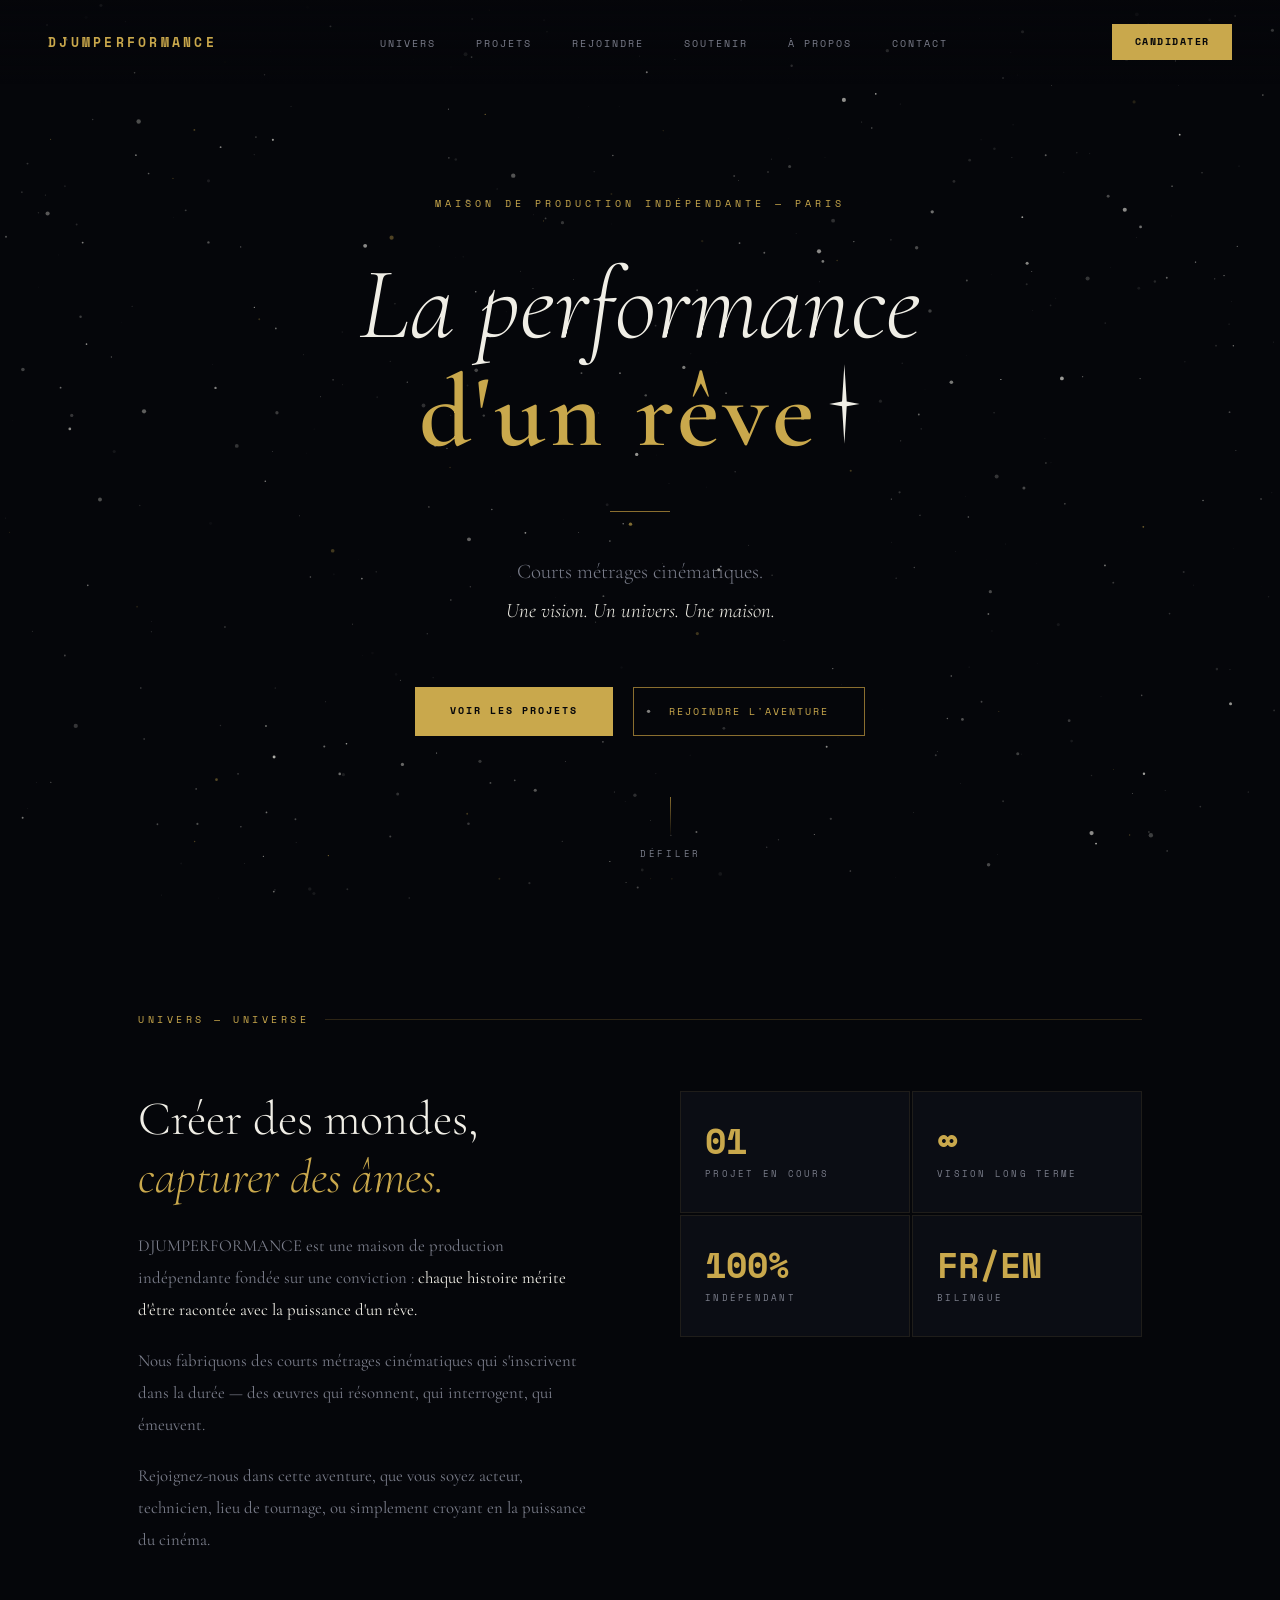
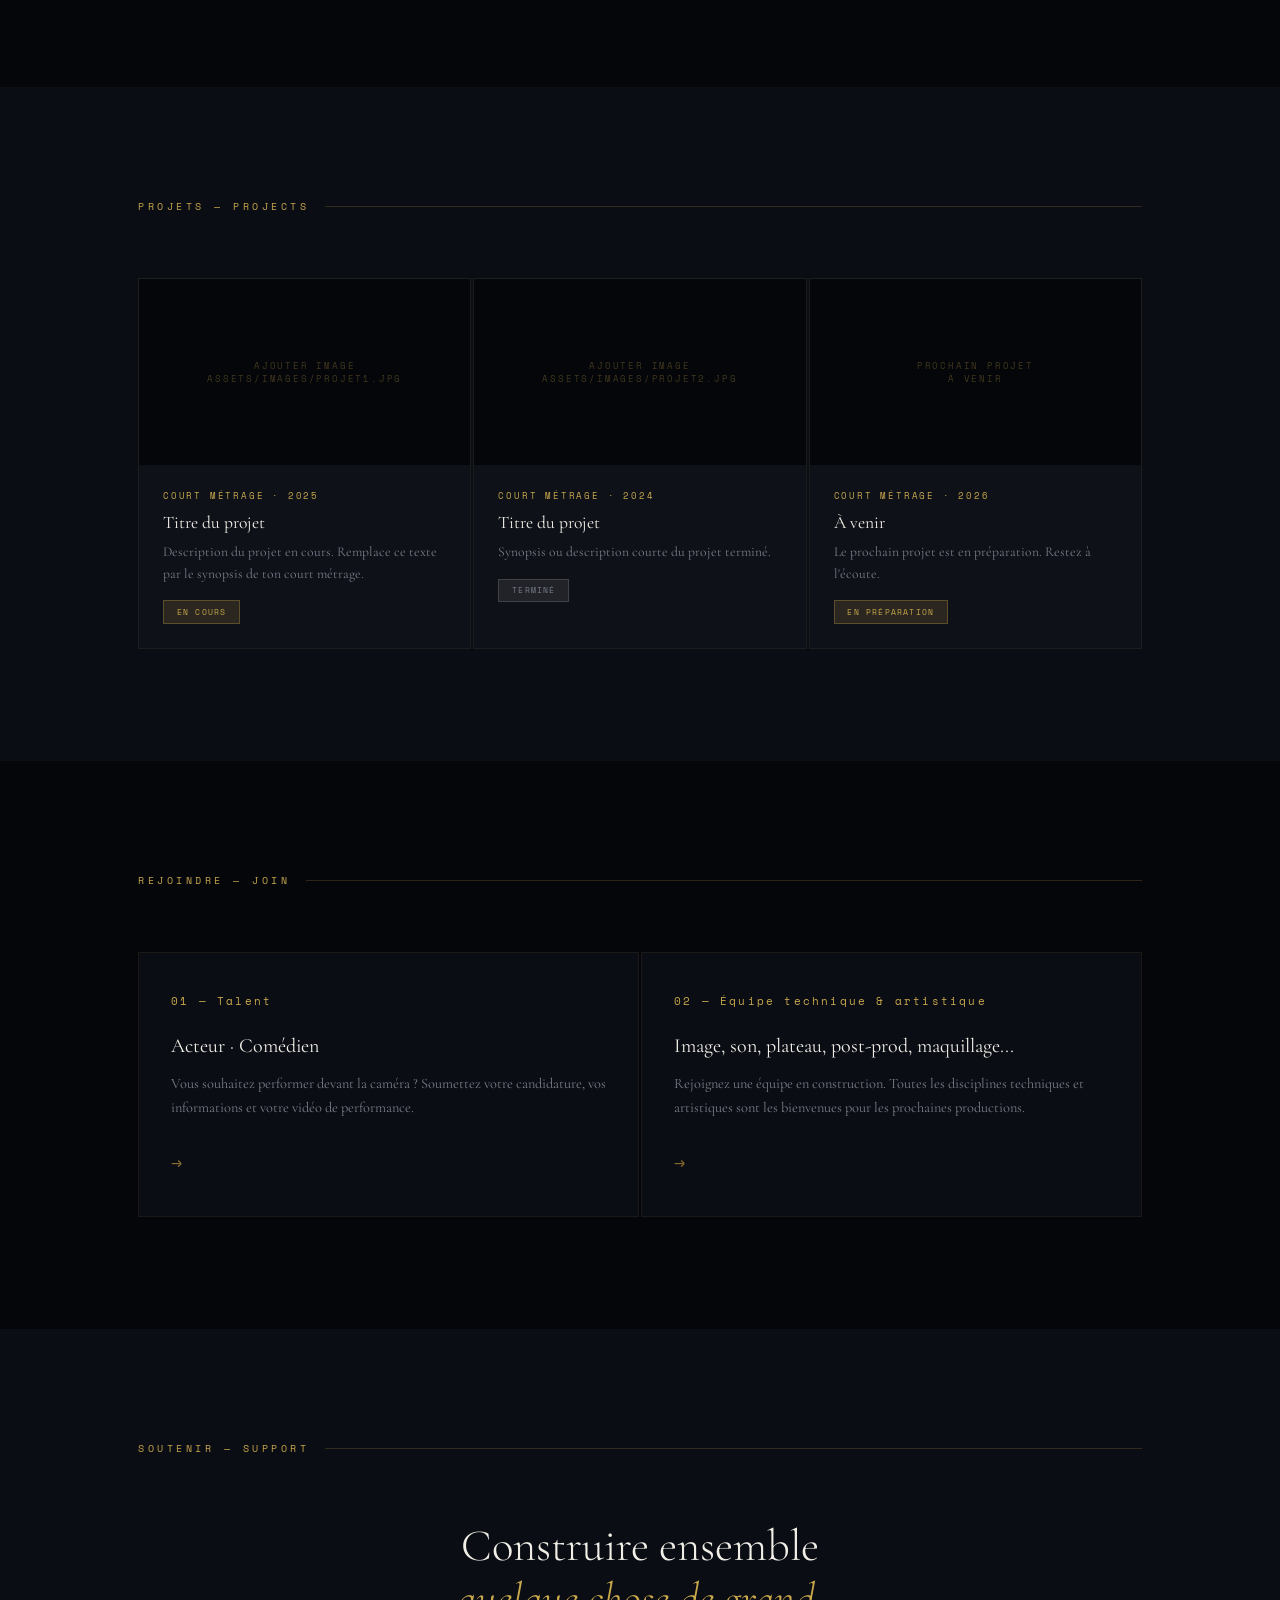
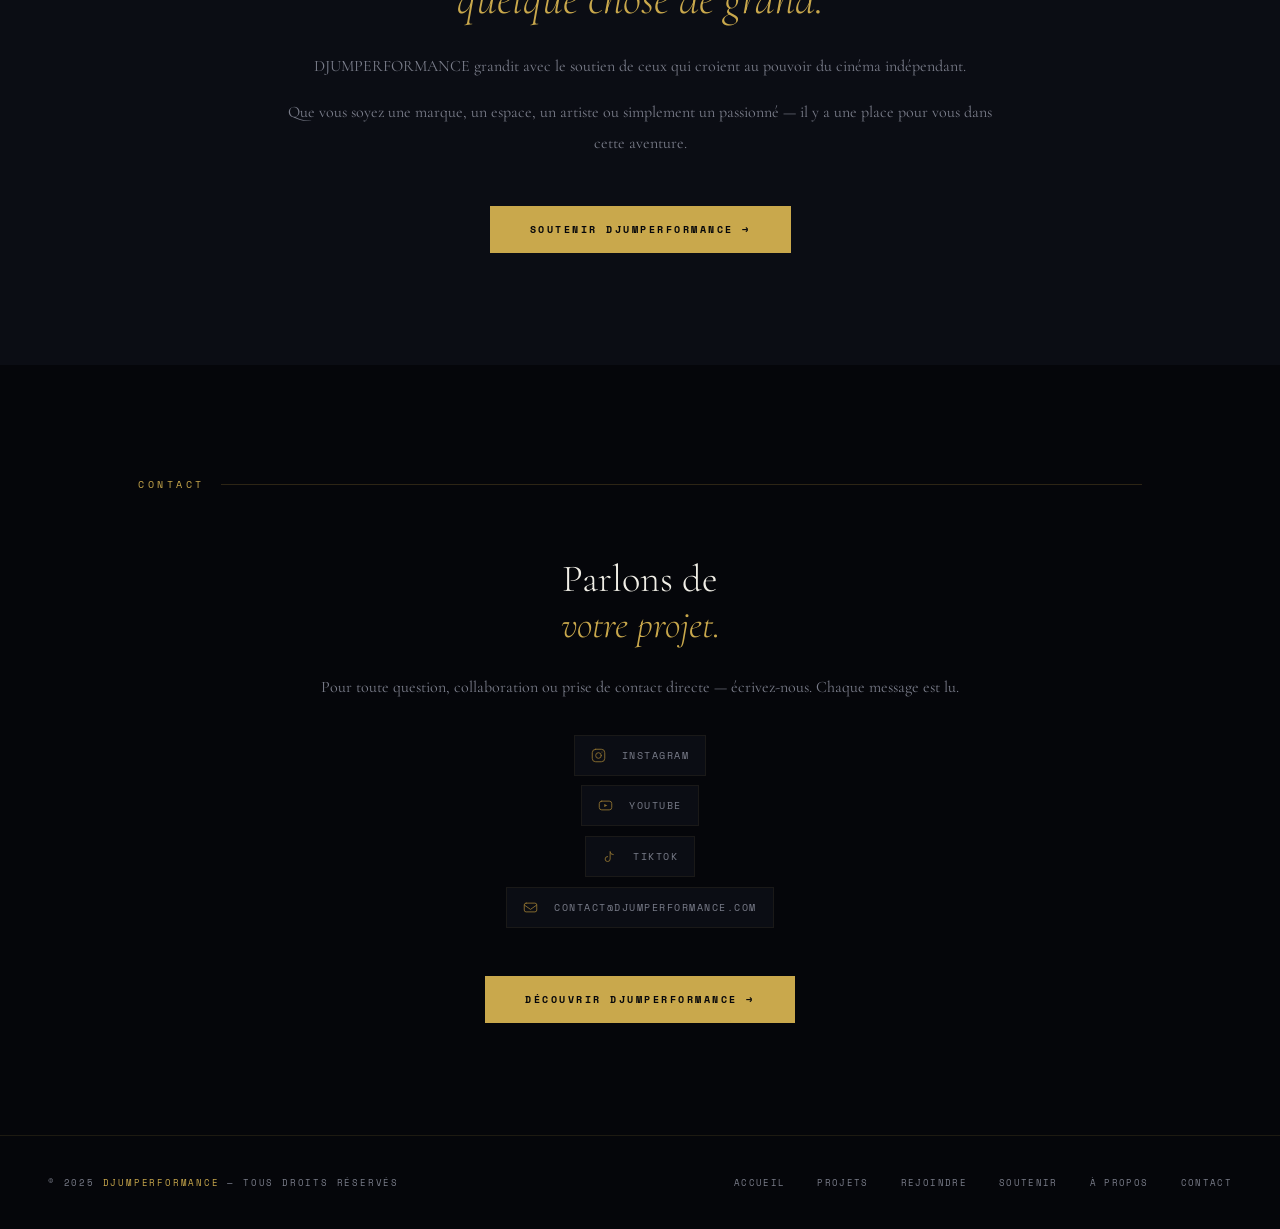
<file: index.html>
<!DOCTYPE html>
<html lang="fr">
<head>
<meta charset="UTF-8">
<meta name="viewport" content="width=device-width, initial-scale=1.0">
<meta name="description" content="DJUMPERFORMANCE — Maison de production indépendante. Courts métrages cinématiques. La performance d'un rêve.">
<meta name="keywords" content="maison de production, courts métrages, cinéma, DJUMPERFORMANCE">
<meta property="og:title" content="DJUMPERFORMANCE">
<meta property="og:description" content="La performance d'un rêve — Maison de production indépendante">
<meta property="og:url" content="https://djumperformance.com">
<meta property="og:image" content="https://djumperformance.com/assets/images/og-cover.jpg">
<meta http-equiv="Content-Security-Policy" content="upgrade-insecure-requests">

<!-- ══ FAVICON ══ -->
<link rel="icon" type="image/png" sizes="32x32" href="favicon-32.png">
<link rel="icon" type="image/png" sizes="512x512" href="favicon-512.png">
<link rel="apple-touch-icon" sizes="180x180" href="favicon-180.png">
<link rel="shortcut icon" href="favicon.ico">

<title>DJUMPERFORMANCE — La performance d'un rêve</title>
<link rel="preconnect" href="https://fonts.googleapis.com">
<link rel="preconnect" href="https://fonts.gstatic.com" crossorigin>
<link href="https://fonts.googleapis.com/css2?family=Cormorant+Garamond:ital,wght@0,300;0,400;0,600;1,300;1,400&family=Space+Mono:wght@400;700&display=swap" rel="stylesheet">
<link rel="stylesheet" href="assets/css/tokens.css">
<link rel="stylesheet" href="assets/css/global.css">
<style>
  /* ─── HERO ─── */
  #accueil {
    position: relative; z-index: 1;
    min-height: 100vh; display: flex; flex-direction: column;
    align-items: center; justify-content: center; text-align: center;
    padding: 6rem 2rem 4rem;
  }
  .hero-eyebrow {
    font-family: var(--mono); font-size: 10px; letter-spacing: 0.4em;
    color: var(--gold); text-transform: uppercase; margin-bottom: 2.5rem;
    opacity: 0; animation: fadeUp 1s ease 0.3s forwards;
  }
  .hero-title {
    font-family: var(--serif); font-weight: 300; font-style: italic;
    font-size: clamp(3rem, 8vw, 7rem); line-height: 1.05;
    color: var(--star-white); margin-bottom: 0.3rem;
    opacity: 0; animation: fadeUp 1.2s ease 0.5s forwards;
  }
  .hero-title-bold {
    font-weight: 600; font-style: normal;
    font-size: clamp(3rem, 8vw, 7rem); line-height: 1.05;
    color: var(--gold);
    opacity: 0; animation: fadeUp 1.2s ease 0.7s forwards;
    letter-spacing: 0.04em;
  }
  .hero-divider {
    width: 60px; height: 1px; background: var(--gold-dim);
    margin: 2.5rem auto;
    opacity: 0; animation: fadeUp 1s ease 0.9s forwards;
  }
  .hero-sub {
    font-family: var(--serif); font-weight: 300; font-size: clamp(1rem, 2.5vw, 1.3rem);
    color: var(--text-muted); max-width: 520px; line-height: 1.9;
    opacity: 0; animation: fadeUp 1s ease 1.1s forwards;
  }
  .hero-sub em { color: var(--star-white); font-style: italic; }
  .hero-actions {
    display: flex; gap: 1.2rem; margin-top: 3.5rem; flex-wrap: wrap; justify-content: center;
    opacity: 0; animation: fadeUp 1s ease 1.3s forwards;
  }
  .scroll-hint {
    position: absolute; bottom: 2.5rem; left: 50%; transform: translateX(-50%);
    font-family: var(--mono); font-size: 9px; letter-spacing: 0.3em;
    color: var(--text-muted); text-transform: uppercase;
    display: flex; flex-direction: column; align-items: center; gap: 0.6rem;
    opacity: 0; animation: fadeUp 1s ease 1.6s forwards;
  }
  .scroll-line { width: 1px; height: 40px; background: linear-gradient(to bottom, var(--gold-dim), transparent); animation: scrollPulse 2s ease-in-out infinite; }

  /* ─── ÉTOILE SIGNATURE ─── */
  .hero-star {
    display: inline-block;
    vertical-align: baseline;
    height: 0.8em;
    width: auto;
    will-change: transform;
    margin-left: 0.1em;
  }
  .hero-star__svg {
    display: block;
    height: 100%;
    width: auto;
    animation: starShimmer 2s ease-in-out infinite;
    transform-origin: center;
  }
  @keyframes starShimmer {
    0%, 100% {
      opacity: 0.4;
      transform: scale(0.9);
      filter: drop-shadow(0 0 3px rgba(240,238,230,0.15));
    }
    50% {
      opacity: 1;
      transform: scale(1.1);
      filter: drop-shadow(0 0 8px rgba(240,238,230,0.6));
    }
  }

  /* ─── UNIVERS ─── */
  #univers { background: var(--bg); }
  .univers-grid { display: grid; grid-template-columns: 1fr 1fr; gap: 5rem; align-items: start; }
  .univers-text h2 {
    font-family: var(--serif); font-weight: 300; font-size: clamp(2rem, 4vw, 3rem);
    line-height: 1.2; margin-bottom: 1.5rem;
  }
  .univers-text h2 em { font-style: italic; color: var(--gold); }
  .univers-text p {
    font-family: var(--serif); font-size: 1.05rem; line-height: 1.9;
    color: var(--text-muted); margin-bottom: 1.2rem;
  }
  .univers-text p strong { color: var(--star-white); font-weight: 400; }
  .stats-grid { display: grid; grid-template-columns: 1fr 1fr; gap: 2px; }
  .stat-card {
    background: var(--bg2); padding: 2rem 1.5rem;
    border: 1px solid rgba(201,168,76,0.1); transition: border-color 0.3s;
  }
  .stat-card:hover { border-color: rgba(201,168,76,0.35); }
  .stat-num { font-family: var(--mono); font-size: 2.2rem; font-weight: 700; color: var(--gold); line-height: 1; margin-bottom: 0.5rem; }
  .stat-label { font-family: var(--mono); font-size: 9px; letter-spacing: 0.25em; color: var(--text-muted); text-transform: uppercase; }

  /* ─── PROJETS ─── */
  #projets { background: var(--bg2); }
  .projets-grid { display: grid; grid-template-columns: repeat(3, 1fr); gap: 2px; margin-top: 0; }
  .projet-card {
    background: var(--bg3); border: 1px solid rgba(201,168,76,0.08);
    overflow: hidden; cursor: pointer; transition: border-color 0.3s;
    position: relative;
  }
  .projet-card:hover { border-color: rgba(201,168,76,0.3); }
  .projet-thumb {
    width: 100%; aspect-ratio: 16/9; background: var(--bg);
    display: flex; align-items: center; justify-content: center;
    position: relative; overflow: hidden;
  }
  .projet-thumb-placeholder {
    font-family: var(--mono); font-size: 9px; letter-spacing: 0.2em;
    color: rgba(201,168,76,0.3); text-transform: uppercase;
    text-align: center;
  }
  .projet-thumb img { width: 100%; height: 100%; object-fit: cover; transition: transform 0.5s ease; }
  .projet-card:hover .projet-thumb img { transform: scale(1.04); }
  .projet-info { padding: 1.5rem; }
  .projet-tag {
    font-family: var(--mono); font-size: 9px; letter-spacing: 0.2em;
    color: var(--gold); text-transform: uppercase; margin-bottom: 0.6rem; display: block;
  }
  .projet-title { font-family: var(--serif); font-size: 1.1rem; font-weight: 400; margin-bottom: 0.5rem; }
  .projet-desc { font-family: var(--serif); font-size: 0.85rem; color: var(--text-muted); line-height: 1.6; }
  .projet-status {
    display: inline-block; margin-top: 1rem;
    font-family: var(--mono); font-size: 8px; letter-spacing: 0.15em;
    padding: 0.3rem 0.8rem; text-transform: uppercase;
  }
  .status-en-cours { background: rgba(201,168,76,0.15); color: var(--gold); border: 1px solid rgba(201,168,76,0.3); }
  .status-termine { background: rgba(240,238,230,0.08); color: var(--text-muted); border: 1px solid rgba(240,238,230,0.15); }

  /* ─── REJOINDRE ─── */
  #rejoindre { background: var(--bg); }
  .cards-grid { display: grid; grid-template-columns: repeat(2, 1fr); gap: 2px; }
  .card {
    background: var(--bg2); border: 1px solid rgba(201,168,76,0.08);
    padding: 2.5rem 2rem; cursor: pointer; transition: border-color 0.3s, transform 0.3s;
    position: relative; overflow: hidden; text-decoration: none; display: block; color: inherit;
  }
  .card::before {
    content: ''; position: absolute; top: 0; left: 0; right: 0; height: 1px;
    background: var(--gold); transform: scaleX(0); transform-origin: left;
    transition: transform 0.4s ease;
  }
  .card:hover { border-color: rgba(201,168,76,0.25); transform: translateY(-4px); }
  .card:hover::before { transform: scaleX(1); }
  .card-icon { font-family: var(--mono); font-size: 11px; letter-spacing: 0.2em; color: var(--gold); margin-bottom: 1.5rem; display: block; }
  .card h3 { font-family: var(--serif); font-weight: 400; font-size: 1.25rem; color: var(--star-white); margin-bottom: 0.8rem; line-height: 1.3; }
  .card p { font-family: var(--serif); font-size: 0.9rem; line-height: 1.7; color: var(--text-muted); }
  .card-arrow { font-family: var(--mono); font-size: 18px; color: var(--gold-dim); margin-top: 1.8rem; display: block; transition: transform 0.3s, color 0.3s; }
  .card:hover .card-arrow { transform: translateX(6px); color: var(--gold); }

  /* ─── SOUTENIR ─── */
  #soutenir { background: var(--bg2); }
  .soutenir-grid { display: grid; grid-template-columns: 1fr 1fr; gap: 4rem; align-items: center; }
  .soutenir-text h2 { font-family: var(--serif); font-weight: 300; font-size: clamp(1.8rem, 3.5vw, 2.8rem); line-height: 1.2; margin-bottom: 1.5rem; }
  .soutenir-text h2 em { color: var(--gold); font-style: italic; }
  .soutenir-text p { font-family: var(--serif); font-size: 1rem; color: var(--text-muted); line-height: 1.9; margin-bottom: 1rem; }
  .soutenir-options { display: flex; flex-direction: column; gap: 2px; }
  .soutenir-option {
    background: var(--bg3); border: 1px solid rgba(201,168,76,0.08);
    padding: 1.5rem 2rem; display: flex; align-items: center; justify-content: space-between;
    cursor: pointer; transition: border-color 0.3s; text-decoration: none;
  }
  .soutenir-option:hover { border-color: rgba(201,168,76,0.3); }
  .soutenir-option-label { font-family: var(--mono); font-size: 10px; letter-spacing: 0.2em; color: var(--star-white); text-transform: uppercase; }
  .soutenir-option-sub { font-family: var(--serif); font-size: 0.85rem; color: var(--text-muted); margin-top: 0.2rem; }
  .soutenir-option-arrow { font-family: var(--mono); color: var(--gold-dim); font-size: 16px; transition: transform 0.3s; }
  .soutenir-option:hover .soutenir-option-arrow { transform: translateX(4px); color: var(--gold); }

  /* ─── BOUTON OR ─── */
  .btn-gold {
    font-family: var(--mono); font-size: 10px; letter-spacing: 0.25em;
    background: var(--gold); color: var(--bg); border: none;
    padding: 1rem 2.5rem; text-transform: uppercase; font-weight: 700;
    text-decoration: none; display: inline-block; transition: opacity 0.3s, box-shadow 0.4s, transform 0.2s;
  }
  .btn-gold:hover { opacity: 0.85; transform: translateY(-1px); box-shadow: 0 0 16px rgba(201,168,76,0.5), 0 0 40px rgba(201,168,76,0.22); }

  /* ─── CONTACT ─── */
  #contact { background: var(--bg); }
  .contact-grid { display: grid; grid-template-columns: 1fr 1.4fr; gap: 5rem; align-items: start; }
  .contact-info h2 { font-family: var(--serif); font-weight: 300; font-size: clamp(1.8rem, 3vw, 2.5rem); line-height: 1.2; margin-bottom: 1.5rem; }
  .contact-info h2 em { color: var(--gold); font-style: italic; }
  .contact-info p { font-family: var(--serif); font-size: 1rem; color: var(--text-muted); line-height: 1.9; margin-bottom: 2rem; }
  .social-links { display: flex; flex-direction: column; gap: 0.6rem; }
  .social-link {
    font-family: var(--mono); font-size: 10px; letter-spacing: 0.15em;
    color: var(--text-muted); text-decoration: none; text-transform: uppercase;
    display: flex; align-items: center; gap: 1rem;
    padding: 0.75rem 1rem;
    border: 1px solid rgba(201,168,76,0.08);
    background: var(--bg2);
    transition: color 0.3s, border-color 0.3s, background 0.3s, box-shadow 0.4s, transform 0.2s;
  }
  .social-link:hover {
    color: var(--gold); border-color: rgba(201,168,76,0.35);
    background: rgba(201,168,76,0.04); transform: translateX(4px);
    box-shadow: 0 0 12px rgba(201,168,76,0.2), inset 0 0 20px rgba(201,168,76,0.03);
  }
  .social-icon { width: 15px; height: 15px; flex-shrink: 0; color: var(--gold-dim); transition: color 0.3s; }
  .social-link:hover .social-icon { color: var(--gold); }
  .contact-form { display: flex; flex-direction: column; gap: 1.5rem; }
  .form-group { display: flex; flex-direction: column; gap: 0.5rem; }
  .form-label { font-family: var(--mono); font-size: 9px; letter-spacing: 0.25em; color: var(--gold); text-transform: uppercase; }
  .form-input, .form-textarea {
    background: var(--bg2); border: 1px solid rgba(201,168,76,0.15);
    color: var(--star-white); font-family: var(--serif); font-size: 1rem;
    padding: 0.9rem 1rem; outline: none; transition: border-color 0.3s;
    width: 100%;
  }
  .form-input:focus, .form-textarea:focus { border-color: var(--gold); }
  .form-textarea { resize: vertical; min-height: 120px; }
  .form-input::placeholder, .form-textarea::placeholder { color: var(--text-muted); font-style: italic; }
  .form-submit {
    font-family: var(--mono); font-size: 10px; letter-spacing: 0.2em;
    background: var(--gold); color: var(--bg); border: none; cursor: pointer;
    padding: 1rem 2rem; text-transform: uppercase; font-weight: 700;
    align-self: flex-start; transition: opacity 0.3s, box-shadow 0.4s, transform 0.2s;
  }
  .form-submit:hover {
    opacity: 0.92; transform: translateY(-1px);
    box-shadow: 0 0 16px rgba(201,168,76,0.55), 0 0 40px rgba(201,168,76,0.22);
  }

  /* ─── ANIMATIONS ─── */
  @keyframes scrollPulse {
    0%, 100% { opacity: 0.3; } 50% { opacity: 1; }
  }

  /* ─── RESPONSIVE MOBILE ─── */
  @media (max-width: 768px) {
    .univers-grid, .soutenir-grid, .contact-grid { grid-template-columns: 1fr; gap: 3rem; }
    .projets-grid, .cards-grid { grid-template-columns: 1fr; }
  }
</style>
</head>
<body>

<!-- ░░ CANVAS ÉTOILÉ ░░ -->
<canvas id="star-canvas"></canvas>

<!-- ░░ NAVIGATION ░░ -->
<nav>
  <a class="logo" href="#accueil">DJUMPERFORMANCE</a>
  <ul class="nav-links">
    <li><a href="#univers">Univers</a></li>
    <li><a href="#projets">Projets</a></li>
    <li><a href="#rejoindre">Rejoindre</a></li>
    <li><a href="soutenir.html">Soutenir</a></li>
    <li><a href="a-propos.html">À propos</a></li>
    <li><a href="#contact">Contact</a></li>
  </ul>
  <a class="nav-cta" href="#rejoindre">Candidater</a>
  <button class="hamburger" onclick="openMenu()" aria-label="Menu">
    <span></span><span></span><span></span>
  </button>
</nav>

<!-- ░░ MENU MOBILE ░░ -->
<div class="mobile-menu" id="mobileMenu">
  <button class="mobile-close" onclick="closeMenu()">✕</button>
  <a href="#accueil" onclick="closeMenu()">Accueil</a>
  <a href="#univers" onclick="closeMenu()">Univers</a>
  <a href="#projets" onclick="closeMenu()">Projets</a>
  <a href="#rejoindre" onclick="closeMenu()">Rejoindre</a>
  <a href="soutenir.html">Soutenir</a>
  <a href="a-propos.html">À propos</a>
  <a href="#contact" onclick="closeMenu()">Contact</a>
</div>

<!-- ░░ HERO ░░ -->
<section id="accueil">
  <p class="hero-eyebrow">Maison de production indépendante — Paris</p>
  <h1 class="hero-title">La performance<br>
    <span class="hero-title-bold">d'un rêve<span class="hero-star" id="hero-star" aria-hidden="true"><svg class="hero-star__svg" viewBox="0 0 56 140" xmlns="http://www.w3.org/2000/svg"><polygon points="28,2 32,66 54,70 32,74 28,138 24,74 2,70 24,66" fill="var(--star-white)"/></svg></span></span>
  </h1>
  <div class="hero-divider"></div>
  <p class="hero-sub">
    Courts métrages cinématiques.<br>
    <em>Une vision. Un univers. Une maison.</em>
  </p>
  <div class="hero-actions">
    <a class="btn-primary" href="#projets">Voir les projets</a>
    <a class="btn-secondary" href="#rejoindre">Rejoindre l'aventure</a>
  </div>
  <div class="scroll-hint">
    <div class="scroll-line"></div>
    <span>Défiler</span>
  </div>
</section>

<!-- ░░ UNIVERS ░░ -->
<section id="univers">
  <div class="section-inner">
    <div class="section-label">Univers — Universe</div>
    <div class="univers-grid">
      <div class="univers-text">
        <h2>Créer des mondes,<br><em>capturer des âmes.</em></h2>
        <p>DJUMPERFORMANCE est une maison de production indépendante fondée sur une conviction : <strong>chaque histoire mérite d'être racontée avec la puissance d'un rêve.</strong></p>
        <p>Nous fabriquons des courts métrages cinématiques qui s'inscrivent dans la durée — des œuvres qui résonnent, qui interrogent, qui émeuvent.</p>
        <p>Rejoignez-nous dans cette aventure, que vous soyez acteur, technicien, lieu de tournage, ou simplement croyant en la puissance du cinéma.</p>
      </div>
      <div class="stats-grid">
        <div class="stat-card">
          <div class="stat-num">01</div>
          <div class="stat-label">Projet en cours</div>
        </div>
        <div class="stat-card">
          <div class="stat-num">∞</div>
          <div class="stat-label">Vision long terme</div>
        </div>
        <div class="stat-card">
          <div class="stat-num">100%</div>
          <div class="stat-label">Indépendant</div>
        </div>
        <div class="stat-card">
          <div class="stat-num">FR/EN</div>
          <div class="stat-label">Bilingue</div>
        </div>
      </div>
    </div>
  </div>
</section>

<!-- ░░ PROJETS ░░ -->
<section id="projets">
  <div class="section-inner">
    <div class="section-label">Projets — Projects</div>
    <div class="projets-grid">

      <div class="projet-card">
        <div class="projet-thumb">
          <!-- <img src="assets/images/projet1.jpg" alt="Projet en cours"> -->
          <div class="projet-thumb-placeholder">
            Ajouter image<br>assets/images/projet1.jpg
          </div>
        </div>
        <div class="projet-info">
          <span class="projet-tag">Court métrage · 2025</span>
          <h3 class="projet-title">Titre du projet</h3>
          <p class="projet-desc">Description du projet en cours. Remplace ce texte par le synopsis de ton court métrage.</p>
          <span class="projet-status status-en-cours">En cours</span>
        </div>
      </div>

      <div class="projet-card">
        <div class="projet-thumb">
          <!-- <img src="assets/images/projet2.jpg" alt="Projet 2"> -->
          <div class="projet-thumb-placeholder">
            Ajouter image<br>assets/images/projet2.jpg
          </div>
        </div>
        <div class="projet-info">
          <span class="projet-tag">Court métrage · 2024</span>
          <h3 class="projet-title">Titre du projet</h3>
          <p class="projet-desc">Synopsis ou description courte du projet terminé.</p>
          <span class="projet-status status-termine">Terminé</span>
        </div>
      </div>

      <div class="projet-card">
        <div class="projet-thumb">
          <div class="projet-thumb-placeholder">
            Prochain projet<br>à venir
          </div>
        </div>
        <div class="projet-info">
          <span class="projet-tag">Court métrage · 2026</span>
          <h3 class="projet-title">À venir</h3>
          <p class="projet-desc">Le prochain projet est en préparation. Restez à l'écoute.</p>
          <span class="projet-status status-en-cours">En préparation</span>
        </div>
      </div>

    </div>
  </div>
</section>

<!-- ░░ REJOINDRE ░░ -->
<section id="rejoindre">
  <div class="section-inner">
    <div class="section-label">Rejoindre — Join</div>
    <div class="cards-grid">

      <a class="card" href="candidature-talent.html">
        <span class="card-icon">01 — Talent</span>
        <h3>Acteur · Comédien</h3>
        <p>Vous souhaitez performer devant la caméra ? Soumettez votre candidature, vos informations et votre vidéo de performance.</p>
        <span class="card-arrow">→</span>
      </a>

      <a class="card" href="candidature-equipe.html">
        <span class="card-icon">02 — Équipe technique & artistique</span>
        <h3>Image, son, plateau, post-prod, maquillage...</h3>
        <p>Rejoignez une équipe en construction. Toutes les disciplines techniques et artistiques sont les bienvenues pour les prochaines productions.</p>
        <span class="card-arrow">→</span>
      </a>

    </div>
  </div>
</section>

<!-- ░░ SOUTENIR ░░ -->
<section id="soutenir">
  <div class="section-inner">
    <div class="section-label">Soutenir — Support</div>
    <div class="soutenir-text" style="text-align:center; max-width:720px; margin:0 auto;">
      <h2>Construire ensemble<br><em>quelque chose de grand.</em></h2>
      <p>DJUMPERFORMANCE grandit avec le soutien de ceux qui croient au pouvoir du cinéma indépendant.</p>
      <p>Que vous soyez une marque, un espace, un artiste ou simplement un passionné — il y a une place pour vous dans cette aventure.</p>
    </div>
    <div style="text-align:center; margin-top:3rem;">
      <a class="btn-gold" href="soutenir.html">Soutenir DJUMPERFORMANCE →</a>
    </div>
  </div>
</section>

<!-- ░░ CONTACT ░░ -->
<section id="contact">
  <div class="section-inner">
    <div class="section-label">Contact</div>
    <div class="contact-info" style="text-align:center; max-width:720px; margin:0 auto;">
      <h2>Parlons de<br><em>votre projet.</em></h2>
      <p>Pour toute question, collaboration ou prise de contact directe — écrivez-nous. Chaque message est lu.</p>
      <div class="social-links" style="align-items:center;">

        <a class="social-link" href="https://www.instagram.com/justdjum?igsh=Z2FhcDdwaHFiNHlj" target="_blank" rel="noopener">
          <svg class="social-icon" viewBox="0 0 24 24" fill="none" stroke="currentColor" stroke-width="1.5" stroke-linecap="round" stroke-linejoin="round">
            <rect x="2" y="2" width="20" height="20" rx="5.5"/>
            <circle cx="12" cy="12" r="4.5"/>
            <circle cx="17.5" cy="6.5" r="0.8" fill="currentColor" stroke="none"/>
          </svg>
          Instagram
        </a>

        <a class="social-link" href="https://youtube.com/@djumperformance?si=x1jL27dJNmTPMySI" target="_blank" rel="noopener">
          <svg class="social-icon" viewBox="0 0 24 24" fill="none" stroke="currentColor" stroke-width="1.5" stroke-linecap="round" stroke-linejoin="round">
            <rect x="2" y="5" width="20" height="14" rx="4"/>
            <path d="M10 9.5L15 12L10 14.5V9.5Z" fill="currentColor" stroke="none"/>
          </svg>
          YouTube
        </a>

        <a class="social-link" href="https://www.tiktok.com/@djumperformance?_r=1&_t=ZN-95VSk4CAZwE" target="_blank" rel="noopener">
          <svg class="social-icon" viewBox="0 0 24 24" fill="none" stroke="currentColor" stroke-width="1.5" stroke-linecap="round" stroke-linejoin="round">
            <path d="M9 12a4 4 0 1 0 4 4V4a5 5 0 0 0 5 5"/>
          </svg>
          TikTok
        </a>

        <a class="social-link" href="mailto:contact@djumperformance.com">
          <svg class="social-icon" viewBox="0 0 24 24" fill="none" stroke="currentColor" stroke-width="1.5" stroke-linecap="round" stroke-linejoin="round">
            <rect x="2" y="5" width="20" height="14" rx="3"/>
            <path d="M2 8l10 7 10-7"/>
          </svg>
          contact@djumperformance.com
        </a>

      </div>

      <div style="margin-top:3rem;">
        <a class="btn-gold" href="a-propos.html">Découvrir DJUMPERFORMANCE →</a>
      </div>
    </div>
  </div>
</section>

<!-- ░░ FOOTER ░░ -->
<footer>
  <div>&copy; 2025 <span>DJUMPERFORMANCE</span> — Tous droits réservés</div>
  <div class="footer-links">
    <a href="#accueil">Accueil</a>
    <a href="#projets">Projets</a>
    <a href="#rejoindre">Rejoindre</a>
    <a href="soutenir.html">Soutenir</a>
    <a href="a-propos.html">À propos</a>
    <a href="#contact">Contact</a>
  </div>
</footer>

<!-- ░░ SCRIPTS ░░ -->
<script src="assets/js/nav.js"></script>
<script src="assets/js/stars.js"></script>
<script src="assets/js/star-signature.js"></script>
<script>
  // Nav active au scroll
  const sections = document.querySelectorAll('section[id]');
  const navLinks = document.querySelectorAll('.nav-links a');
  window.addEventListener('scroll', () => {
    let current = '';
    sections.forEach(s => {
      if (window.scrollY >= s.offsetTop - 120) current = s.getAttribute('id');
    });
    navLinks.forEach(a => {
      a.style.color = a.getAttribute('href') === '#' + current
        ? 'var(--gold)'
        : 'var(--text-muted)';
    });
  });
</script>
</body>
</html>
</file>
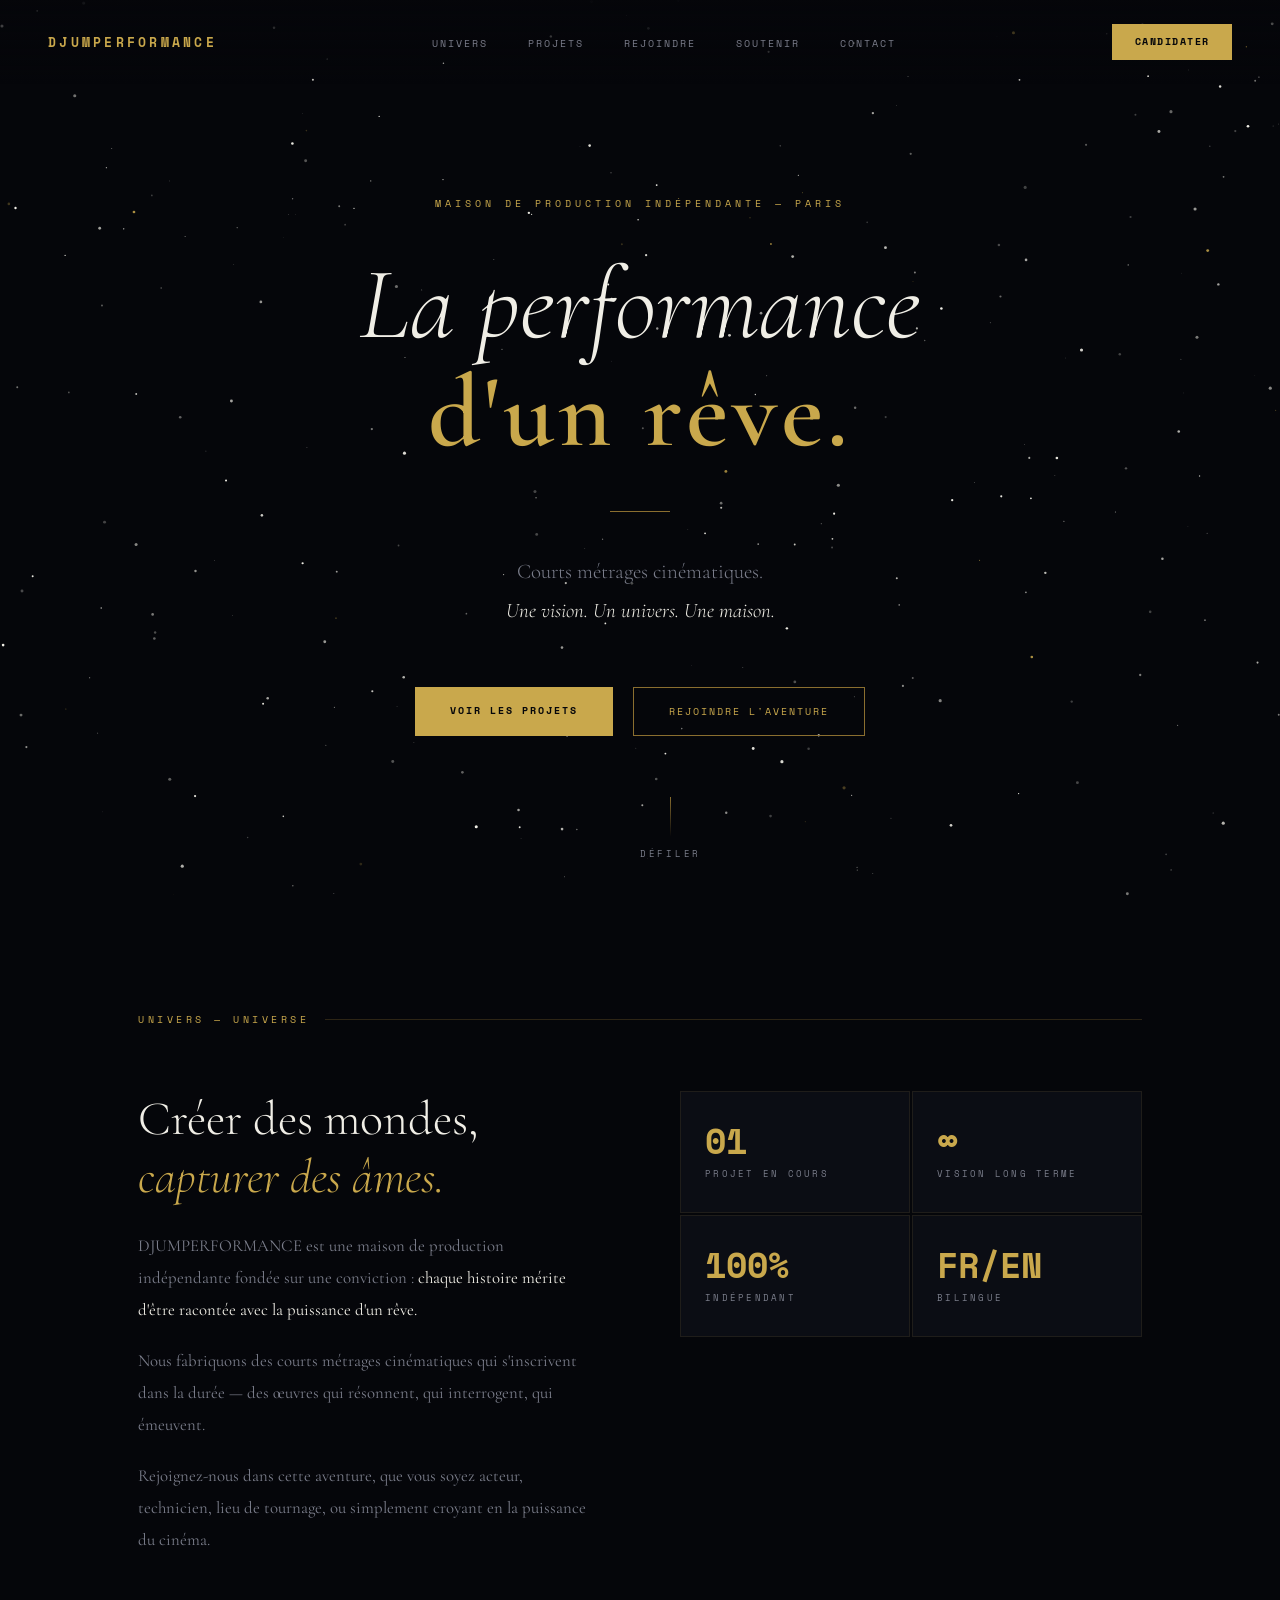
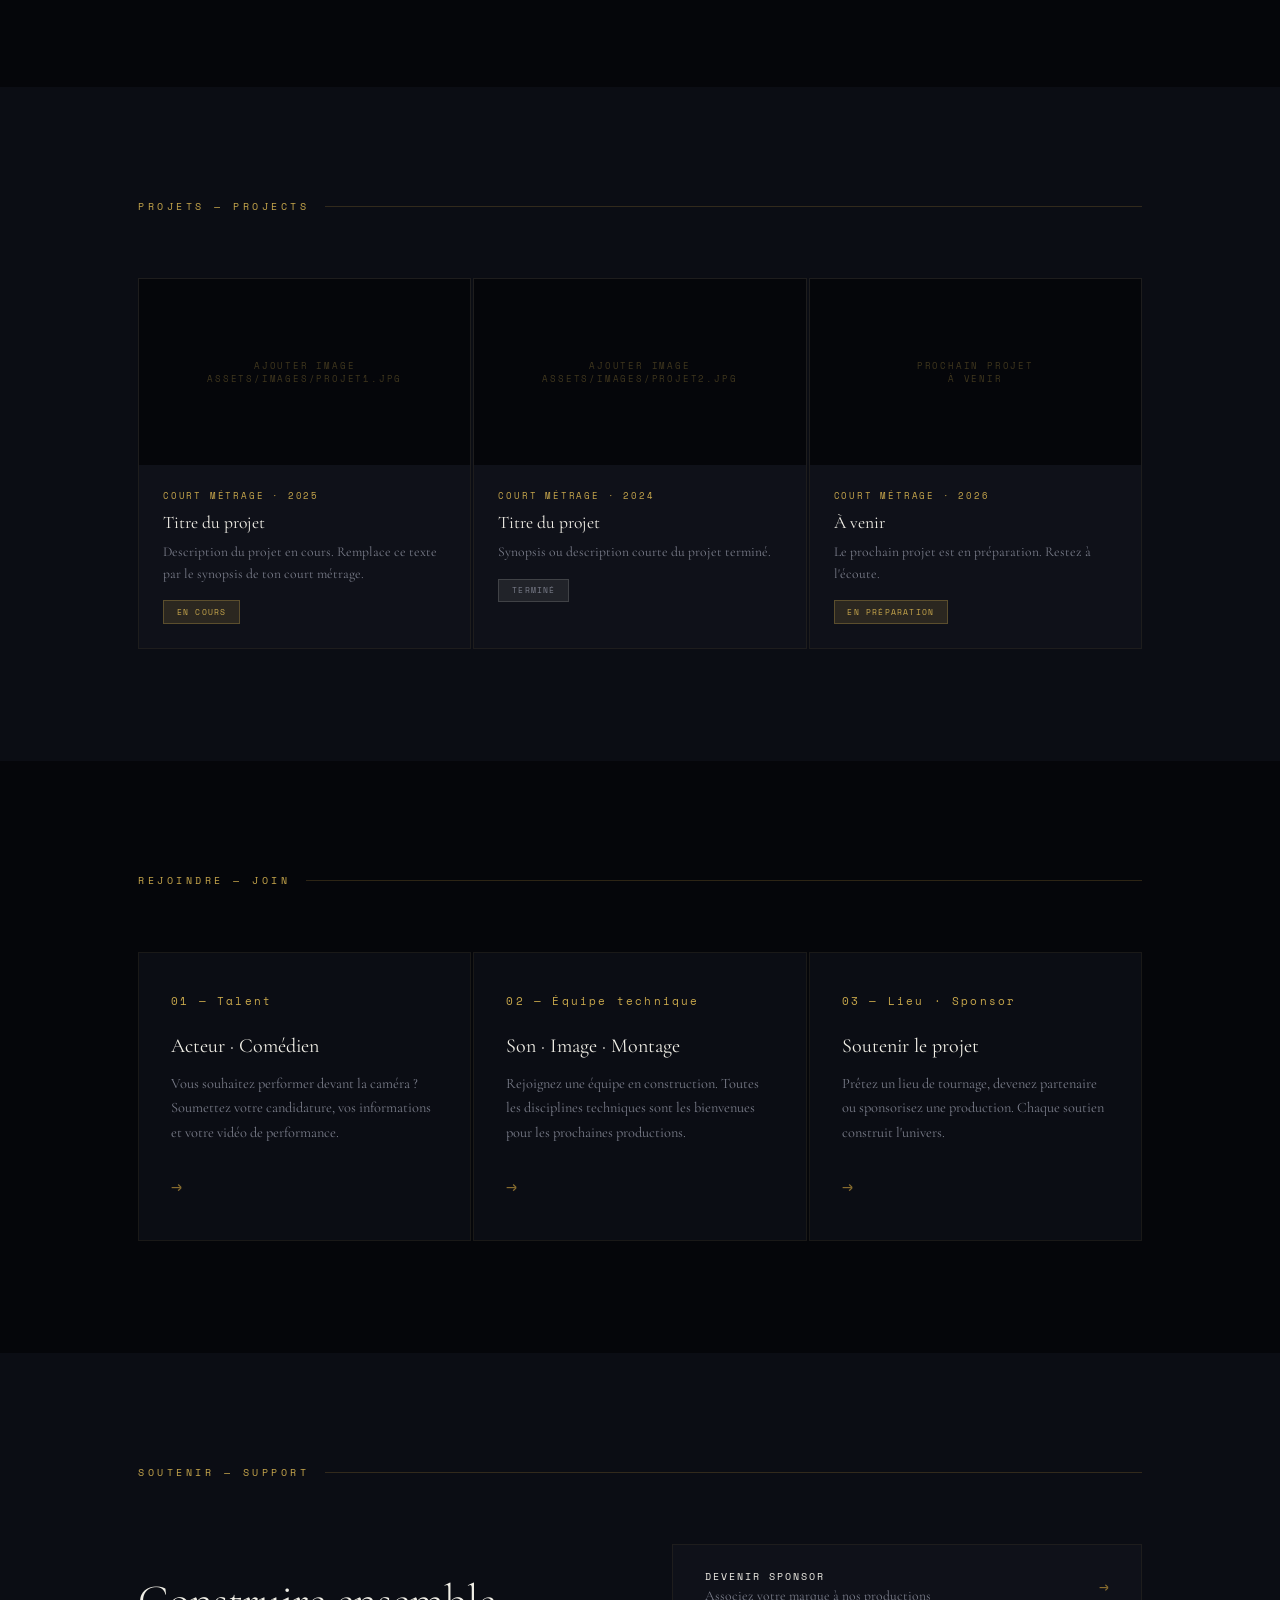
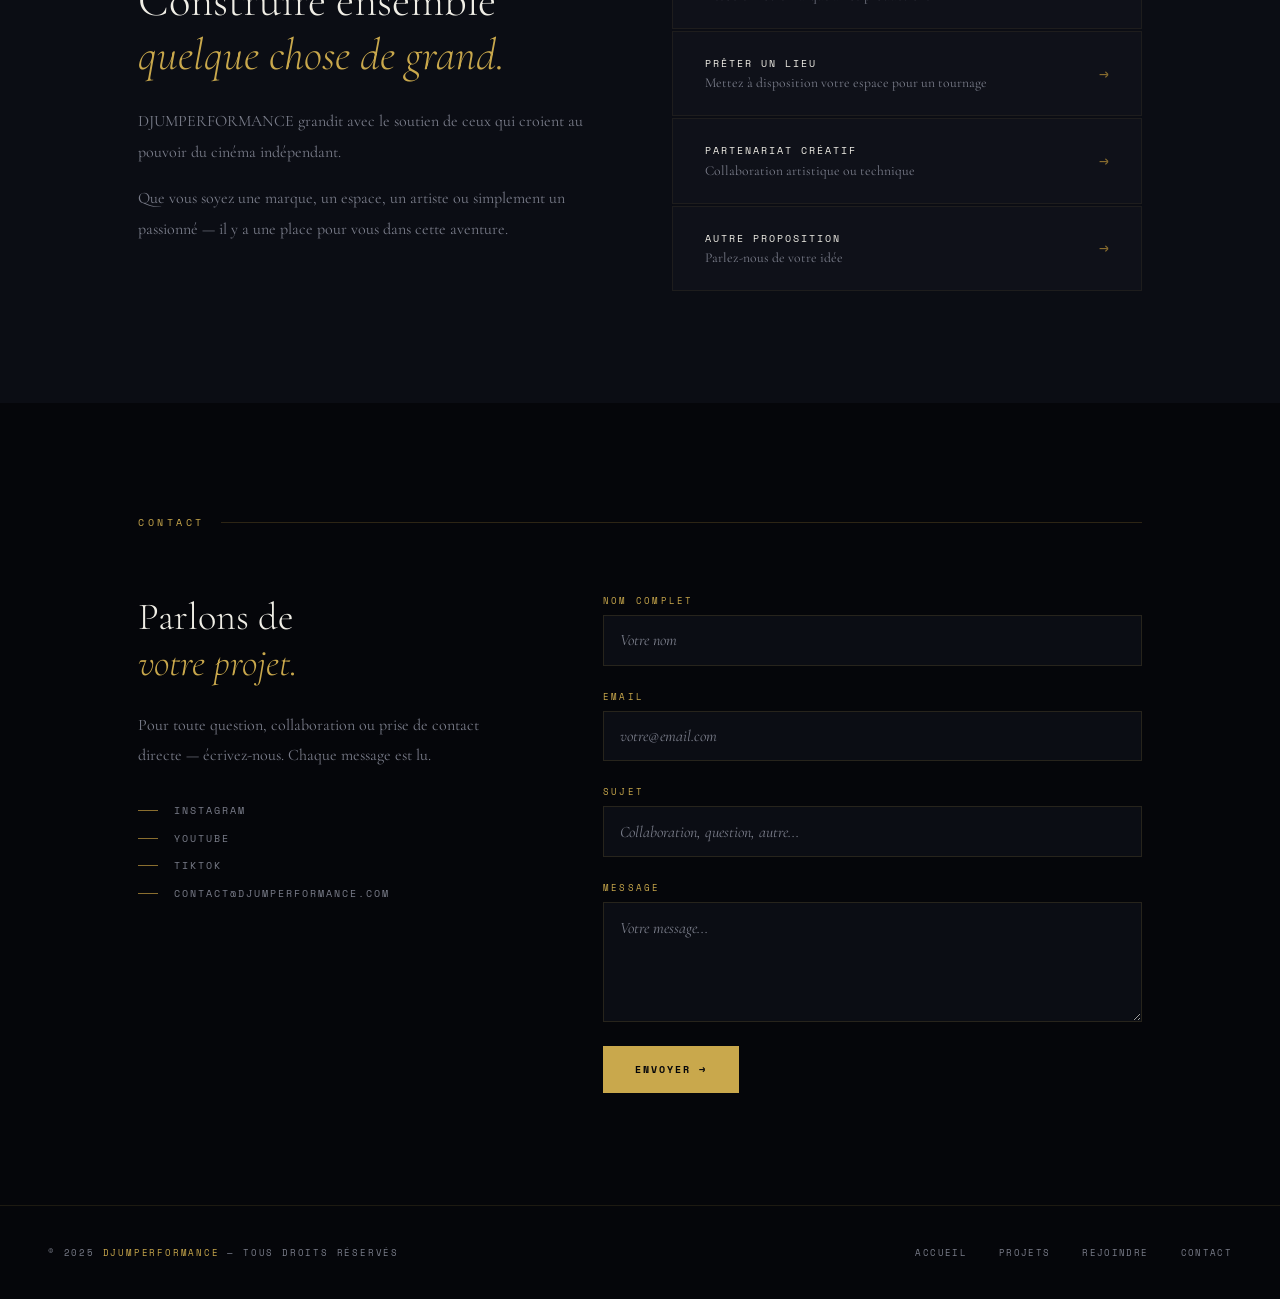
<file: assets/index.html>
<!DOCTYPE html>
<html lang="fr">
<head>
<meta charset="UTF-8">
<meta name="viewport" content="width=device-width, initial-scale=1.0">
<meta name="description" content="DJUMPERFORMANCE — Maison de production indépendante. Courts métrages cinématiques. La performance d'un rêve.">
<meta name="keywords" content="maison de production, courts métrages, cinéma, DJUMPERFORMANCE">
<meta property="og:title" content="DJUMPERFORMANCE">
<meta property="og:description" content="La performance d'un rêve — Maison de production indépendante">
<meta property="og:url" content="https://djumperformance.com">
<link rel="icon" type="image/png" sizes="32x32" href="favicon-32.png">
<link rel="icon" type="image/png" sizes="512x512" href="favicon-512.png">
<link rel="apple-touch-icon" sizes="180x180" href="favicon-180.png">
<link rel="shortcut icon" href="favicon.ico">
<title>DJUMPERFORMANCE — La performance d'un rêve</title>
<link rel="preconnect" href="https://fonts.googleapis.com">
<link rel="preconnect" href="https://fonts.gstatic.com" crossorigin>
<link href="https://fonts.googleapis.com/css2?family=Cormorant+Garamond:ital,wght@0,300;0,400;0,600;1,300;1,400&family=Space+Mono:wght@400;700&display=swap" rel="stylesheet">
<style>
  *, *::before, *::after { margin: 0; padding: 0; box-sizing: border-box; }

  :root {
    --gold: #C9A84C;
    --gold-dim: #8a6e2f;
    --gold-light: #e8c97a;
    --star-white: #F0EEE6;
    --bg: #05060A;
    --bg2: #0B0D14;
    --bg3: #0f1119;
    --text-muted: #7A7D8A;
    --serif: 'Cormorant Garamond', Georgia, serif;
    --mono: 'Space Mono', monospace;
  }

  html { scroll-behavior: smooth; }
  body { background: var(--bg); color: var(--star-white); font-family: var(--serif); min-height: 100vh; overflow-x: hidden; }

  /* ─── CANVAS ÉTOILÉ ─── */
  #star-canvas { position: fixed; inset: 0; z-index: 0; pointer-events: none; }

  /* ─── NAVIGATION ─── */
  nav {
    position: fixed; top: 0; left: 0; right: 0; z-index: 100;
    display: flex; align-items: center; justify-content: space-between;
    padding: 1.5rem 3rem;
    background: linear-gradient(to bottom, rgba(5,6,10,0.97) 0%, transparent 100%);
  }
  .logo {
    font-family: var(--mono); font-size: 13px; letter-spacing: 0.25em;
    color: var(--gold); text-transform: uppercase; font-weight: 700;
    text-decoration: none;
  }
  .nav-links { display: flex; gap: 2.5rem; list-style: none; }
  .nav-links a {
    font-family: var(--mono); font-size: 10px; letter-spacing: 0.2em;
    color: var(--text-muted); text-transform: uppercase; text-decoration: none;
    transition: color 0.3s;
  }
  .nav-links a:hover { color: var(--gold); }
  .nav-cta {
    font-family: var(--mono); font-size: 10px; letter-spacing: 0.15em;
    color: var(--bg); background: var(--gold); border: none; cursor: pointer;
    padding: 0.65rem 1.4rem; text-transform: uppercase; font-weight: 700;
    text-decoration: none; transition: opacity 0.3s; display: inline-block;
  }
  .nav-cta:hover { opacity: 0.85; }

  /* ─── HAMBURGER ─── */
  .hamburger { display: none; flex-direction: column; gap: 5px; cursor: pointer; background: none; border: none; padding: 4px; }
  .hamburger span { width: 24px; height: 1px; background: var(--gold); display: block; transition: all 0.3s; }
  .mobile-menu {
    display: none; position: fixed; inset: 0; z-index: 200;
    background: rgba(5,6,10,0.99); flex-direction: column;
    align-items: center; justify-content: center; gap: 2.5rem;
  }
  .mobile-menu.open { display: flex; }
  .mobile-menu a {
    font-family: var(--mono); font-size: 12px; letter-spacing: 0.3em;
    color: var(--star-white); text-transform: uppercase; text-decoration: none;
    transition: color 0.3s;
  }
  .mobile-menu a:hover { color: var(--gold); }
  .mobile-close { position: absolute; top: 1.5rem; right: 1.5rem; background: none; border: none; color: var(--gold); font-size: 1.5rem; cursor: pointer; font-family: var(--mono); }

  /* ─── HERO ─── */
  #accueil {
    position: relative; z-index: 1;
    min-height: 100vh; display: flex; flex-direction: column;
    align-items: center; justify-content: center; text-align: center;
    padding: 6rem 2rem 4rem;
  }
  .hero-eyebrow {
    font-family: var(--mono); font-size: 10px; letter-spacing: 0.4em;
    color: var(--gold); text-transform: uppercase; margin-bottom: 2.5rem;
    opacity: 0; animation: fadeUp 1s ease 0.3s forwards;
  }
  .hero-title {
    font-family: var(--serif); font-weight: 300; font-style: italic;
    font-size: clamp(3rem, 8vw, 7rem); line-height: 1.05;
    color: var(--star-white); margin-bottom: 0.3rem;
    opacity: 0; animation: fadeUp 1.2s ease 0.5s forwards;
  }
  .hero-title-bold {
    font-weight: 600; font-style: normal;
    font-size: clamp(3rem, 8vw, 7rem); line-height: 1.05;
    color: var(--gold); display: block;
    opacity: 0; animation: fadeUp 1.2s ease 0.7s forwards;
    letter-spacing: 0.04em;
  }
  .hero-divider {
    width: 60px; height: 1px; background: var(--gold-dim);
    margin: 2.5rem auto;
    opacity: 0; animation: fadeUp 1s ease 0.9s forwards;
  }
  .hero-sub {
    font-family: var(--serif); font-weight: 300; font-size: clamp(1rem, 2.5vw, 1.3rem);
    color: var(--text-muted); max-width: 520px; line-height: 1.9;
    opacity: 0; animation: fadeUp 1s ease 1.1s forwards;
  }
  .hero-sub em { color: var(--star-white); font-style: italic; }
  .hero-actions {
    display: flex; gap: 1.2rem; margin-top: 3.5rem; flex-wrap: wrap; justify-content: center;
    opacity: 0; animation: fadeUp 1s ease 1.3s forwards;
  }
  .btn-primary {
    font-family: var(--mono); font-size: 10px; letter-spacing: 0.2em;
    background: var(--gold); color: var(--bg); border: none; cursor: pointer;
    padding: 1rem 2.2rem; text-transform: uppercase; font-weight: 700;
    text-decoration: none; display: inline-block; transition: opacity 0.3s;
  }
  .btn-primary:hover { opacity: 0.85; }
  .btn-secondary {
    font-family: var(--mono); font-size: 10px; letter-spacing: 0.2em;
    background: transparent; color: var(--gold);
    border: 1px solid var(--gold-dim); cursor: pointer;
    padding: 1rem 2.2rem; text-transform: uppercase;
    text-decoration: none; display: inline-block;
    transition: border-color 0.3s, color 0.3s;
  }
  .btn-secondary:hover { border-color: var(--gold); color: var(--star-white); }
  .scroll-hint {
    position: absolute; bottom: 2.5rem; left: 50%; transform: translateX(-50%);
    font-family: var(--mono); font-size: 9px; letter-spacing: 0.3em;
    color: var(--text-muted); text-transform: uppercase;
    display: flex; flex-direction: column; align-items: center; gap: 0.6rem;
    opacity: 0; animation: fadeUp 1s ease 1.6s forwards;
  }
  .scroll-line { width: 1px; height: 40px; background: linear-gradient(to bottom, var(--gold-dim), transparent); animation: scrollPulse 2s ease-in-out infinite; }

  /* ─── SECTIONS ─── */
  section { position: relative; z-index: 1; }
  .section-inner { max-width: 1100px; margin: 0 auto; padding: 7rem 3rem; }
  .section-label {
    font-family: var(--mono); font-size: 10px; letter-spacing: 0.35em;
    color: var(--gold); text-transform: uppercase; margin-bottom: 4rem;
    display: flex; align-items: center; gap: 1rem;
  }
  .section-label::after { content: ''; flex: 1; height: 1px; background: var(--gold-dim); opacity: 0.3; }

  /* ─── UNIVERS ─── */
  #univers { background: var(--bg); }
  .univers-grid { display: grid; grid-template-columns: 1fr 1fr; gap: 5rem; align-items: start; }
  .univers-text h2 {
    font-family: var(--serif); font-weight: 300; font-size: clamp(2rem, 4vw, 3rem);
    line-height: 1.2; margin-bottom: 1.5rem;
  }
  .univers-text h2 em { font-style: italic; color: var(--gold); }
  .univers-text p {
    font-family: var(--serif); font-size: 1.05rem; line-height: 1.9;
    color: var(--text-muted); margin-bottom: 1.2rem;
  }
  .univers-text p strong { color: var(--star-white); font-weight: 400; }
  .stats-grid { display: grid; grid-template-columns: 1fr 1fr; gap: 2px; }
  .stat-card {
    background: var(--bg2); padding: 2rem 1.5rem;
    border: 1px solid rgba(201,168,76,0.1); transition: border-color 0.3s;
  }
  .stat-card:hover { border-color: rgba(201,168,76,0.35); }
  .stat-num { font-family: var(--mono); font-size: 2.2rem; font-weight: 700; color: var(--gold); line-height: 1; margin-bottom: 0.5rem; }
  .stat-label { font-family: var(--mono); font-size: 9px; letter-spacing: 0.25em; color: var(--text-muted); text-transform: uppercase; }

  /* ─── PROJETS ─── */
  #projets { background: var(--bg2); }
  .projets-grid { display: grid; grid-template-columns: repeat(3, 1fr); gap: 2px; margin-top: 0; }
  .projet-card {
    background: var(--bg3); border: 1px solid rgba(201,168,76,0.08);
    overflow: hidden; cursor: pointer; transition: border-color 0.3s;
    position: relative;
  }
  .projet-card:hover { border-color: rgba(201,168,76,0.3); }
  .projet-thumb {
    width: 100%; aspect-ratio: 16/9; background: var(--bg);
    display: flex; align-items: center; justify-content: center;
    position: relative; overflow: hidden;
  }
  .projet-thumb-placeholder {
    font-family: var(--mono); font-size: 9px; letter-spacing: 0.2em;
    color: rgba(201,168,76,0.3); text-transform: uppercase;
    text-align: center;
  }
  /* Remplace .projet-thumb par une vraie image : <img src="assets/images/projet1.jpg"> */
  .projet-thumb img { width: 100%; height: 100%; object-fit: cover; transition: transform 0.5s ease; }
  .projet-card:hover .projet-thumb img { transform: scale(1.04); }
  .projet-info { padding: 1.5rem; }
  .projet-tag {
    font-family: var(--mono); font-size: 9px; letter-spacing: 0.2em;
    color: var(--gold); text-transform: uppercase; margin-bottom: 0.6rem; display: block;
  }
  .projet-title { font-family: var(--serif); font-size: 1.1rem; font-weight: 400; margin-bottom: 0.5rem; }
  .projet-desc { font-family: var(--serif); font-size: 0.85rem; color: var(--text-muted); line-height: 1.6; }
  .projet-status {
    display: inline-block; margin-top: 1rem;
    font-family: var(--mono); font-size: 8px; letter-spacing: 0.15em;
    padding: 0.3rem 0.8rem; text-transform: uppercase;
  }
  .status-en-cours { background: rgba(201,168,76,0.15); color: var(--gold); border: 1px solid rgba(201,168,76,0.3); }
  .status-termine { background: rgba(240,238,230,0.08); color: var(--text-muted); border: 1px solid rgba(240,238,230,0.15); }

  /* ─── REJOINDRE ─── */
  #rejoindre { background: var(--bg); }
  .cards-grid { display: grid; grid-template-columns: repeat(3, 1fr); gap: 2px; }
  .card {
    background: var(--bg2); border: 1px solid rgba(201,168,76,0.08);
    padding: 2.5rem 2rem; cursor: pointer; transition: border-color 0.3s, transform 0.3s;
    position: relative; overflow: hidden; text-decoration: none; display: block; color: inherit;
  }
  .card::before {
    content: ''; position: absolute; top: 0; left: 0; right: 0; height: 1px;
    background: var(--gold); transform: scaleX(0); transform-origin: left;
    transition: transform 0.4s ease;
  }
  .card:hover { border-color: rgba(201,168,76,0.25); transform: translateY(-4px); }
  .card:hover::before { transform: scaleX(1); }
  .card-icon { font-family: var(--mono); font-size: 11px; letter-spacing: 0.2em; color: var(--gold); margin-bottom: 1.5rem; display: block; }
  .card h3 { font-family: var(--serif); font-weight: 400; font-size: 1.25rem; color: var(--star-white); margin-bottom: 0.8rem; line-height: 1.3; }
  .card p { font-family: var(--serif); font-size: 0.9rem; line-height: 1.7; color: var(--text-muted); }
  .card-arrow { font-family: var(--mono); font-size: 18px; color: var(--gold-dim); margin-top: 1.8rem; display: block; transition: transform 0.3s, color 0.3s; }
  .card:hover .card-arrow { transform: translateX(6px); color: var(--gold); }

  /* ─── SOUTENIR ─── */
  #soutenir { background: var(--bg2); }
  .soutenir-grid { display: grid; grid-template-columns: 1fr 1fr; gap: 4rem; align-items: center; }
  .soutenir-text h2 { font-family: var(--serif); font-weight: 300; font-size: clamp(1.8rem, 3.5vw, 2.8rem); line-height: 1.2; margin-bottom: 1.5rem; }
  .soutenir-text h2 em { color: var(--gold); font-style: italic; }
  .soutenir-text p { font-family: var(--serif); font-size: 1rem; color: var(--text-muted); line-height: 1.9; margin-bottom: 1rem; }
  .soutenir-options { display: flex; flex-direction: column; gap: 2px; }
  .soutenir-option {
    background: var(--bg3); border: 1px solid rgba(201,168,76,0.08);
    padding: 1.5rem 2rem; display: flex; align-items: center; justify-content: space-between;
    cursor: pointer; transition: border-color 0.3s; text-decoration: none;
  }
  .soutenir-option:hover { border-color: rgba(201,168,76,0.3); }
  .soutenir-option-label { font-family: var(--mono); font-size: 10px; letter-spacing: 0.2em; color: var(--star-white); text-transform: uppercase; }
  .soutenir-option-sub { font-family: var(--serif); font-size: 0.85rem; color: var(--text-muted); margin-top: 0.2rem; }
  .soutenir-option-arrow { font-family: var(--mono); color: var(--gold-dim); font-size: 16px; transition: transform 0.3s; }
  .soutenir-option:hover .soutenir-option-arrow { transform: translateX(4px); color: var(--gold); }

  /* ─── CONTACT ─── */
  #contact { background: var(--bg); }
  .contact-grid { display: grid; grid-template-columns: 1fr 1.4fr; gap: 5rem; align-items: start; }
  .contact-info h2 { font-family: var(--serif); font-weight: 300; font-size: clamp(1.8rem, 3vw, 2.5rem); line-height: 1.2; margin-bottom: 1.5rem; }
  .contact-info h2 em { color: var(--gold); font-style: italic; }
  .contact-info p { font-family: var(--serif); font-size: 1rem; color: var(--text-muted); line-height: 1.9; margin-bottom: 2rem; }
  .social-links { display: flex; flex-direction: column; gap: 0.8rem; }
  .social-link {
    font-family: var(--mono); font-size: 10px; letter-spacing: 0.2em;
    color: var(--text-muted); text-decoration: none; text-transform: uppercase;
    display: flex; align-items: center; gap: 1rem; transition: color 0.3s;
  }
  .social-link::before { content: ''; width: 20px; height: 1px; background: var(--gold-dim); transition: width 0.3s; }
  .social-link:hover { color: var(--gold); }
  .social-link:hover::before { width: 40px; }

  /* ─── FORMULAIRE CONTACT ─── */
  .contact-form { display: flex; flex-direction: column; gap: 1.5rem; }
  .form-group { display: flex; flex-direction: column; gap: 0.5rem; }
  .form-label { font-family: var(--mono); font-size: 9px; letter-spacing: 0.25em; color: var(--gold); text-transform: uppercase; }
  .form-input, .form-textarea {
    background: var(--bg2); border: 1px solid rgba(201,168,76,0.15);
    color: var(--star-white); font-family: var(--serif); font-size: 1rem;
    padding: 0.9rem 1rem; outline: none; transition: border-color 0.3s;
    width: 100%;
  }
  .form-input:focus, .form-textarea:focus { border-color: var(--gold); }
  .form-textarea { resize: vertical; min-height: 120px; }
  .form-input::placeholder, .form-textarea::placeholder { color: var(--text-muted); font-style: italic; }
  .form-submit {
    font-family: var(--mono); font-size: 10px; letter-spacing: 0.2em;
    background: var(--gold); color: var(--bg); border: none; cursor: pointer;
    padding: 1rem 2rem; text-transform: uppercase; font-weight: 700;
    align-self: flex-start; transition: opacity 0.3s;
  }
  .form-submit:hover { opacity: 0.85; }

  /* ─── FOOTER ─── */
  footer {
    position: relative; z-index: 1;
    border-top: 1px solid rgba(201,168,76,0.12);
    padding: 2.5rem 3rem;
    display: flex; align-items: center; justify-content: space-between;
    font-family: var(--mono); font-size: 9px; letter-spacing: 0.2em;
    color: var(--text-muted); text-transform: uppercase;
  }
  footer span { color: var(--gold); }
  .footer-links { display: flex; gap: 2rem; }
  .footer-links a { color: var(--text-muted); text-decoration: none; transition: color 0.3s; font-family: var(--mono); font-size: 9px; letter-spacing: 0.15em; text-transform: uppercase; }
  .footer-links a:hover { color: var(--gold); }

  /* ─── ANIMATIONS ─── */
  @keyframes fadeUp {
    from { opacity: 0; transform: translateY(24px); }
    to { opacity: 1; transform: translateY(0); }
  }
  @keyframes scrollPulse {
    0%, 100% { opacity: 0.3; } 50% { opacity: 1; }
  }

  /* ─── RESPONSIVE MOBILE ─── */
  @media (max-width: 768px) {
    nav { padding: 1.2rem 1.5rem; }
    .nav-links, .nav-cta { display: none; }
    .hamburger { display: flex; }
    .section-inner { padding: 5rem 1.5rem; }
    .univers-grid, .soutenir-grid, .contact-grid { grid-template-columns: 1fr; gap: 3rem; }
    .projets-grid, .cards-grid { grid-template-columns: 1fr; }
    footer { flex-direction: column; gap: 1.5rem; text-align: center; }
    .footer-links { justify-content: center; }
  }
</style>
</head>
<body>

<!-- ░░ CANVAS ÉTOILÉ ░░ -->
<canvas id="star-canvas"></canvas>

<!-- ░░ NAVIGATION ░░ -->
<nav>
  <a class="logo" href="#accueil">DJUMPERFORMANCE</a>
  <ul class="nav-links">
    <li><a href="#univers">Univers</a></li>
    <li><a href="#projets">Projets</a></li>
    <li><a href="#rejoindre">Rejoindre</a></li>
    <li><a href="#soutenir">Soutenir</a></li>
    <li><a href="#contact">Contact</a></li>
  </ul>
  <a class="nav-cta" href="#rejoindre">Candidater</a>
  <button class="hamburger" onclick="openMenu()" aria-label="Menu">
    <span></span><span></span><span></span>
  </button>
</nav>

<!-- ░░ MENU MOBILE ░░ -->
<div class="mobile-menu" id="mobileMenu">
  <button class="mobile-close" onclick="closeMenu()">✕</button>
  <a href="#accueil" onclick="closeMenu()">Accueil</a>
  <a href="#univers" onclick="closeMenu()">Univers</a>
  <a href="#projets" onclick="closeMenu()">Projets</a>
  <a href="#rejoindre" onclick="closeMenu()">Rejoindre</a>
  <a href="#soutenir" onclick="closeMenu()">Soutenir</a>
  <a href="#contact" onclick="closeMenu()">Contact</a>
</div>

<!-- ░░ HERO ░░ -->
<section id="accueil">
  <p class="hero-eyebrow">Maison de production indépendante — Paris</p>
  <h1 class="hero-title">La performance<br>
    <span class="hero-title-bold">d'un rêve.</span>
  </h1>
  <div class="hero-divider"></div>
  <p class="hero-sub">
    Courts métrages cinématiques.<br>
    <em>Une vision. Un univers. Une maison.</em>
  </p>
  <div class="hero-actions">
    <a class="btn-primary" href="#projets">Voir les projets</a>
    <a class="btn-secondary" href="#rejoindre">Rejoindre l'aventure</a>
  </div>
  <div class="scroll-hint">
    <div class="scroll-line"></div>
    <span>Défiler</span>
  </div>
</section>

<!-- ░░ UNIVERS ░░ -->
<section id="univers">
  <div class="section-inner">
    <div class="section-label">Univers — Universe</div>
    <div class="univers-grid">
      <div class="univers-text">
        <h2>Créer des mondes,<br><em>capturer des âmes.</em></h2>
        <p>DJUMPERFORMANCE est une maison de production indépendante fondée sur une conviction : <strong>chaque histoire mérite d'être racontée avec la puissance d'un rêve.</strong></p>
        <p>Nous fabriquons des courts métrages cinématiques qui s'inscrivent dans la durée — des œuvres qui résonnent, qui interrogent, qui émeuvent.</p>
        <p>Rejoignez-nous dans cette aventure, que vous soyez acteur, technicien, lieu de tournage, ou simplement croyant en la puissance du cinéma.</p>
      </div>
      <div class="stats-grid">
        <div class="stat-card">
          <div class="stat-num">01</div>
          <div class="stat-label">Projet en cours</div>
        </div>
        <div class="stat-card">
          <div class="stat-num">∞</div>
          <div class="stat-label">Vision long terme</div>
        </div>
        <div class="stat-card">
          <div class="stat-num">100%</div>
          <div class="stat-label">Indépendant</div>
        </div>
        <div class="stat-card">
          <div class="stat-num">FR/EN</div>
          <div class="stat-label">Bilingue</div>
        </div>
      </div>
    </div>
  </div>
</section>

<!-- ░░ PROJETS ░░ -->
<section id="projets">
  <div class="section-inner">
    <div class="section-label">Projets — Projects</div>
    <div class="projets-grid">

      <!-- PROJET 1 — En cours (remplace le placeholder par une vraie image) -->
      <div class="projet-card">
        <div class="projet-thumb">
          <!-- <img src="assets/images/projet1.jpg" alt="Projet en cours"> -->
          <div class="projet-thumb-placeholder">
            Ajouter image<br>assets/images/projet1.jpg
          </div>
        </div>
        <div class="projet-info">
          <span class="projet-tag">Court métrage · 2025</span>
          <h3 class="projet-title">Titre du projet</h3>
          <p class="projet-desc">Description du projet en cours. Remplace ce texte par le synopsis de ton court métrage.</p>
          <span class="projet-status status-en-cours">En cours</span>
        </div>
      </div>

      <!-- PROJET 2 — Placeholder -->
      <div class="projet-card">
        <div class="projet-thumb">
          <!-- <img src="assets/images/projet2.jpg" alt="Projet 2"> -->
          <div class="projet-thumb-placeholder">
            Ajouter image<br>assets/images/projet2.jpg
          </div>
        </div>
        <div class="projet-info">
          <span class="projet-tag">Court métrage · 2024</span>
          <h3 class="projet-title">Titre du projet</h3>
          <p class="projet-desc">Synopsis ou description courte du projet terminé.</p>
          <span class="projet-status status-termine">Terminé</span>
        </div>
      </div>

      <!-- PROJET 3 — Placeholder -->
      <div class="projet-card">
        <div class="projet-thumb">
          <div class="projet-thumb-placeholder">
            Prochain projet<br>à venir
          </div>
        </div>
        <div class="projet-info">
          <span class="projet-tag">Court métrage · 2026</span>
          <h3 class="projet-title">À venir</h3>
          <p class="projet-desc">Le prochain projet est en préparation. Restez à l'écoute.</p>
          <span class="projet-status status-en-cours">En préparation</span>
        </div>
      </div>

    </div>
  </div>
</section>

<!-- ░░ REJOINDRE ░░ -->
<section id="rejoindre">
  <div class="section-inner">
    <div class="section-label">Rejoindre — Join</div>
    <div class="cards-grid">

      <a class="card" href="candidature-talent.html">
        <span class="card-icon">01 — Talent</span>
        <h3>Acteur · Comédien</h3>
        <p>Vous souhaitez performer devant la caméra ? Soumettez votre candidature, vos informations et votre vidéo de performance.</p>
        <span class="card-arrow">→</span>
      </a>

      <a class="card" href="candidature-technique.html">
        <span class="card-icon">02 — Équipe technique</span>
        <h3>Son · Image · Montage</h3>
        <p>Rejoignez une équipe en construction. Toutes les disciplines techniques sont les bienvenues pour les prochaines productions.</p>
        <span class="card-arrow">→</span>
      </a>

      <a class="card" href="candidature-lieu.html">
        <span class="card-icon">03 — Lieu · Sponsor</span>
        <h3>Soutenir le projet</h3>
        <p>Prêtez un lieu de tournage, devenez partenaire ou sponsorisez une production. Chaque soutien construit l'univers.</p>
        <span class="card-arrow">→</span>
      </a>

    </div>
  </div>
</section>

<!-- ░░ SOUTENIR ░░ -->
<section id="soutenir">
  <div class="section-inner">
    <div class="section-label">Soutenir — Support</div>
    <div class="soutenir-grid">
      <div class="soutenir-text">
        <h2>Construire ensemble<br><em>quelque chose de grand.</em></h2>
        <p>DJUMPERFORMANCE grandit avec le soutien de ceux qui croient au pouvoir du cinéma indépendant.</p>
        <p>Que vous soyez une marque, un espace, un artiste ou simplement un passionné — il y a une place pour vous dans cette aventure.</p>
      </div>
      <div class="soutenir-options">
        <a class="soutenir-option" href="#contact">
          <div>
            <div class="soutenir-option-label">Devenir sponsor</div>
            <div class="soutenir-option-sub">Associez votre marque à nos productions</div>
          </div>
          <span class="soutenir-option-arrow">→</span>
        </a>
        <a class="soutenir-option" href="candidature-lieu.html">
          <div>
            <div class="soutenir-option-label">Prêter un lieu</div>
            <div class="soutenir-option-sub">Mettez à disposition votre espace pour un tournage</div>
          </div>
          <span class="soutenir-option-arrow">→</span>
        </a>
        <a class="soutenir-option" href="#contact">
          <div>
            <div class="soutenir-option-label">Partenariat créatif</div>
            <div class="soutenir-option-sub">Collaboration artistique ou technique</div>
          </div>
          <span class="soutenir-option-arrow">→</span>
        </a>
        <a class="soutenir-option" href="#contact">
          <div>
            <div class="soutenir-option-label">Autre proposition</div>
            <div class="soutenir-option-sub">Parlez-nous de votre idée</div>
          </div>
          <span class="soutenir-option-arrow">→</span>
        </a>
      </div>
    </div>
  </div>
</section>

<!-- ░░ CONTACT ░░ -->
<section id="contact">
  <div class="section-inner">
    <div class="section-label">Contact</div>
    <div class="contact-grid">
      <div class="contact-info">
        <h2>Parlons de<br><em>votre projet.</em></h2>
        <p>Pour toute question, collaboration ou prise de contact directe — écrivez-nous. Chaque message est lu.</p>
        <div class="social-links">
          <!-- Remplace les # par tes vrais liens -->
          <a class="social-link" href="https://www.instagram.com/justdjum?igsh=Z2FhcDdwaHFiNHlj" target="_blank">Instagram</a>
          <a class="social-link" href="https://youtube.com/@djumperformance?si=x1jL27dJNmTPMySI" target="_blank">YouTube</a>
          <a class="social-link" href="https://www.tiktok.com/@djumperformance?_r=1&_t=ZN-95VSk4CAZwE" target="_blank">TikTok</a>
          <a class="social-link" href="mailto:contact@djumperformance.com">contact@djumperformance.com</a>
        </div>
      </div>
      <form
        class="contact-form"
        action="https://formspree.io/f/VOTRE_ID_FORMSPREE"
        method="POST"
      >
        <!-- Remplace VOTRE_ID_FORMSPREE par ton ID après inscription sur formspree.io -->
        <div class="form-group">
          <label class="form-label" for="nom">Nom complet</label>
          <input class="form-input" type="text" id="nom" name="nom" placeholder="Votre nom" required>
        </div>
        <div class="form-group">
          <label class="form-label" for="email">Email</label>
          <input class="form-input" type="email" id="email" name="email" placeholder="votre@email.com" required>
        </div>
        <div class="form-group">
          <label class="form-label" for="sujet">Sujet</label>
          <input class="form-input" type="text" id="sujet" name="sujet" placeholder="Collaboration, question, autre...">
        </div>
        <div class="form-group">
          <label class="form-label" for="message">Message</label>
          <textarea class="form-textarea" id="message" name="message" placeholder="Votre message..." required></textarea>
        </div>
        <button class="form-submit" type="submit">Envoyer →</button>
      </form>
    </div>
  </div>
</section>

<!-- ░░ FOOTER ░░ -->
<footer>
  <div>&copy; 2025 <span>DJUMPERFORMANCE</span> — Tous droits réservés</div>
  <div class="footer-links">
    <a href="#accueil">Accueil</a>
    <a href="#projets">Projets</a>
    <a href="#rejoindre">Rejoindre</a>
    <a href="#contact">Contact</a>
  </div>
</footer>

<!-- ░░ SCRIPTS ░░ -->
<script>
  // ── Menu mobile
  function openMenu() { document.getElementById('mobileMenu').classList.add('open'); }
  function closeMenu() { document.getElementById('mobileMenu').classList.remove('open'); }

  // ── Canvas étoilé
  const canvas = document.getElementById('star-canvas');
  const ctx = canvas.getContext('2d');
  let stars = [];
  let W, H;

  function resize() {
    W = canvas.width = window.innerWidth;
    H = canvas.height = window.innerHeight;
  }

  function initStars() {
    stars = [];
    const count = Math.floor((W * H) / 4000);
    for (let i = 0; i < count; i++) {
      stars.push({
        x: Math.random() * W,
        y: Math.random() * H,
        r: Math.random() * 1.4 + 0.2,
        speed: Math.random() * 0.008 + 0.003,
        offset: Math.random() * Math.PI * 2,
        gold: Math.random() < 0.06
      });
    }
  }

  function drawStars(t) {
    ctx.clearRect(0, 0, W, H);
    for (const s of stars) {
      const a = 0.25 + 0.75 * (0.5 + 0.5 * Math.sin(t * s.speed + s.offset));
      ctx.beginPath();
      ctx.arc(s.x, s.y, s.r, 0, Math.PI * 2);
      ctx.fillStyle = s.gold
        ? `rgba(201,168,76,${a * 0.85})`
        : `rgba(240,238,230,${a})`;
      ctx.fill();
    }
  }

  function loop(t) { drawStars(t / 100); requestAnimationFrame(loop); }

  resize();
  initStars();
  window.addEventListener('resize', () => { resize(); initStars(); });
  requestAnimationFrame(loop);

  // ── Nav active au scroll
  const sections = document.querySelectorAll('section[id]');
  const navLinks = document.querySelectorAll('.nav-links a');
  window.addEventListener('scroll', () => {
    let current = '';
    sections.forEach(s => {
      if (window.scrollY >= s.offsetTop - 120) current = s.getAttribute('id');
    });
    navLinks.forEach(a => {
      a.style.color = a.getAttribute('href') === '#' + current
        ? 'var(--gold)'
        : 'var(--text-muted)';
    });
  });
</script>
</body>
</html>
</file>
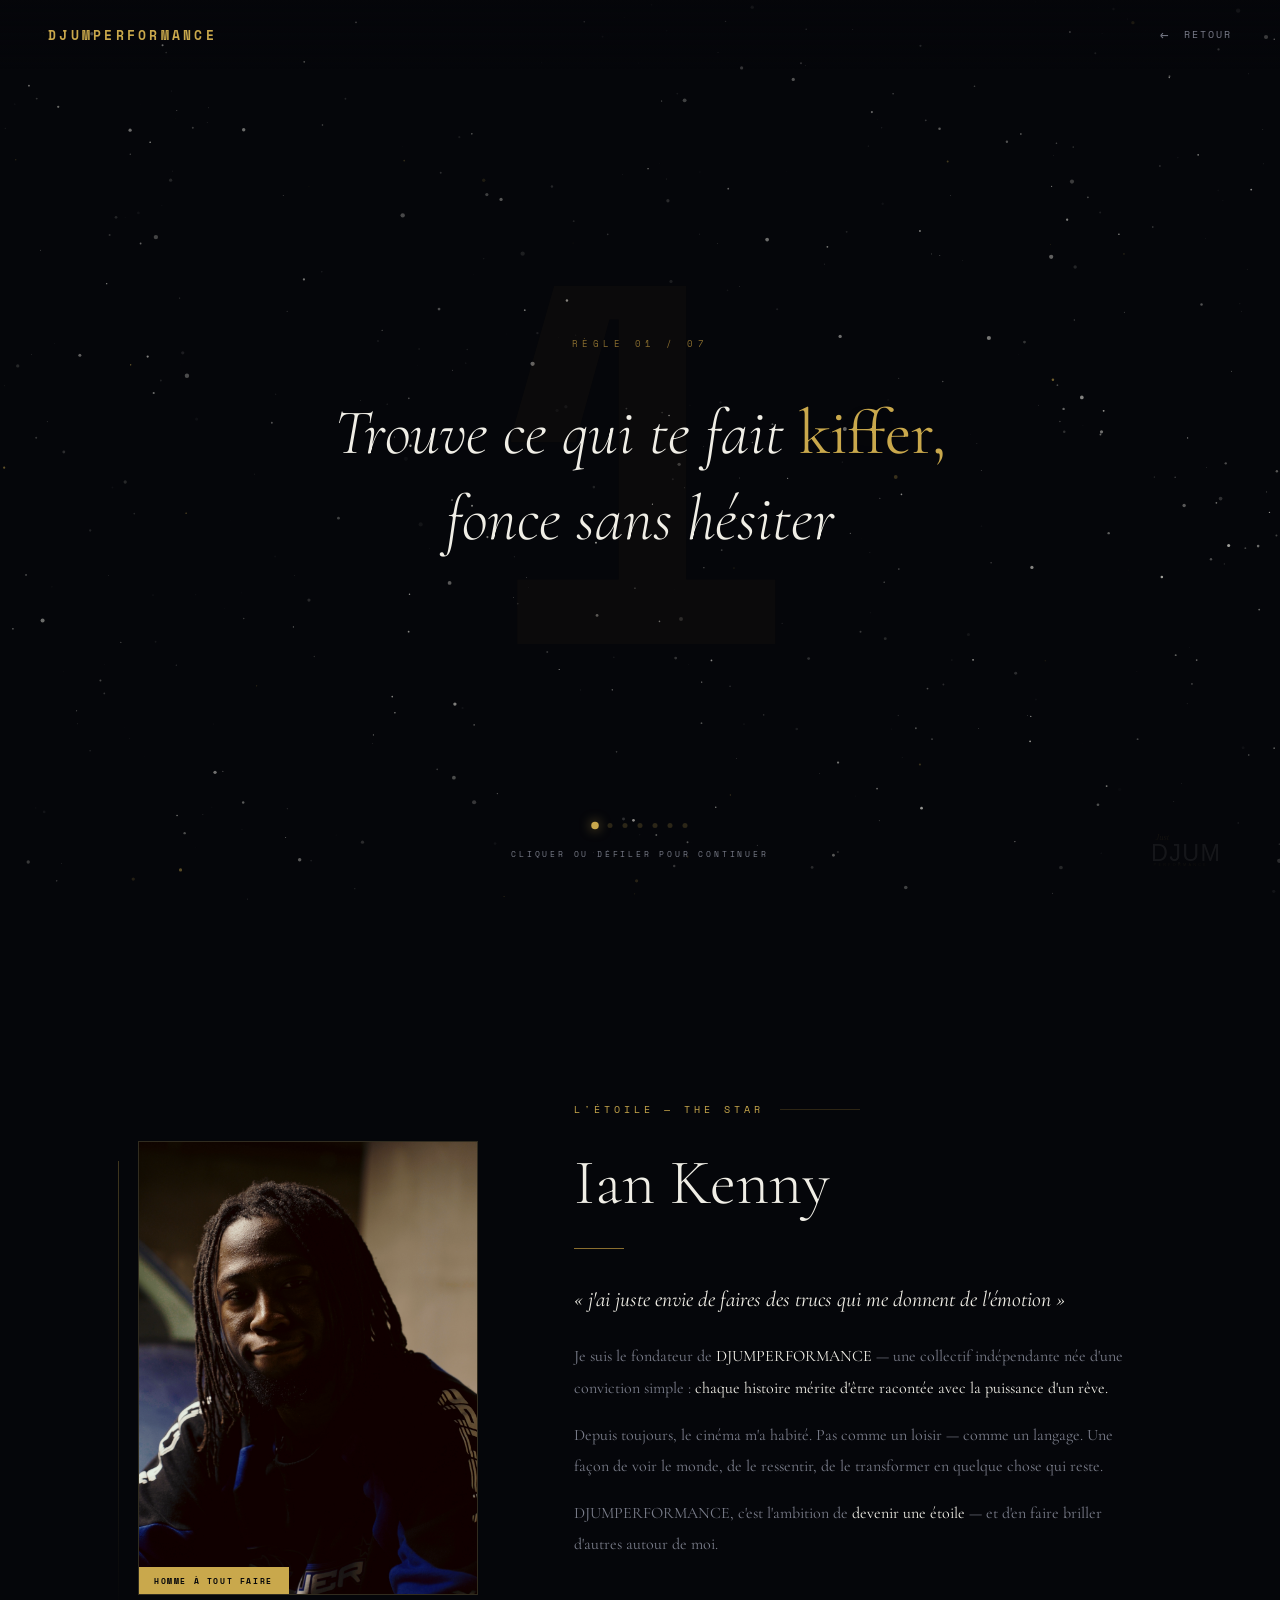
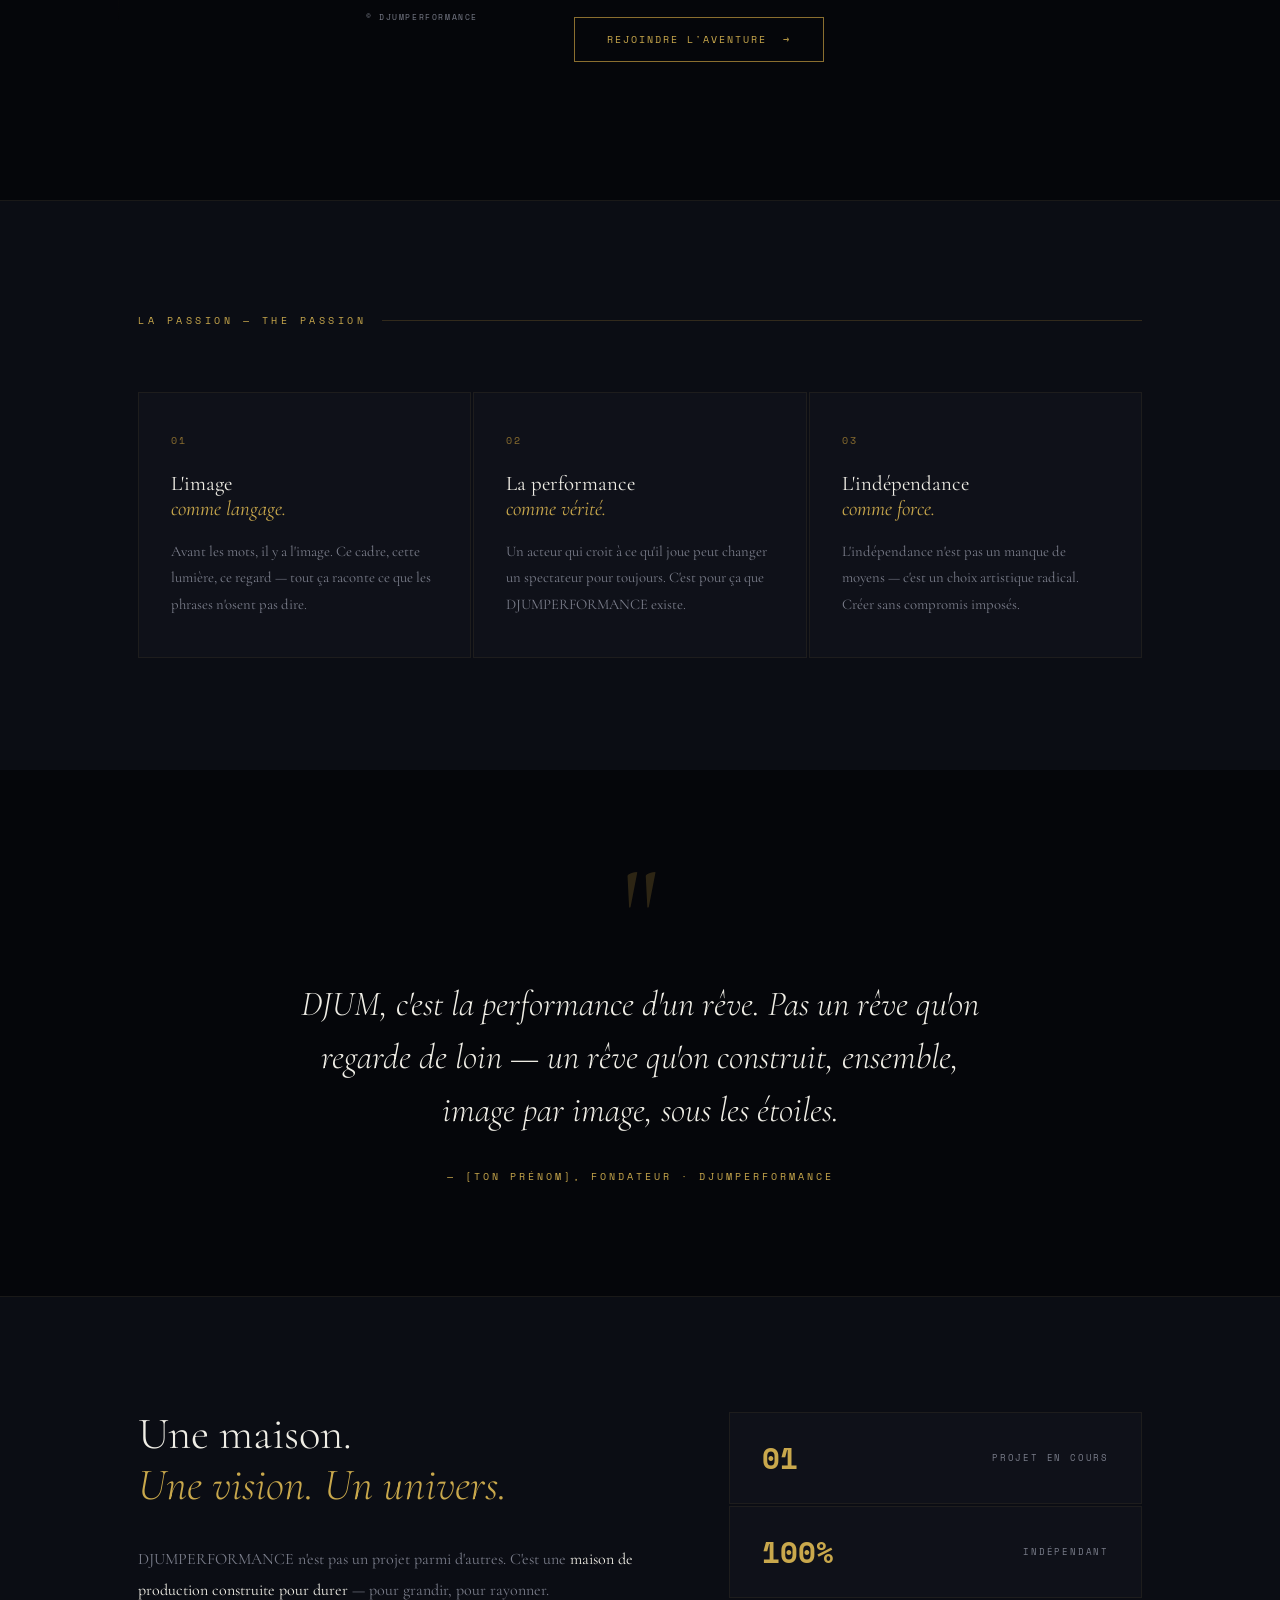
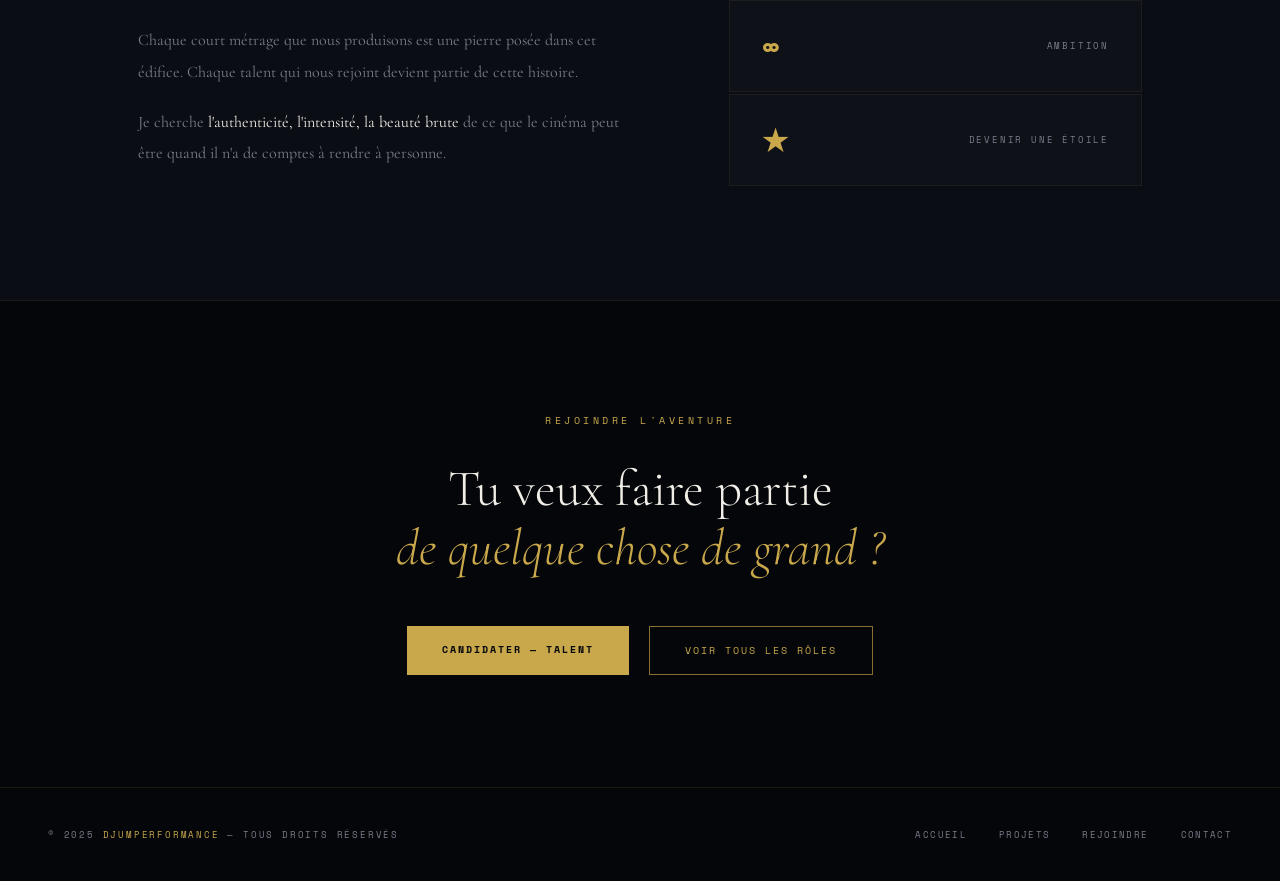
<file: a-propos.html>
<!DOCTYPE html>
<html lang="fr">
<head>
<meta charset="UTF-8">
<meta name="viewport" content="width=device-width, initial-scale=1.0">
<meta name="description" content="DJUMPERFORMANCE — À Propos. La vision derrière la maison de production.">
<meta property="og:title" content="DJUMPERFORMANCE — À Propos">
<meta property="og:url" content="https://djumperformance.com/a-propos.html">
<meta http-equiv="Content-Security-Policy" content="upgrade-insecure-requests">
<link rel="icon" type="image/png" sizes="32x32" href="favicon-32.png">
<link rel="icon" type="image/png" sizes="512x512" href="favicon-512.png">
<link rel="apple-touch-icon" sizes="180x180" href="favicon-180.png">
<link rel="shortcut icon" href="favicon.ico">
<title>À Propos — DJUMPERFORMANCE</title>
<link rel="preconnect" href="https://fonts.googleapis.com">
<link rel="preconnect" href="https://fonts.gstatic.com" crossorigin>
<link href="https://fonts.googleapis.com/css2?family=Cormorant+Garamond:ital,wght@0,300;0,400;0,600;1,300;1,400&family=Space+Mono:wght@400;700&display=swap" rel="stylesheet">
<style>
  *, *::before, *::after { margin: 0; padding: 0; box-sizing: border-box; }
  :root {
    --gold: #C9A84C; --gold-dim: #8a6e2f; --gold-light: #e8c97a;
    --star-white: #F0EEE6; --bg: #05060A; --bg2: #0B0D14; --bg3: #0f1119;
    --text-muted: #7A7D8A;
    --serif: 'Cormorant Garamond', Georgia, serif;
    --mono: 'Space Mono', monospace;
  }
  html { scroll-behavior: smooth; }
  body { background: var(--bg); color: var(--star-white); font-family: var(--serif); min-height: 100vh; overflow-x: hidden; }
  #star-canvas { position: fixed; inset: 0; z-index: 0; pointer-events: none; }

  /* ── NAV ── */
  nav { position: fixed; top: 0; left: 0; right: 0; z-index: 100; display: flex; align-items: center; justify-content: space-between; padding: 1.5rem 3rem; background: linear-gradient(to bottom, rgba(5,6,10,0.97) 0%, transparent 100%); }
  .logo { font-family: var(--mono); font-size: 13px; letter-spacing: 0.25em; color: var(--gold); text-transform: uppercase; font-weight: 700; text-decoration: none; }
  .nav-back { font-family: var(--mono); font-size: 10px; letter-spacing: 0.2em; color: var(--text-muted); text-transform: uppercase; text-decoration: none; display: flex; align-items: center; gap: 0.8rem; transition: color 0.3s; }
  .nav-back:hover { color: var(--gold); }
  .nav-back::before { content: '←'; font-size: 14px; }
  .hamburger { display: none; flex-direction: column; gap: 5px; cursor: pointer; background: none; border: none; padding: 4px; }
  .hamburger span { width: 24px; height: 1px; background: var(--gold); display: block; }
  .mobile-menu { display: none; position: fixed; inset: 0; z-index: 200; background: rgba(5,6,10,0.99); flex-direction: column; align-items: center; justify-content: center; gap: 2.5rem; }
  .mobile-menu.open { display: flex; }
  .mobile-menu a { font-family: var(--mono); font-size: 12px; letter-spacing: 0.3em; color: var(--star-white); text-transform: uppercase; text-decoration: none; transition: color 0.3s; }
  .mobile-menu a:hover { color: var(--gold); }
  .mobile-close { position: absolute; top: 1.5rem; right: 1.5rem; background: none; border: none; color: var(--gold); font-size: 1.5rem; cursor: pointer; }

  /* ══ LOGO DJUM WATERMARK ══ */
  .djum-watermark {
    position: fixed; bottom: 2rem; right: 2.5rem; z-index: 2;
    pointer-events: none; opacity: 0.08;
  }
  .djum-logo-svg { width: 90px; height: auto; display: block; }

  /* ══ 7 RÈGLES — SECTION ══ */
  #regles-section {
    position: relative; z-index: 1;
    height: 100vh; overflow: hidden;
    cursor: pointer;
  }

  /* Titre initial */
  .regles-header {
    position: absolute; top: 50%; left: 50%;
    transform: translate(-50%, -50%);
    text-align: center; width: 90%;
    opacity: 0; transition: opacity 0.9s ease;
    pointer-events: none;
  }
  .regles-header.visible { opacity: 1; }
  .regles-header.out { opacity: 0; transform: translate(-50%, calc(-50% - 30px)); transition: opacity 0.6s ease, transform 0.6s ease; }
  .regles-eyebrow { font-family: var(--mono); font-size: 10px; letter-spacing: 0.5em; color: var(--gold); text-transform: uppercase; margin-bottom: 2rem; }
  .regles-big-title { font-family: var(--serif); font-style: italic; font-weight: 600; font-size: clamp(3.5rem, 9vw, 7rem); color: var(--gold); line-height: 1.0; text-shadow: 0 0 60px rgba(201,168,76,0.3); margin-bottom: 0.5rem; }
  .regles-subtitle { font-family: var(--mono); font-size: 11px; letter-spacing: 0.45em; color: var(--star-white); text-transform: uppercase; }

  /* Règle individuelle */
  .regle-card {
    position: absolute; top: 50%; left: 50%;
    transform: translate(-50%, -46%);
    width: 90%; max-width: 820px; text-align: center;
    opacity: 0; pointer-events: none;
    transition: opacity 0s;
  }
  .regle-card.state-enter {
    opacity: 0;
    transform: translate(-50%, calc(-46% + 50px));
    transition: opacity 0.7s ease, transform 0.7s ease;
  }
  .regle-card.state-visible {
    opacity: 1;
    transform: translate(-50%, -50%);
    transition: opacity 0.7s ease, transform 0.7s ease;
    pointer-events: auto;
  }
  .regle-card.state-exit {
    opacity: 0;
    transform: translate(-50%, calc(-50% - 50px));
    transition: opacity 0.5s ease, transform 0.5s ease;
  }
  .regle-num-label { font-family: var(--mono); font-size: 9px; letter-spacing: 0.5em; color: var(--gold-dim); text-transform: uppercase; margin-bottom: 2.5rem; display: block; }
  .regle-texte { font-family: var(--serif); font-weight: 300; font-style: italic; font-size: clamp(2rem, 5.5vw, 4rem); line-height: 1.35; color: var(--star-white); text-shadow: 0 0 80px rgba(240,238,230,0.1); }
  .regle-texte em { color: var(--gold); font-style: normal; font-weight: 400; }

  /* Barre de progression */
  .regles-dots {
    position: absolute; bottom: 4.5rem; left: 50%;
    transform: translateX(-50%);
    display: flex; gap: 10px; align-items: center;
    opacity: 0; transition: opacity 0.6s;
  }
  .regles-dots.visible { opacity: 1; }
  .rdot { width: 5px; height: 5px; border-radius: 50%; background: rgba(201,168,76,0.2); transition: all 0.4s; }
  .rdot.active { background: var(--gold); transform: scale(1.5); box-shadow: 0 0 8px rgba(201,168,76,0.7); }
  .rdot.done { background: rgba(201,168,76,0.5); }

  .regles-hint {
    position: absolute; bottom: 2.5rem; left: 50%; transform: translateX(-50%);
    font-family: var(--mono); font-size: 8px; letter-spacing: 0.35em;
    color: var(--text-muted); text-transform: uppercase; white-space: nowrap;
    animation: hintBlink 2s ease-in-out infinite;
  }
  @keyframes hintBlink { 0%,100%{opacity:0.25} 50%{opacity:0.7} }

  /* Numéro géant décoratif en fond */
  .regle-bg-num {
    position: absolute; top: 50%; left: 50%;
    transform: translate(-50%, -50%);
    font-family: var(--mono); font-weight: 700;
    font-size: 40vw; color: rgba(201,168,76,0.03);
    pointer-events: none; user-select: none;
    transition: opacity 0.5s;
    line-height: 1;
  }

  /* ══ PRÉSENTATION ══ */
  .hero-intro { position: relative; z-index: 1; min-height: 100vh; display: flex; align-items: center; max-width: 1100px; margin: 0 auto; padding: 10rem 3rem 6rem; gap: 6rem; }
  .photo-block { flex-shrink: 0; width: 340px; position: relative; }
  .photo-frame { width: 100%; aspect-ratio: 3/4; background: var(--bg2); border: 1px solid rgba(201,168,76,0.2); overflow: hidden; position: relative; }
  .photo-frame img { width: 100%; height: 100%; object-fit: cover; filter: grayscale(20%) contrast(1.05); transition: filter 0.5s; }
  .photo-frame:hover img { filter: grayscale(0%) contrast(1.1); }
  .photo-placeholder { width: 100%; height: 100%; display: flex; flex-direction: column; align-items: center; justify-content: center; gap: 1.5rem; background: var(--bg2); padding: 2rem; }
  .photo-placeholder-text { font-family: var(--mono); font-size: 8px; letter-spacing: 0.3em; color: var(--text-muted); text-transform: uppercase; text-align: center; line-height: 1.8; }
  .photo-line { position: absolute; left: -20px; top: 20px; width: 1px; height: calc(100% - 20px); background: linear-gradient(to bottom, var(--gold), transparent); opacity: 0.3; }
  .photo-credit { font-family: var(--mono); font-size: 8px; letter-spacing: 0.2em; color: var(--text-muted); text-transform: uppercase; margin-top: 1rem; text-align: right; }
  .photo-badge { position: absolute; bottom: -1px; left: -1px; background: var(--gold); color: var(--bg); font-family: var(--mono); font-size: 8px; letter-spacing: 0.2em; text-transform: uppercase; font-weight: 700; padding: 0.5rem 1rem; }
  .intro-text { flex: 1; }
  .intro-eyebrow { font-family: var(--mono); font-size: 10px; letter-spacing: 0.4em; color: var(--gold); text-transform: uppercase; margin-bottom: 2rem; display: flex; align-items: center; gap: 1rem; }
  .intro-eyebrow::after { content: ''; flex: 1; height: 1px; background: var(--gold-dim); opacity: 0.3; max-width: 80px; }
  .intro-name { font-family: var(--serif); font-weight: 300; font-size: clamp(2.5rem, 5vw, 4.5rem); line-height: 1.05; margin-bottom: 0.3rem; }
  .intro-name strong { font-weight: 600; color: var(--gold); display: block; }
  .intro-divider { width: 50px; height: 1px; background: var(--gold-dim); margin: 2rem 0; }
  .intro-lead { font-family: var(--serif); font-size: clamp(1.1rem, 2vw, 1.35rem); font-style: italic; color: var(--star-white); line-height: 1.7; margin-bottom: 1.5rem; }
  .intro-body { font-family: var(--serif); font-size: 1rem; color: var(--text-muted); line-height: 1.95; margin-bottom: 1rem; }
  .intro-body strong { color: var(--star-white); font-weight: 400; }
  .intro-cta { display: inline-flex; align-items: center; gap: 1rem; font-family: var(--mono); font-size: 10px; letter-spacing: 0.2em; color: var(--gold); text-decoration: none; text-transform: uppercase; border: 1px solid var(--gold-dim); padding: 0.9rem 2rem; margin-top: 2.5rem; transition: border-color 0.3s, box-shadow 0.4s, transform 0.2s; }
  .intro-cta:hover { border-color: var(--gold); transform: translateY(-1px); box-shadow: 0 0 14px rgba(201,168,76,0.35); }
  .intro-cta::after { content: '→'; }

  /* ── Passion, Citation, Vision, CTA, Footer ── */
  .passion-section { position: relative; z-index: 1; background: var(--bg2); border-top: 1px solid rgba(201,168,76,0.08); }
  .passion-inner { max-width: 1100px; margin: 0 auto; padding: 7rem 3rem; }
  .section-label { font-family: var(--mono); font-size: 10px; letter-spacing: 0.35em; color: var(--gold); text-transform: uppercase; margin-bottom: 4rem; display: flex; align-items: center; gap: 1rem; }
  .section-label::after { content: ''; flex: 1; height: 1px; background: var(--gold-dim); opacity: 0.3; }
  .passion-grid { display: grid; grid-template-columns: 1fr 1fr 1fr; gap: 2px; }
  .passion-card { background: var(--bg3); border: 1px solid rgba(201,168,76,0.08); padding: 2.5rem 2rem; transition: border-color 0.3s; position: relative; overflow: hidden; }
  .passion-card::before { content: ''; position: absolute; top: 0; left: 0; right: 0; height: 1px; background: var(--gold); transform: scaleX(0); transform-origin: left; transition: transform 0.5s ease; }
  .passion-card:hover { border-color: rgba(201,168,76,0.25); }
  .passion-card:hover::before { transform: scaleX(1); }
  .passion-num { font-family: var(--mono); font-size: 10px; letter-spacing: 0.2em; color: var(--gold-dim); margin-bottom: 1.5rem; display: block; }
  .passion-card h3 { font-family: var(--serif); font-weight: 400; font-size: 1.3rem; margin-bottom: 1rem; line-height: 1.2; }
  .passion-card h3 em { color: var(--gold); font-style: italic; }
  .passion-card p { font-family: var(--serif); font-size: 0.92rem; color: var(--text-muted); line-height: 1.8; }
  .citation-section { position: relative; z-index: 1; max-width: 1100px; margin: 0 auto; padding: 7rem 3rem; display: flex; align-items: center; justify-content: center; }
  .citation-block { text-align: center; max-width: 700px; }
  .citation-mark { font-family: var(--serif); font-size: 8rem; color: var(--gold-dim); line-height: 0.5; opacity: 0.3; margin-bottom: 2rem; }
  .citation-text { font-family: var(--serif); font-weight: 300; font-style: italic; font-size: clamp(1.4rem, 3vw, 2.2rem); line-height: 1.5; color: var(--star-white); margin-bottom: 2rem; }
  .citation-author { font-family: var(--mono); font-size: 10px; letter-spacing: 0.3em; color: var(--gold); text-transform: uppercase; }
  .vision-section { position: relative; z-index: 1; background: var(--bg2); border-top: 1px solid rgba(201,168,76,0.08); border-bottom: 1px solid rgba(201,168,76,0.08); }
  .vision-inner { max-width: 1100px; margin: 0 auto; padding: 7rem 3rem; display: grid; grid-template-columns: 1.2fr 1fr; gap: 6rem; align-items: center; }
  .vision-text h2 { font-family: var(--serif); font-weight: 300; font-size: clamp(1.8rem, 3.5vw, 3rem); line-height: 1.15; margin-bottom: 2rem; }
  .vision-text h2 em { color: var(--gold); font-style: italic; }
  .vision-text p { font-family: var(--serif); font-size: 1rem; color: var(--text-muted); line-height: 1.95; margin-bottom: 1.2rem; }
  .vision-text p strong { color: var(--star-white); font-weight: 400; }
  .vision-stats { display: flex; flex-direction: column; gap: 2px; }
  .vision-stat { background: var(--bg3); border: 1px solid rgba(201,168,76,0.08); padding: 1.5rem 2rem; display: flex; align-items: center; justify-content: space-between; transition: border-color 0.3s; }
  .vision-stat:hover { border-color: rgba(201,168,76,0.3); }
  .vision-stat-val { font-family: var(--mono); font-size: 1.8rem; font-weight: 700; color: var(--gold); }
  .vision-stat-label { font-family: var(--mono); font-size: 9px; letter-spacing: 0.2em; color: var(--text-muted); text-transform: uppercase; text-align: right; }
  .cta-section { position: relative; z-index: 1; max-width: 1100px; margin: 0 auto; padding: 7rem 3rem; text-align: center; }
  .cta-label { font-family: var(--mono); font-size: 10px; letter-spacing: 0.35em; color: var(--gold); text-transform: uppercase; margin-bottom: 2rem; }
  .cta-title { font-family: var(--serif); font-weight: 300; font-size: clamp(2rem, 4vw, 3.5rem); line-height: 1.15; margin-bottom: 3rem; }
  .cta-title em { color: var(--gold); font-style: italic; }
  .cta-actions { display: flex; gap: 1.2rem; justify-content: center; flex-wrap: wrap; }
  .btn-primary { font-family: var(--mono); font-size: 10px; letter-spacing: 0.2em; background: var(--gold); color: var(--bg); border: none; cursor: pointer; padding: 1rem 2.2rem; text-transform: uppercase; font-weight: 700; text-decoration: none; display: inline-block; transition: opacity 0.3s, box-shadow 0.4s, transform 0.2s; }
  .btn-primary:hover { opacity: 0.92; transform: translateY(-1px); box-shadow: 0 0 18px rgba(201,168,76,0.6), 0 0 45px rgba(201,168,76,0.28); }
  .btn-secondary { font-family: var(--mono); font-size: 10px; letter-spacing: 0.2em; background: transparent; color: var(--gold); border: 1px solid var(--gold-dim); cursor: pointer; padding: 1rem 2.2rem; text-transform: uppercase; text-decoration: none; display: inline-block; transition: border-color 0.3s, box-shadow 0.4s, transform 0.2s; }
  .btn-secondary:hover { border-color: var(--gold); transform: translateY(-1px); box-shadow: 0 0 14px rgba(201,168,76,0.4); }
  footer { position: relative; z-index: 1; border-top: 1px solid rgba(201,168,76,0.12); padding: 2.5rem 3rem; display: flex; align-items: center; justify-content: space-between; font-family: var(--mono); font-size: 9px; letter-spacing: 0.2em; color: var(--text-muted); text-transform: uppercase; }
  footer span { color: var(--gold); }
  .footer-links { display: flex; gap: 2rem; }
  .footer-links a { color: var(--text-muted); text-decoration: none; transition: color 0.3s; font-family: var(--mono); font-size: 9px; letter-spacing: 0.15em; text-transform: uppercase; }
  .footer-links a:hover { color: var(--gold); }

  @keyframes fadeUp { from { opacity: 0; transform: translateY(24px); } to { opacity: 1; transform: translateY(0); } }

  @media (max-width: 768px) {
    nav { padding: 1.2rem 1.5rem; }
    .hamburger { display: flex; }
    .hero-intro { flex-direction: column; padding: 9rem 1.5rem 4rem; gap: 3rem; }
    .photo-block { width: 100%; max-width: 260px; margin: 0 auto; }
    .photo-line { display: none; }
    .passion-grid { grid-template-columns: 1fr; }
    .vision-inner { grid-template-columns: 1fr; gap: 3rem; }
    .passion-inner, .vision-inner, .citation-section, .cta-section { padding: 5rem 1.5rem; }
    footer { flex-direction: column; gap: 1.5rem; text-align: center; }
    .footer-links { justify-content: center; }
    .regle-texte { font-size: clamp(1.6rem, 7vw, 2.6rem); }
    .regles-big-title { font-size: clamp(2.5rem, 12vw, 5rem); }
    .djum-watermark { bottom: 1rem; right: 1rem; }
    .djum-logo-svg { width: 55px; }
  }
</style>
</head>
<body>
<canvas id="star-canvas"></canvas>

<!-- ══ LOGO DJUM WATERMARK FIXE ══ -->
<div class="djum-watermark" id="djum-watermark">
  <svg class="djum-logo-svg" viewBox="0 0 200 85" xmlns="http://www.w3.org/2000/svg">
    <text x="12" y="22" font-family="Georgia,serif" font-style="italic" font-size="19" fill="#C9A84C">Just</text>
    <text x="2" y="68" font-family="Impact,'Arial Black',sans-serif" font-size="52" letter-spacing="3" fill="#F0EEE6">DJUM</text>
    <text x="8" y="80" font-family="Arial,sans-serif" font-size="8.5" letter-spacing="5" fill="#C9A84C">PERFORMANCE</text>
  </svg>
</div>

<nav>
  <a class="logo" href="index.html">DJUMPERFORMANCE</a>
  <a class="nav-back" href="index.html"><span>Retour</span></a>
  <button class="hamburger" onclick="openMenu()" aria-label="Menu"><span></span><span></span><span></span></button>
</nav>
<div class="mobile-menu" id="mobileMenu">
  <button class="mobile-close" onclick="closeMenu()">✕</button>
  <a href="index.html" onclick="closeMenu()">Accueil</a>
  <a href="index.html#projets" onclick="closeMenu()">Projets</a>
  <a href="index.html#rejoindre" onclick="closeMenu()">Rejoindre</a>
  <a href="index.html#contact" onclick="closeMenu()">Contact</a>
</div>

<!-- ══════════════════════════════════
     7 RÈGLES COSMIQUES
══════════════════════════════════ -->
<section id="regles-section">

  <!-- Numéro géant décoratif -->
  <div class="regle-bg-num" id="regle-bg-num"></div>

  <!-- Titre intro -->
  <div class="regles-header" id="regles-header">
    <div class="regles-eyebrow">Le Credo — DJUMPERFORMANCE</div>
    <div class="regles-big-title">Les 7 règles<br>cosmiques</div>
    <div class="regles-subtitle">✦ Pour devenir une Étoile ✦</div>
  </div>

  <!-- Règles -->
  <div class="regle-card" id="regle-0">
    <span class="regle-num-label">Règle 01 / 07</span>
    <p class="regle-texte">Trouve ce qui te fait <em>kiffer,</em><br>fonce sans hésiter</p>
  </div>
  <div class="regle-card" id="regle-1">
    <span class="regle-num-label">Règle 02 / 07</span>
    <p class="regle-texte">Sois <em>unique</em> et créatif<br>dans tout ce que tu fais</p>
  </div>
  <div class="regle-card" id="regle-2">
    <span class="regle-num-label">Règle 03 / 07</span>
    <p class="regle-texte">Connecte-toi avec d'autres,<br>partage ton <em>énergie</em></p>
  </div>
  <div class="regle-card" id="regle-3">
    <span class="regle-num-label">Règle 04 / 07</span>
    <p class="regle-texte">Respecte les autres,<br><em>respecte-toi</em></p>
  </div>
  <div class="regle-card" id="regle-4">
    <span class="regle-num-label">Règle 05 / 07</span>
    <p class="regle-texte">Défie les obstacles,<br>deviens plus <em>fort</em></p>
  </div>
  <div class="regle-card" id="regle-5">
    <span class="regle-num-label">Règle 06 / 07</span>
    <p class="regle-texte">Vise l'<em>excellence,</em><br>reste authentique</p>
  </div>
  <div class="regle-card" id="regle-6">
    <span class="regle-num-label">Règle 07 / 07</span>
    <p class="regle-texte"><em>Inspire</em> et transforme<br>le monde</p>
  </div>

  <!-- Dots -->
  <div class="regles-dots" id="regles-dots">
    <div class="rdot" id="rdot-0"></div>
    <div class="rdot" id="rdot-1"></div>
    <div class="rdot" id="rdot-2"></div>
    <div class="rdot" id="rdot-3"></div>
    <div class="rdot" id="rdot-4"></div>
    <div class="rdot" id="rdot-5"></div>
    <div class="rdot" id="rdot-6"></div>
  </div>

  <div class="regles-hint" id="regles-hint">Cliquer ou défiler pour continuer</div>
</section>

<!-- ══════════════════════════════════
     PRÉSENTATION
══════════════════════════════════ -->
<section class="hero-intro" id="presentation">
  <div class="photo-block">
    <div class="photo-line"></div>
    <div class="photo-frame">
      
        <img src="assets/images/ian-kenny.jpg" alt="[Ian Kenny]">
      
      <div class="photo-placeholder">
        <svg viewBox="0 0 200 85" xmlns="http://www.w3.org/2000/svg" style="width:120px;opacity:0.25">
          <text x="12" y="22" font-family="Georgia,serif" font-style="italic" font-size="19" fill="#C9A84C">Just</text>
          <text x="2" y="68" font-family="Impact,'Arial Black',sans-serif" font-size="52" letter-spacing="3" fill="#F0EEE6">DJUM</text>
          <text x="8" y="80" font-family="Arial,sans-serif" font-size="8.5" letter-spacing="5" fill="#C9A84C">PERFORMANCE</text>
        </svg>
        <div class="photo-placeholder-text"> ian-kenny <br>assets/images/ian-kenny.jpg</div>
      </div>
      <div class="photo-badge"> Homme à tout faire</div>
    </div>
    <div class="photo-credit">© DJUMPERFORMANCE</div>
  </div>

  <div class="intro-text">
    <div class="intro-eyebrow">L'Étoile — The Star</div>
    <h1 class="intro-name">
      Ian Kenny<br>
    </h1>
    <div class="intro-divider"></div>
    <p class="intro-lead">« j'ai juste envie de faires des trucs qui me donnent de l'émotion »</p>
    <p class="intro-body">Je suis le fondateur de <strong>DJUMPERFORMANCE</strong> — une collectif indépendante née d'une conviction simple : <strong>chaque histoire mérite d'être racontée avec la puissance d'un rêve.</strong></p>
    <p class="intro-body">Depuis toujours, le cinéma m'a habité. Pas comme un loisir — comme un langage. Une façon de voir le monde, de le ressentir, de le transformer en quelque chose qui reste.</p>
    <p class="intro-body">DJUMPERFORMANCE, c'est l'ambition de <strong>devenir une étoile</strong> — et d'en faire briller d'autres autour de moi.</p>
    <a class="intro-cta" href="index.html#rejoindre">Rejoindre l'aventure</a>
  </div>
</section>

<section class="passion-section">
  <div class="passion-inner">
    <div class="section-label">La passion — The passion</div>
    <div class="passion-grid">
      <div class="passion-card"><span class="passion-num">01</span><h3>L'image<br><em>comme langage.</em></h3><p>Avant les mots, il y a l'image. Ce cadre, cette lumière, ce regard — tout ça raconte ce que les phrases n'osent pas dire.</p></div>
      <div class="passion-card"><span class="passion-num">02</span><h3>La performance<br><em>comme vérité.</em></h3><p>Un acteur qui croit à ce qu'il joue peut changer un spectateur pour toujours. C'est pour ça que DJUMPERFORMANCE existe.</p></div>
      <div class="passion-card"><span class="passion-num">03</span><h3>L'indépendance<br><em>comme force.</em></h3><p>L'indépendance n'est pas un manque de moyens — c'est un choix artistique radical. Créer sans compromis imposés.</p></div>
    </div>
  </div>
</section>

<section class="citation-section">
  <div class="citation-block">
    <div class="citation-mark">"</div>
    <p class="citation-text">DJUM, c'est la performance d'un rêve. Pas un rêve qu'on regarde de loin — un rêve qu'on construit, ensemble, image par image, sous les étoiles.</p>
    <div class="citation-author">— [Ton Prénom], Fondateur · DJUMPERFORMANCE</div>
  </div>
</section>

<section class="vision-section">
  <div class="vision-inner">
    <div class="vision-text">
      <h2>Une maison.<br><em>Une vision. Un univers.</em></h2>
      <p>DJUMPERFORMANCE n'est pas un projet parmi d'autres. C'est une <strong>maison de production construite pour durer</strong> — pour grandir, pour rayonner.</p>
      <p>Chaque court métrage que nous produisons est une pierre posée dans cet édifice. Chaque talent qui nous rejoint devient partie de cette histoire.</p>
      <p>Je cherche <strong>l'authenticité, l'intensité, la beauté brute</strong> de ce que le cinéma peut être quand il n'a de comptes à rendre à personne.</p>
    </div>
    <div class="vision-stats">
      <div class="vision-stat"><div class="vision-stat-val">01</div><div class="vision-stat-label">Projet en cours</div></div>
      <div class="vision-stat"><div class="vision-stat-val">100%</div><div class="vision-stat-label">Indépendant</div></div>
      <div class="vision-stat"><div class="vision-stat-val">∞</div><div class="vision-stat-label">Ambition</div></div>
      <div class="vision-stat"><div class="vision-stat-val">★</div><div class="vision-stat-label">Devenir une étoile</div></div>
    </div>
  </div>
</section>

<section class="cta-section">
  <div class="cta-label">Rejoindre l'aventure</div>
  <h2 class="cta-title">Tu veux faire partie<br><em>de quelque chose de grand ?</em></h2>
  <div class="cta-actions">
    <a class="btn-primary" href="candidature-talent.html">Candidater — Talent</a>
    <a class="btn-secondary" href="index.html#rejoindre">Voir tous les rôles</a>
  </div>
</section>

<footer>
  <div>&copy; 2025 <span>DJUMPERFORMANCE</span> — Tous droits réservés</div>
  <div class="footer-links">
    <a href="index.html">Accueil</a>
    <a href="index.html#projets">Projets</a>
    <a href="index.html#rejoindre">Rejoindre</a>
    <a href="index.html#contact">Contact</a>
  </div>
</footer>

<script>
  function openMenu() { document.getElementById('mobileMenu').classList.add('open'); }
  function closeMenu() { document.getElementById('mobileMenu').classList.remove('open'); }

  // ══ MOTEUR ÉTOILES RÉALISTE ══
  const canvas = document.getElementById('star-canvas');
  const ctx = canvas.getContext('2d');
  let stars = [], W, H;
  function resize() { W = canvas.width = window.innerWidth; H = canvas.height = window.innerHeight; }
  function initStars() {
    stars = [];
    const count = Math.floor((W * H) / 1800);
    for (let i = 0; i < count; i++) {
      const rnd = Math.random();
      stars.push({ x:Math.random()*W, y:Math.random()*H, r:rnd<0.7?Math.random()*0.8+0.2:rnd<0.92?Math.random()*0.8+0.9:Math.random()*0.6+1.6, f1:Math.random()*0.4+0.05, f2:Math.random()*2.0+0.8, f3:Math.random()*5.0+2.0, p1:Math.random()*100, p2:Math.random()*100, p3:Math.random()*100, a1:Math.random()*0.3+0.1, a2:Math.random()*0.25+0.05, a3:Math.random()*0.12, base:Math.random()*0.25+0.05, flashTimer:Math.random()*800, flashDur:Math.random()*60+20, flashInt:0, gold:Math.random()<0.07, bright:rnd>0.88 });
    }
  }
  function drawStars(t) {
    ctx.clearRect(0,0,W,H);
    for (const s of stars) {
      const slow=Math.sin(t*s.f1+s.p1)*s.a1, fast=Math.sin(t*s.f2+s.p2)*s.a2, micro=Math.sin(t*s.f3+s.p3)*s.a3;
      s.flashTimer-=1; if(s.flashTimer<=0){s.flashTimer=Math.random()*600+200;s.flashInt=s.bright?0.7:0.4;s.flashDur=Math.random()*40+10;}
      let flash=0; if(s.flashInt>0){flash=s.flashInt;s.flashInt-=s.flashInt/s.flashDur;if(s.flashInt<0.01)s.flashInt=0;}
      let a=Math.max(0,Math.min(1,s.base+slow+fast+micro+flash));
      ctx.beginPath(); ctx.arc(s.x,s.y,s.r,0,Math.PI*2);
      if(s.gold){ctx.fillStyle=`rgba(201,168,76,${a})`;ctx.fill();if(a>0.55&&s.r>1){ctx.beginPath();ctx.arc(s.x,s.y,s.r*3,0,Math.PI*2);ctx.fillStyle=`rgba(201,168,76,${(a-0.55)*0.15})`;ctx.fill();}}
      else{ctx.fillStyle=`rgba(240,238,230,${a})`;ctx.fill();if(a>0.65&&s.r>1.4){ctx.beginPath();ctx.arc(s.x,s.y,s.r*2.8,0,Math.PI*2);ctx.fillStyle=`rgba(240,238,230,${(a-0.65)*0.12})`;ctx.fill();}}
    }
  }
  function loop(ts) { drawStars(ts*0.001); requestAnimationFrame(loop); }
  resize(); initStars();
  window.addEventListener('resize', ()=>{resize();initStars();});
  requestAnimationFrame(loop);

  // ══ WATERMARK SCINTILLEMENT ══
  const wm = document.getElementById('djum-watermark');
  let wmT = 0;
  function animWM() { wmT+=0.007; wm.style.opacity = (0.06 + Math.sin(wmT)*0.025 + (Math.random()<0.005?0.08:0)).toFixed(3); requestAnimationFrame(animWM); }
  animWM();

  // ══ 7 RÈGLES COSMIQUES ══
  let rIdx = -1; // -1 = header
  let rBusy = false;
  let rAuto = null;
  const TOTAL = 7;
  const nums = ['1','2','3','4','5','6','7'];
  const bgNum = document.getElementById('regle-bg-num');

  function showHeader() {
    const h = document.getElementById('regles-header');
    h.classList.add('visible');
    rAuto = setTimeout(advance, 2500);
  }

  function advance() {
    if (rBusy) return;
    clearTimeout(rAuto);

    if (rIdx === TOTAL - 1) {
      document.getElementById('presentation').scrollIntoView({ behavior: 'smooth' });
      return;
    }

    rBusy = true;

    // Cache l'élément courant
    if (rIdx === -1) {
      const h = document.getElementById('regles-header');
      h.classList.remove('visible');
      h.style.transition = 'opacity 0.5s ease';
      h.style.opacity = '0';
      document.getElementById('regles-dots').classList.add('visible');
    } else {
      const curr = document.getElementById(`regle-${rIdx}`);
      curr.classList.remove('state-visible');
      curr.classList.add('state-exit');
      document.getElementById(`rdot-${rIdx}`).classList.remove('active');
      document.getElementById(`rdot-${rIdx}`).classList.add('done');
      setTimeout(() => curr.classList.remove('state-exit'), 550);
    }

    const next = rIdx + 1;
    bgNum.textContent = nums[next];
    bgNum.style.opacity = '1';

    setTimeout(() => {
      rIdx = next;
      const el = document.getElementById(`regle-${rIdx}`);
      el.classList.add('state-enter');
      requestAnimationFrame(() => {
        requestAnimationFrame(() => {
          el.classList.remove('state-enter');
          el.classList.add('state-visible');
          document.getElementById(`rdot-${rIdx}`).classList.add('active');
          rBusy = false;

          if (rIdx < TOTAL - 1) {
            document.getElementById('regles-hint').textContent = 'Cliquer ou défiler pour continuer';
            rAuto = setTimeout(advance, 3500);
          } else {
            document.getElementById('regles-hint').textContent = 'Défiler pour découvrir l\'étoile ↓';
            rAuto = setTimeout(advance, 4500);
          }
        });
      });
    }, rIdx === 0 ? 500 : 250);
  }

  document.getElementById('regles-section').addEventListener('click', advance);

  let lastWheelTime = 0;
  window.addEventListener('wheel', (e) => {
    const s = document.getElementById('regles-section');
    const r = s.getBoundingClientRect();
    if (r.top <= 10 && r.bottom >= window.innerHeight * 0.4 && e.deltaY > 0) {
      const now = Date.now();
      if (now - lastWheelTime > 800) { lastWheelTime = now; e.preventDefault(); advance(); }
    }
  }, { passive: false });

  let tsy = 0;
  window.addEventListener('touchstart', e => { tsy = e.touches[0].clientY; });
  window.addEventListener('touchend', e => { if (tsy - e.changedTouches[0].clientY > 50) advance(); });

  showHeader();
</script>
</body>
</html>
</file>
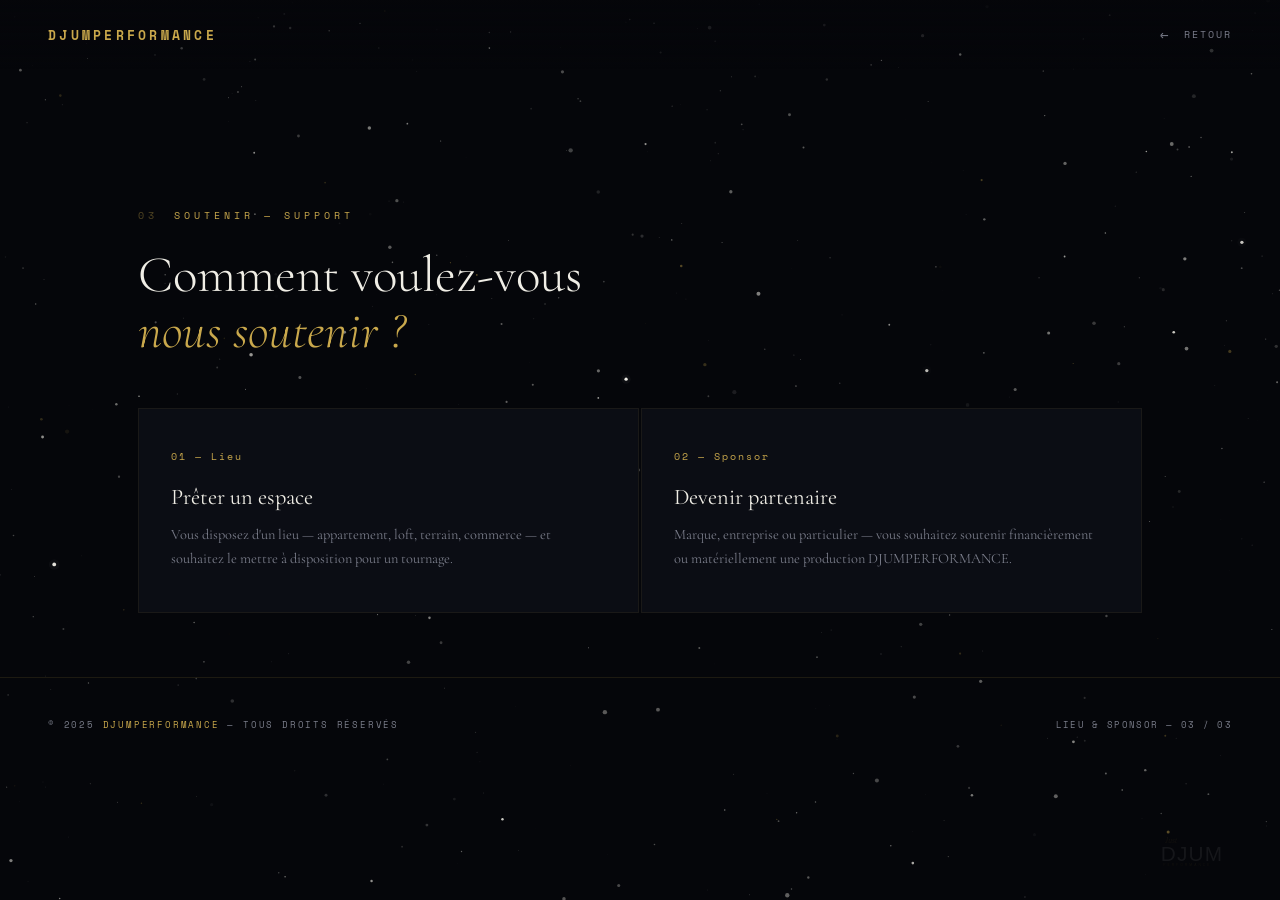
<file: candidature-lieu.html>
<!DOCTYPE html>
<html lang="fr">
<head>
<meta charset="UTF-8">
<meta name="viewport" content="width=device-width, initial-scale=1.0">
<meta name="description" content="DJUMPERFORMANCE — Proposer un lieu ou devenir sponsor.">
<meta property="og:title" content="DJUMPERFORMANCE — Lieu & Sponsor">
<meta property="og:url" content="https://djumperformance.com/candidature-lieu.html">
<meta http-equiv="Content-Security-Policy" content="upgrade-insecure-requests">
<link rel="icon" type="image/png" sizes="32x32" href="favicon-32.png">
<link rel="icon" type="image/png" sizes="512x512" href="favicon-512.png">
<link rel="apple-touch-icon" sizes="180x180" href="favicon-180.png">
<link rel="shortcut icon" href="favicon.ico">
<title>Lieu & Sponsor — DJUMPERFORMANCE</title>
<link rel="preconnect" href="https://fonts.googleapis.com">
<link rel="preconnect" href="https://fonts.gstatic.com" crossorigin>
<link href="https://fonts.googleapis.com/css2?family=Cormorant+Garamond:ital,wght@0,300;0,400;0,600;1,300;1,400&family=Space+Mono:wght@400;700&display=swap" rel="stylesheet">
<style>
  *, *::before, *::after { margin: 0; padding: 0; box-sizing: border-box; }
  :root {
    --gold: #C9A84C; --gold-dim: #8a6e2f; --gold-light: #e8c97a;
    --star-white: #F0EEE6; --bg: #05060A; --bg2: #0B0D14; --bg3: #0f1119;
    --text-muted: #7A7D8A;
    --serif: 'Cormorant Garamond', Georgia, serif;
    --mono: 'Space Mono', monospace;
  }
  html { scroll-behavior: smooth; }
  body { background: var(--bg); color: var(--star-white); font-family: var(--serif); min-height: 100vh; overflow-x: hidden; }
  #star-canvas { position: fixed; inset: 0; z-index: 0; pointer-events: none; }
  nav { position: fixed; top: 0; left: 0; right: 0; z-index: 100; display: flex; align-items: center; justify-content: space-between; padding: 1.5rem 3rem; background: linear-gradient(to bottom, rgba(5,6,10,0.97) 0%, transparent 100%); }
  .logo { font-family: var(--mono); font-size: 13px; letter-spacing: 0.25em; color: var(--gold); text-transform: uppercase; font-weight: 700; text-decoration: none; }
  .nav-back { font-family: var(--mono); font-size: 10px; letter-spacing: 0.2em; color: var(--text-muted); text-transform: uppercase; text-decoration: none; display: flex; align-items: center; gap: 0.8rem; transition: color 0.3s; }
  .nav-back:hover { color: var(--gold); }
  .nav-back::before { content: '←'; font-size: 14px; }
  .hamburger { display: none; flex-direction: column; gap: 5px; cursor: pointer; background: none; border: none; padding: 4px; }
  .hamburger span { width: 24px; height: 1px; background: var(--gold); display: block; }
  .mobile-menu { display: none; position: fixed; inset: 0; z-index: 200; background: rgba(5,6,10,0.99); flex-direction: column; align-items: center; justify-content: center; gap: 2.5rem; }
  .mobile-menu.open { display: flex; }
  .mobile-menu a { font-family: var(--mono); font-size: 12px; letter-spacing: 0.3em; color: var(--star-white); text-transform: uppercase; text-decoration: none; transition: color 0.3s; }
  .mobile-menu a:hover { color: var(--gold); }
  .mobile-close { position: absolute; top: 1.5rem; right: 1.5rem; background: none; border: none; color: var(--gold); font-size: 1.5rem; cursor: pointer; font-family: var(--mono); }

  /* ── TYPE SELECTOR ── */
  .type-selector { position: relative; z-index: 1; max-width: 1100px; margin: 0 auto; padding: 13rem 3rem 4rem; }
  .type-eyebrow { font-family: var(--mono); font-size: 10px; letter-spacing: 0.4em; color: var(--gold); text-transform: uppercase; margin-bottom: 1.5rem; opacity: 0; animation: fadeUp 0.8s ease 0.2s forwards; display: flex; align-items: center; gap: 1rem; }
  .type-eyebrow::before { content: '03'; opacity: 0.4; }
  .type-title { font-family: var(--serif); font-weight: 300; font-size: clamp(2rem, 4vw, 3.5rem); line-height: 1.1; margin-bottom: 3rem; opacity: 0; animation: fadeUp 0.8s ease 0.4s forwards; }
  .type-title em { color: var(--gold); font-style: italic; }
  .type-cards { display: grid; grid-template-columns: 1fr 1fr; gap: 2px; opacity: 0; animation: fadeUp 0.8s ease 0.6s forwards; }
  .type-card { background: var(--bg2); border: 1px solid rgba(201,168,76,0.08); padding: 2.5rem 2rem; cursor: pointer; transition: border-color 0.3s, transform 0.3s, box-shadow 0.4s; position: relative; overflow: hidden; }
  .type-card::before { content: ''; position: absolute; top: 0; left: 0; right: 0; height: 1px; background: var(--gold); transform: scaleX(0); transform-origin: left; transition: transform 0.4s ease; }
  .type-card:hover { border-color: rgba(201,168,76,0.3); transform: translateY(-3px); box-shadow: 0 0 20px rgba(201,168,76,0.08); }
  .type-card:hover::before { transform: scaleX(1); }
  .type-card.selected { border-color: rgba(201,168,76,0.5); background: rgba(201,168,76,0.05); }
  .type-card.selected::before { transform: scaleX(1); }
  .type-card-num { font-family: var(--mono); font-size: 10px; letter-spacing: 0.2em; color: var(--gold); margin-bottom: 1.2rem; display: block; }
  .type-card h3 { font-family: var(--serif); font-weight: 400; font-size: 1.4rem; margin-bottom: 0.8rem; }
  .type-card p { font-family: var(--serif); font-size: 0.9rem; color: var(--text-muted); line-height: 1.7; }

  /* ── FORM ── */
  .form-container { position: relative; z-index: 1; max-width: 1100px; margin: 0 auto; padding: 2rem 3rem 8rem; display: none; }
  .form-container.visible { display: block; animation: fadeUp 0.6s ease forwards; }
  .section-heading { margin-bottom: 3rem; }
  .section-heading .label { font-family: var(--mono); font-size: 10px; letter-spacing: 0.35em; color: var(--gold); text-transform: uppercase; margin-bottom: 0.8rem; display: flex; align-items: center; gap: 1rem; }
  .section-heading .label::after { content: ''; flex: 1; height: 1px; background: var(--gold-dim); opacity: 0.2; max-width: 200px; }
  .section-heading h2 { font-family: var(--serif); font-weight: 300; font-size: clamp(1.5rem, 3vw, 2.2rem); line-height: 1.2; }
  .section-heading h2 em { color: var(--gold); font-style: italic; }
  .fields-grid { display: grid; grid-template-columns: 1fr 1fr; gap: 1.5rem 3rem; margin-bottom: 2rem; }
  .fields-grid.single { grid-template-columns: 1fr; }
  .field { display: flex; flex-direction: column; gap: 0.5rem; }
  .field-label { font-family: var(--mono); font-size: 9px; letter-spacing: 0.25em; color: var(--gold); text-transform: uppercase; display: flex; align-items: center; gap: 0.5rem; }
  .field-label .required { color: var(--gold-dim); font-size: 11px; }
  .field-input, .field-select, .field-textarea { background: var(--bg2); border: 1px solid rgba(201,168,76,0.15); color: var(--star-white); font-family: var(--serif); font-size: 1rem; padding: 0.9rem 1rem; outline: none; transition: border-color 0.3s, background 0.3s; width: 100%; appearance: none; }
  .field-input:focus, .field-select:focus, .field-textarea:focus { border-color: var(--gold); background: rgba(201,168,76,0.03); }
  .field-input::placeholder, .field-textarea::placeholder { color: var(--text-muted); font-style: italic; }
  .field-textarea { resize: vertical; min-height: 120px; }
  .field-select { cursor: pointer; }
  .field-select option { background: var(--bg2); }
  .checkbox-group { display: flex; flex-wrap: wrap; gap: 0.8rem; margin-top: 0.3rem; }
  .checkbox-item { display: flex; align-items: center; gap: 0.6rem; cursor: pointer; }
  .checkbox-item input[type="checkbox"] { display: none; }
  .checkbox-box { width: 18px; height: 18px; border: 1px solid rgba(201,168,76,0.3); background: var(--bg2); flex-shrink: 0; position: relative; transition: all 0.2s; cursor: pointer; }
  .checkbox-item input:checked ~ .checkbox-box { background: var(--gold); border-color: var(--gold); }
  .checkbox-item input:checked ~ .checkbox-box::after { content: '✓'; position: absolute; top: 50%; left: 50%; transform: translate(-50%,-50%); color: var(--bg); font-size: 10px; font-weight: 700; font-family: var(--mono); }
  .checkbox-label { font-family: var(--mono); font-size: 9px; letter-spacing: 0.15em; color: var(--text-muted); text-transform: uppercase; cursor: pointer; }
  .form-actions { display: flex; justify-content: space-between; align-items: center; margin-top: 4rem; padding-top: 2rem; border-top: 1px solid rgba(201,168,76,0.1); }
  .btn-back { font-family: var(--mono); font-size: 10px; letter-spacing: 0.2em; background: transparent; color: var(--text-muted); border: 1px solid rgba(201,168,76,0.2); cursor: pointer; padding: 0.9rem 1.8rem; text-transform: uppercase; transition: color 0.3s, border-color 0.3s; display: flex; align-items: center; gap: 0.8rem; }
  .btn-back:hover { color: var(--star-white); border-color: var(--gold-dim); }
  .btn-back::before { content: '←'; }
  .btn-submit { font-family: var(--mono); font-size: 10px; letter-spacing: 0.2em; background: var(--gold); color: var(--bg); border: none; cursor: pointer; padding: 0.9rem 2.8rem; text-transform: uppercase; font-weight: 700; transition: opacity 0.3s, box-shadow 0.4s, transform 0.2s; display: flex; align-items: center; gap: 0.8rem; }
  .btn-submit:hover { opacity: 0.92; transform: translateY(-1px); box-shadow: 0 0 18px rgba(201,168,76,0.6), 0 0 45px rgba(201,168,76,0.28); }
  .btn-submit::after { content: '★'; }

  /* ── SUCCESS ── */
  .success-screen { display: none; text-align: center; padding: 6rem 2rem; position: relative; z-index: 1; }
  .success-screen.visible { display: block; animation: fadeUp 0.8s ease forwards; }
  .success-star { font-size: 3rem; margin-bottom: 2rem; animation: pulse 2s ease-in-out infinite; }
  .success-title { font-family: var(--serif); font-weight: 300; font-size: clamp(2rem, 4vw, 3.5rem); margin-bottom: 1rem; }
  .success-title em { color: var(--gold); font-style: italic; }
  .success-sub { font-family: var(--serif); font-size: 1.05rem; color: var(--text-muted); line-height: 1.9; max-width: 500px; margin: 0 auto 3rem; }
  .success-back { font-family: var(--mono); font-size: 10px; letter-spacing: 0.2em; background: transparent; color: var(--gold); border: 1px solid var(--gold-dim); cursor: pointer; padding: 0.9rem 2rem; text-transform: uppercase; text-decoration: none; display: inline-block; transition: border-color 0.3s, box-shadow 0.4s; }
  .success-back:hover { border-color: var(--gold); box-shadow: 0 0 14px rgba(201,168,76,0.35); }

  footer { position: relative; z-index: 1; border-top: 1px solid rgba(201,168,76,0.12); padding: 2.5rem 3rem; display: flex; align-items: center; justify-content: space-between; font-family: var(--mono); font-size: 9px; letter-spacing: 0.2em; color: var(--text-muted); text-transform: uppercase; }
  footer span { color: var(--gold); }

  .submit-wrap { position:relative; display:inline-block; }
  .saber-canvas { position:absolute; top:50%; left:50%; transform:translate(-50%,-50%); pointer-events:none; z-index:10; }
  #hyperspace-overlay { display:none; position:fixed; inset:0; z-index:9999; background:#000; overflow:hidden; }
  #hyperspace-overlay.active { display:block; }
  #hyperspace-canvas { position:absolute; inset:0; }

  /* ══ SUCCESS LOGO SCINTILLEMENT ══ */
  .success-logo { margin-bottom: 0; }
  .success-logo svg { filter: drop-shadow(0 0 20px rgba(240,238,230,0.3)); animation: logoShimmer 2.5s ease-in-out infinite; }
  @keyframes logoShimmer {
    0%,100% { filter: drop-shadow(0 0 15px rgba(201,168,76,0.3)) drop-shadow(0 0 35px rgba(201,168,76,0.1)); opacity: 0.85; }
    50% { filter: drop-shadow(0 0 30px rgba(201,168,76,0.7)) drop-shadow(0 0 60px rgba(201,168,76,0.3)); opacity: 1; }
  }
  @keyframes fadeUp { from { opacity: 0; transform: translateY(20px); } to { opacity: 1; transform: translateY(0); } }
  @keyframes pulse { 0%, 100% { opacity: 0.6; transform: scale(1); } 50% { opacity: 1; transform: scale(1.1); } }

  @media (max-width: 768px) {
    nav { padding: 1.2rem 1.5rem; }
    .hamburger { display: flex; }
    .type-selector { padding: 10rem 1.5rem 3rem; }
    .type-cards { grid-template-columns: 1fr; }
    .form-container { padding: 2rem 1.5rem 5rem; }
    .fields-grid { grid-template-columns: 1fr; gap: 1.2rem; }
    footer { flex-direction: column; gap: 1rem; text-align: center; }
  }
</style>
</head>
<body>
<canvas id="star-canvas"></canvas>

<!-- ══ LOGO DJUM WATERMARK ══ -->
<div id="djum-watermark" style="position:fixed;bottom:2rem;right:2.5rem;z-index:2;pointer-events:none;opacity:0.08;">
  <svg style="width:80px;display:block" viewBox="0 0 200 85" xmlns="http://www.w3.org/2000/svg">
    <text x="12" y="22" font-family="Georgia,serif" font-style="italic" font-size="19" fill="#C9A84C">Just</text>
    <text x="2" y="68" font-family="Impact,'Arial Black',sans-serif" font-size="52" letter-spacing="3" fill="#F0EEE6">DJUM</text>
    <text x="8" y="80" font-family="Arial,sans-serif" font-size="8.5" letter-spacing="5" fill="#C9A84C">PERFORMANCE</text>
  </svg>
</div>

<nav>
  <a class="logo" href="index.html">DJUMPERFORMANCE</a>
  <a class="nav-back" href="index.html"><span>Retour</span></a>
  <button class="hamburger" onclick="openMenu()" aria-label="Menu"><span></span><span></span><span></span></button>
</nav>
<div class="mobile-menu" id="mobileMenu">
  <button class="mobile-close" onclick="closeMenu()">✕</button>
  <a href="index.html" onclick="closeMenu()">Accueil</a>
  <a href="index.html#projets" onclick="closeMenu()">Projets</a>
  <a href="index.html#rejoindre" onclick="closeMenu()">Rejoindre</a>
  <a href="index.html#contact" onclick="closeMenu()">Contact</a>
</div>

<!-- SÉLECTION DU TYPE -->
<div class="type-selector" id="type-selector">
  <div class="type-eyebrow">Soutenir — Support</div>
  <h1 class="type-title">Comment voulez-vous<br><em>nous soutenir ?</em></h1>
  <div class="type-cards">
    <div class="type-card" onclick="selectType('lieu')">
      <span class="type-card-num">01 — Lieu</span>
      <h3>Prêter un espace</h3>
      <p>Vous disposez d'un lieu — appartement, loft, terrain, commerce — et souhaitez le mettre à disposition pour un tournage.</p>
    </div>
    <div class="type-card" onclick="selectType('sponsor')">
      <span class="type-card-num">02 — Sponsor</span>
      <h3>Devenir partenaire</h3>
      <p>Marque, entreprise ou particulier — vous souhaitez soutenir financièrement ou matériellement une production DJUMPERFORMANCE.</p>
    </div>
  </div>
</div>

<!-- FORMULAIRE LIEU -->
<div class="form-container" id="form-lieu">
  <div class="section-heading"><div class="label">Lieu de tournage</div><h2>Décrivez votre <em>espace.</em></h2></div>
  <form id="form-lieu-data" novalidate>
    <div class="fields-grid">
      <div class="field"><label class="field-label" for="l-prenom">Prénom <span class="required">*</span></label><input class="field-input" type="text" id="l-prenom" name="prenom" placeholder="Votre prénom" required></div>
      <div class="field"><label class="field-label" for="l-nom">Nom <span class="required">*</span></label><input class="field-input" type="text" id="l-nom" name="nom" placeholder="Votre nom" required></div>
      <div class="field"><label class="field-label" for="l-email">Email <span class="required">*</span></label><input class="field-input" type="email" id="l-email" name="email" placeholder="votre@email.com" required></div>
      <div class="field"><label class="field-label" for="l-tel">Téléphone</label><input class="field-input" type="tel" id="l-tel" name="telephone" placeholder="+33 6 00 00 00 00"></div>
    </div>
    <div class="fields-grid">
      <div class="field"><label class="field-label" for="l-type">Type de lieu <span class="required">*</span></label>
        <select class="field-select" id="l-type" name="type_lieu" required>
          <option value="" disabled selected>Choisir...</option>
          <option value="appartement">Appartement / Maison</option>
          <option value="loft">Loft / Espace industriel</option>
          <option value="commerce">Commerce / Bureau</option>
          <option value="exterieur">Espace extérieur</option>
          <option value="toiture">Toiture / Terrasse</option>
          <option value="autre">Autre</option>
        </select>
      </div>
      <div class="field"><label class="field-label" for="l-ville">Ville / Adresse <span class="required">*</span></label><input class="field-input" type="text" id="l-ville" name="ville" placeholder="Paris 11e, Vincennes..." required></div>
    </div>
    <div class="fields-grid single">
      <div class="field"><label class="field-label">Caractéristiques</label>
        <div class="checkbox-group">
          <label class="checkbox-item"><input type="checkbox" name="caract" value="lumineux"><span class="checkbox-box"></span><span class="checkbox-label">Très lumineux</span></label>
          <label class="checkbox-item"><input type="checkbox" name="caract" value="grand"><span class="checkbox-box"></span><span class="checkbox-label">Grand volume</span></label>
          <label class="checkbox-item"><input type="checkbox" name="caract" value="nuit"><span class="checkbox-box"></span><span class="checkbox-label">Disponible la nuit</span></label>
          <label class="checkbox-item"><input type="checkbox" name="caract" value="parking"><span class="checkbox-box"></span><span class="checkbox-label">Parking</span></label>
          <label class="checkbox-item"><input type="checkbox" name="caract" value="ascenseur"><span class="checkbox-box"></span><span class="checkbox-label">Ascenseur</span></label>
        </div>
      </div>
    </div>
    <div class="fields-grid single" style="margin-top:1.5rem;">
      <div class="field"><label class="field-label" for="l-photos">Photos du lieu (lien Drive / OneDrive)</label><input class="field-input" type="url" id="l-photos" name="photos" placeholder="https://drive.google.com/..."></div>
    </div>
    <div class="fields-grid single" style="margin-top:1rem;">
      <div class="field"><label class="field-label" for="l-message">Description & conditions <span class="required">*</span></label><textarea class="field-textarea" id="l-message" name="message" placeholder="Décrivez l'espace, sa superficie, vos conditions de prêt, vos disponibilités..." required></textarea></div>
    </div>
    <div style="margin-top:2rem;padding:1.5rem 2rem;background:var(--bg2);border:1px solid rgba(201,168,76,0.12);">
      <label class="checkbox-item" style="gap:1rem;">
        <input type="checkbox" id="l-consent" required>
        <span class="checkbox-box"></span>
        <span style="font-family:var(--serif);font-size:0.9rem;color:var(--text-muted);line-height:1.7;cursor:pointer;">J'accepte que mes informations soient utilisées par DJUMPERFORMANCE. Ces données ne seront pas transmises à des tiers.</span>
      </label>
    </div>
    <div class="form-actions">
      <button type="button" class="btn-back" onclick="resetType()">Changer</button>
      <div class="submit-wrap" id="submit-wrap-lieu"><canvas class="saber-canvas" id="saber-canvas-lieu"></canvas><button type="button" class="btn-submit" id="btn-submit-lieu" onclick="submitLieu()">Envoyer ma proposition ★</button></div>
    </div>
  </form>
</div>

<!-- FORMULAIRE SPONSOR -->
<div class="form-container" id="form-sponsor">
  <div class="section-heading"><div class="label">Partenariat</div><h2>Votre <em>proposition.</em></h2></div>
  <form id="form-sponsor-data" novalidate>
    <div class="fields-grid">
      <div class="field"><label class="field-label" for="s-nom">Nom / Société <span class="required">*</span></label><input class="field-input" type="text" id="s-nom" name="nom" placeholder="Votre nom ou société" required></div>
      <div class="field"><label class="field-label" for="s-email">Email <span class="required">*</span></label><input class="field-input" type="email" id="s-email" name="email" placeholder="votre@email.com" required></div>
      <div class="field"><label class="field-label" for="s-tel">Téléphone</label><input class="field-input" type="tel" id="s-tel" name="telephone" placeholder="+33 6 00 00 00 00"></div>
      <div class="field"><label class="field-label" for="s-site">Site web / Réseaux</label><input class="field-input" type="url" id="s-site" name="site" placeholder="https://votre-site.com"></div>
    </div>
    <div class="fields-grid">
      <div class="field"><label class="field-label" for="s-type">Type de soutien <span class="required">*</span></label>
        <select class="field-select" id="s-type" name="type_soutien" required>
          <option value="" disabled selected>Choisir...</option>
          <option value="financier">Soutien financier</option>
          <option value="materiel">Prêt de matériel</option>
          <option value="service">Prestation de service</option>
          <option value="visibilite">Échange de visibilité</option>
          <option value="autre">Autre</option>
        </select>
      </div>
      <div class="field"><label class="field-label" for="s-budget">Budget / Valeur estimée</label>
        <select class="field-select" id="s-budget" name="budget">
          <option value="" disabled selected>Choisir...</option>
          <option value="<500">Moins de 500€</option>
          <option value="500-2000">500€ – 2 000€</option>
          <option value="2000-5000">2 000€ – 5 000€</option>
          <option value=">5000">Plus de 5 000€</option>
          <option value="nd">Non défini / À discuter</option>
        </select>
      </div>
    </div>
    <div class="fields-grid single" style="margin-top:1rem;">
      <div class="field"><label class="field-label" for="s-message">Votre proposition <span class="required">*</span></label><textarea class="field-textarea" id="s-message" name="message" placeholder="Décrivez votre proposition, vos attentes en retour, vos valeurs..." required></textarea></div>
    </div>
    <div style="margin-top:2rem;padding:1.5rem 2rem;background:var(--bg2);border:1px solid rgba(201,168,76,0.12);">
      <label class="checkbox-item" style="gap:1rem;">
        <input type="checkbox" id="s-consent" required>
        <span class="checkbox-box"></span>
        <span style="font-family:var(--serif);font-size:0.9rem;color:var(--text-muted);line-height:1.7;cursor:pointer;">J'accepte que mes informations soient utilisées par DJUMPERFORMANCE. Ces données ne seront pas transmises à des tiers.</span>
      </label>
    </div>
    <div class="form-actions">
      <button type="button" class="btn-back" onclick="resetType()">Changer</button>
      <div class="submit-wrap" id="submit-wrap-sponsor"><canvas class="saber-canvas" id="saber-canvas-sponsor"></canvas><button type="button" class="btn-submit" id="btn-submit-sponsor" onclick="submitSponsor()">Envoyer ma proposition ★</button></div>
    </div>
  </form>
</div>

<!-- SUCCESS -->
<div class="success-screen" id="success-screen">
  <div class="success-star">★</div>
  <h2 class="success-title">Proposition<br><em>envoyée.</em></h2>
  <p class="success-sub">Merci pour votre soutien. Nous reviendrons vers vous très prochainement pour donner suite à votre proposition.</p>
  <a class="success-back" href="index.html">← Retour à l'accueil</a>
</div>

<div id="hyperspace-overlay"><canvas id="hyperspace-canvas"></canvas></div>
<footer>
  <div>&copy; 2025 <span>DJUMPERFORMANCE</span> — Tous droits réservés</div>
  <div style="font-family:var(--mono);font-size:9px;letter-spacing:0.15em;">Lieu & Sponsor — 03 / 03</div>
</footer>

<script>
  function openMenu() { document.getElementById('mobileMenu').classList.add('open'); }
  function closeMenu() { document.getElementById('mobileMenu').classList.remove('open'); }

  // ── MOTEUR ÉTOILES RÉALISTE
  const canvas = document.getElementById('star-canvas');
  const ctx = canvas.getContext('2d');
  let stars = [], W, H;
  function resize() { W = canvas.width = window.innerWidth; H = canvas.height = window.innerHeight; }
  function initStars() {
    stars = [];
    const count = Math.floor((W * H) / 1800);
    for (let i = 0; i < count; i++) {
      const rnd = Math.random();
      stars.push({
        x: Math.random()*W, y: Math.random()*H,
        r: rnd < 0.7 ? Math.random()*0.8+0.2 : rnd < 0.92 ? Math.random()*0.8+0.9 : Math.random()*0.6+1.6,
        f1: Math.random()*0.4+0.05, f2: Math.random()*2.0+0.8, f3: Math.random()*5.0+2.0,
        p1: Math.random()*100, p2: Math.random()*100, p3: Math.random()*100,
        a1: Math.random()*0.3+0.1, a2: Math.random()*0.25+0.05, a3: Math.random()*0.12,
        base: Math.random()*0.25+0.05,
        flashTimer: Math.random()*800, flashDur: Math.random()*60+20, flashInt: 0,
        gold: Math.random()<0.07, bright: rnd > 0.88
      });
    }
  }
  function drawStars(t) {
    ctx.clearRect(0,0,W,H);
    for (const s of stars) {
      const slow = Math.sin(t*s.f1+s.p1)*s.a1;
      const fast = Math.sin(t*s.f2+s.p2)*s.a2;
      const micro = Math.sin(t*s.f3+s.p3)*s.a3;
      s.flashTimer -= 1;
      if (s.flashTimer <= 0) { s.flashTimer = Math.random()*600+200; s.flashInt = s.bright ? 0.7 : 0.4; s.flashDur = Math.random()*40+10; }
      let flash = 0;
      if (s.flashInt > 0) { flash = s.flashInt; s.flashInt -= s.flashInt/s.flashDur; if (s.flashInt < 0.01) s.flashInt = 0; }
      let a = Math.max(0, Math.min(1, s.base+slow+fast+micro+flash));
      ctx.beginPath(); ctx.arc(s.x,s.y,s.r,0,Math.PI*2);
      if (s.gold) {
        ctx.fillStyle = `rgba(201,168,76,${a})`; ctx.fill();
        if (a > 0.55 && s.r > 1) { ctx.beginPath(); ctx.arc(s.x,s.y,s.r*3,0,Math.PI*2); ctx.fillStyle = `rgba(201,168,76,${(a-0.55)*0.15})`; ctx.fill(); }
      } else {
        ctx.fillStyle = `rgba(240,238,230,${a})`; ctx.fill();
        if (a > 0.65 && s.r > 1.4) { ctx.beginPath(); ctx.arc(s.x,s.y,s.r*2.8,0,Math.PI*2); ctx.fillStyle = `rgba(240,238,230,${(a-0.65)*0.12})`; ctx.fill(); }
      }
    }
  }
  function loop(ts) { drawStars(ts*0.001); requestAnimationFrame(loop); }
  resize(); initStars();
  window.addEventListener('resize', () => { resize(); initStars(); });
  requestAnimationFrame(loop);


  // ══ WATERMARK SCINTILLEMENT ══
  const wmEl=document.getElementById('djum-watermark');
  let wmT2=0; function animWM(){wmT2+=0.007;wmEl.style.opacity=(0.06+Math.sin(wmT2)*0.025).toFixed(3);requestAnimationFrame(animWM);} animWM();
  // ── SÉLECTION DU TYPE
  let selectedType = null;
  function selectType(type) {
    selectedType = type;
    document.querySelectorAll('.type-card').forEach(c => c.classList.remove('selected'));
    event.currentTarget.classList.add('selected');
    setTimeout(() => {
      document.getElementById('type-selector').style.display = 'none';
      document.getElementById(`form-${type}`).classList.add('visible');
      window.scrollTo({ top: 0, behavior: 'smooth' });
    }, 300);
  }
  function resetType() {
    document.getElementById('form-lieu').classList.remove('visible');
    document.getElementById('form-sponsor').classList.remove('visible');
    document.getElementById('type-selector').style.display = 'block';
    window.scrollTo({ top: 0, behavior: 'smooth' });
  }

  // ── SOUMISSION
  function validateForm(formId) {
    const required = document.getElementById(formId).querySelectorAll('[required]');
    let valid = true;
    required.forEach(f => { f.style.borderColor = ''; if (!f.value.trim()) { f.style.borderColor = 'rgba(220,80,80,0.6)'; valid = false; } });
    return valid;
  }
  function showSuccess() {
    document.getElementById('form-lieu').classList.remove('visible');
    document.getElementById('form-sponsor').classList.remove('visible');
    document.getElementById('success-screen').classList.add('visible');
    window.scrollTo({ top: 0, behavior: 'smooth' });
  }
  function submitLieu() {
    if (!validateForm('form-lieu-data')) return;
    launchSaber('btn-submit-lieu','saber-canvas-lieu', () => { launchHyperspace(() => { showSuccess(); }); });
  }
  function submitSponsor() {
    if (!validateForm('form-sponsor-data')) return;
    launchSaber('btn-submit-sponsor','saber-canvas-sponsor', () => { launchHyperspace(() => { showSuccess(); }); });
  }
  function launchSaber(btnId, canvasId, onComplete) {
    const btn=document.getElementById(btnId),sc=document.getElementById(canvasId);
    const rect=btn.getBoundingClientRect(),pad=10;
    const W=rect.width+pad*2,H=rect.height+pad*2;
    sc.width=W;sc.height=H;sc.style.width=W+'px';sc.style.height=H+'px';
    const ctx=sc.getContext('2d'),perimeter=2*(W+H);
    let progress=0,start=null;
    function draw(t){if(!start)start=t;const el=t-start;progress=Math.min(el/900,1);ctx.clearRect(0,0,W,H);
    for(let tr=3;tr>=0;tr--){const tp=Math.max(0,progress-tr*0.07)*perimeter,op=(1-tr/4)*(tr===0?1:0.4);ctx.beginPath();ctx.strokeStyle=tr===0?`rgba(201,168,76,${op})`:`rgba(240,220,150,${op})`;ctx.lineWidth=tr===0?3:1.5-tr*0.3;ctx.shadowBlur=tr===0?12:0;ctx.shadowColor='rgba(201,168,76,0.8)';ctx.lineCap='round';let d=tp;ctx.moveTo(pad,pad);if(d<=W){ctx.lineTo(pad+d,pad);}else{ctx.lineTo(W-pad+pad,pad);d-=W;if(d<=H){ctx.lineTo(W-pad+pad,pad+d);}else{ctx.lineTo(W-pad+pad,H-pad+pad);d-=H;if(d<=W){ctx.lineTo(W-pad+pad-d,H-pad+pad);}else{ctx.lineTo(pad,H-pad+pad);d-=W;if(d>0)ctx.lineTo(pad,H-pad+pad-Math.min(d,H));}}}ctx.stroke();ctx.shadowBlur=0;}
    if(progress<1){requestAnimationFrame(draw);}else{setTimeout(()=>{let a=1;const fi=setInterval(()=>{a-=0.08;ctx.clearRect(0,0,W,H);if(a>0){ctx.globalAlpha=a;ctx.strokeStyle='rgba(201,168,76,1)';ctx.lineWidth=2;ctx.strokeRect(pad,pad,W-pad*2,H-pad*2);ctx.globalAlpha=1;}else{clearInterval(fi);ctx.clearRect(0,0,W,H);onComplete();}},30);},200);}
    }requestAnimationFrame(draw);
  }
  function launchHyperspace(onComplete) {
    const overlay=document.getElementById('hyperspace-overlay'),hc=document.getElementById('hyperspace-canvas');
    overlay.classList.add('active');let W=hc.width=window.innerWidth,H=hc.height=window.innerHeight;
    const ctx=hc.getContext('2d'),cx=W/2,cy=H/2,streaks=[];
    for(let i=0;i<320;i++){const a=Math.random()*Math.PI*2,sp=Math.random()*14+5,d=Math.random()*90+20;streaks.push({angle:a,speed:sp,dist:d,length:0,maxLen:Math.random()*220+60,alpha:Math.random()*0.55+0.3,gold:Math.random()<0.1});}
    let phase='accel',fc=0;
    // Logo DJUM au centre - dessiné sur canvas
    function drawLogo(alpha) {
      ctx.save();
      ctx.globalAlpha = alpha;
      ctx.textAlign = 'center';
      // "Just" script
      ctx.font = 'italic 28px Georgia, serif';
      ctx.fillStyle = '#C9A84C';
      ctx.fillText('Just', cx - 10, cy - 38);
      // "DJUM"
      ctx.font = 'bold 90px Impact, Arial Black, sans-serif';
      ctx.letterSpacing = '4px';
      ctx.fillStyle = '#F0EEE6';
      ctx.shadowBlur = 30; ctx.shadowColor = 'rgba(240,238,230,0.5)';
      ctx.fillText('DJUM', cx + 2, cy + 30);
      ctx.shadowBlur = 0;
      // "PERFORMANCE"
      ctx.font = '11px Arial, sans-serif';
      ctx.letterSpacing = '6px';
      ctx.fillStyle = '#C9A84C';
      ctx.fillText('PERFORMANCE', cx + 2, cy + 52);
      ctx.restore();
    }
    function draw(){
      fc++;
      ctx.fillStyle='rgba(0,0,0,0.14)'; ctx.fillRect(0,0,W,H);
      let gs=phase==='accel'?fc/40*3:phase==='hold'?3:3*(1-fc/25);
      for(const s of streaks){s.length=Math.min(s.length+gs*s.speed*0.4,s.maxLen);const x1=cx+Math.cos(s.angle)*s.dist,y1=cy+Math.sin(s.angle)*s.dist,x2=cx+Math.cos(s.angle)*(s.dist+s.length*gs*0.5),y2=cy+Math.sin(s.angle)*(s.dist+s.length*gs*0.5);ctx.beginPath();const g=ctx.createLinearGradient(x1,y1,x2,y2),col=s.gold?'201,168,76':'240,238,230';g.addColorStop(0,`rgba(${col},0)`);g.addColorStop(1,`rgba(${col},${s.alpha})`);ctx.strokeStyle=g;ctx.lineWidth=s.gold?1.5:1;ctx.moveTo(x1,y1);ctx.lineTo(x2,y2);ctx.stroke();}
      // Logo au centre avec alpha progressif
      const logoAlpha = phase==='accel' ? fc/40*0.9 : phase==='hold' ? 0.9 : 0.9*(1-fc/25);
      drawLogo(Math.min(logoAlpha,0.9));
      if(phase==='accel'&&fc>=40){phase='hold';fc=0;}
      else if(phase==='hold'&&fc>=30){phase='fade';fc=0;}
      else if(phase==='fade'&&fc>=25){overlay.classList.remove('active');ctx.clearRect(0,0,W,H);onComplete();return;}
      requestAnimationFrame(draw);
    }
    ctx.fillStyle='#000'; ctx.fillRect(0,0,W,H); requestAnimationFrame(draw);
  }
</script>
</body>
</html>
</file>
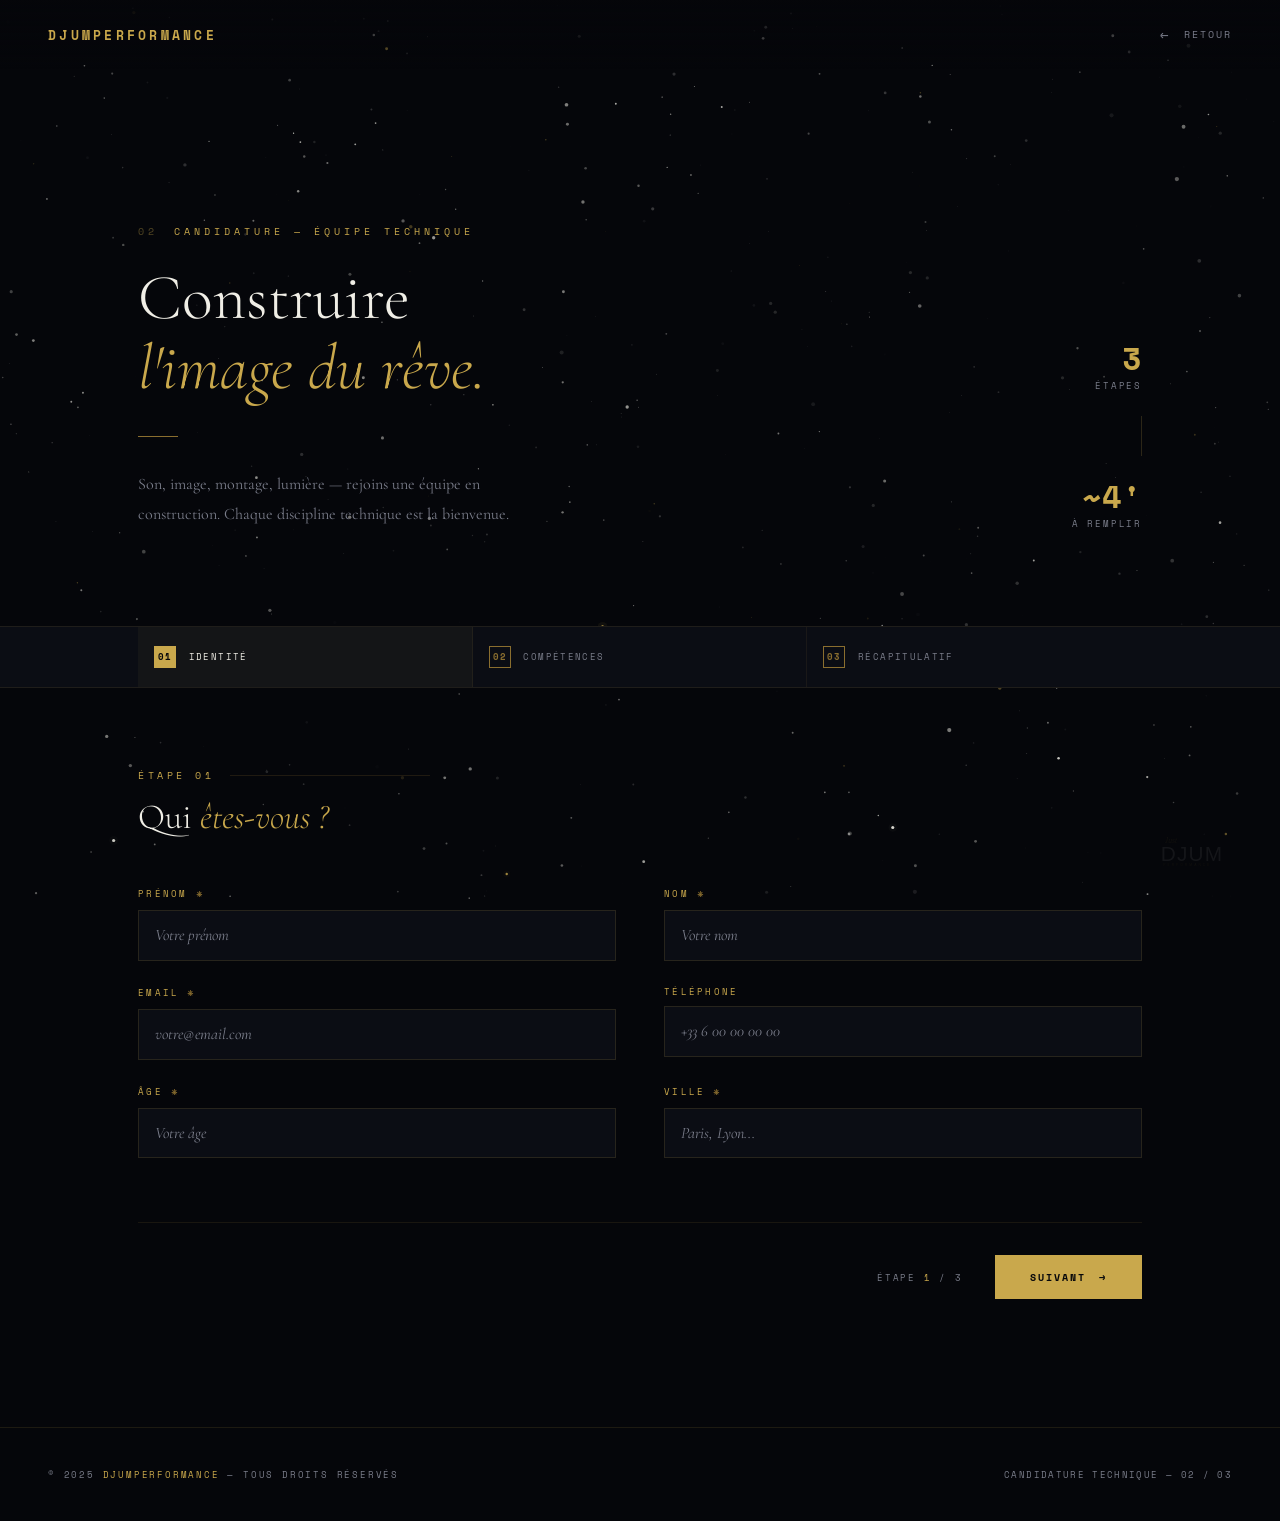
<file: candidature-technique.html>
<!DOCTYPE html>
<html lang="fr">
<head>
<meta charset="UTF-8">
<meta name="viewport" content="width=device-width, initial-scale=1.0">
<meta name="description" content="DJUMPERFORMANCE — Candidature Équipe Technique. Son, image, montage.">
<meta property="og:title" content="DJUMPERFORMANCE — Candidature Technique">
<meta property="og:url" content="https://djumperformance.com/candidature-technique.html">
<meta http-equiv="Content-Security-Policy" content="upgrade-insecure-requests">
<link rel="icon" type="image/png" sizes="32x32" href="favicon-32.png">
<link rel="icon" type="image/png" sizes="512x512" href="favicon-512.png">
<link rel="apple-touch-icon" sizes="180x180" href="favicon-180.png">
<link rel="shortcut icon" href="favicon.ico">
<title>Candidature Technique — DJUMPERFORMANCE</title>
<link rel="preconnect" href="https://fonts.googleapis.com">
<link rel="preconnect" href="https://fonts.gstatic.com" crossorigin>
<link href="https://fonts.googleapis.com/css2?family=Cormorant+Garamond:ital,wght@0,300;0,400;0,600;1,300;1,400&family=Space+Mono:wght@400;700&display=swap" rel="stylesheet">
<style>
  *, *::before, *::after { margin: 0; padding: 0; box-sizing: border-box; }
  :root {
    --gold: #C9A84C; --gold-dim: #8a6e2f; --gold-light: #e8c97a;
    --star-white: #F0EEE6; --bg: #05060A; --bg2: #0B0D14; --bg3: #0f1119;
    --text-muted: #7A7D8A;
    --serif: 'Cormorant Garamond', Georgia, serif;
    --mono: 'Space Mono', monospace;
  }
  html { scroll-behavior: smooth; }
  body { background: var(--bg); color: var(--star-white); font-family: var(--serif); min-height: 100vh; overflow-x: hidden; }
  #star-canvas { position: fixed; inset: 0; z-index: 0; pointer-events: none; }
  nav {
    position: fixed; top: 0; left: 0; right: 0; z-index: 100;
    display: flex; align-items: center; justify-content: space-between;
    padding: 1.5rem 3rem;
    background: linear-gradient(to bottom, rgba(5,6,10,0.97) 0%, transparent 100%);
  }
  .logo { font-family: var(--mono); font-size: 13px; letter-spacing: 0.25em; color: var(--gold); text-transform: uppercase; font-weight: 700; text-decoration: none; }
  .nav-back { font-family: var(--mono); font-size: 10px; letter-spacing: 0.2em; color: var(--text-muted); text-transform: uppercase; text-decoration: none; display: flex; align-items: center; gap: 0.8rem; transition: color 0.3s; }
  .nav-back:hover { color: var(--gold); }
  .nav-back::before { content: '←'; font-size: 14px; }
  .hamburger { display: none; flex-direction: column; gap: 5px; cursor: pointer; background: none; border: none; padding: 4px; }
  .hamburger span { width: 24px; height: 1px; background: var(--gold); display: block; }
  .mobile-menu { display: none; position: fixed; inset: 0; z-index: 200; background: rgba(5,6,10,0.99); flex-direction: column; align-items: center; justify-content: center; gap: 2.5rem; }
  .mobile-menu.open { display: flex; }
  .mobile-menu a { font-family: var(--mono); font-size: 12px; letter-spacing: 0.3em; color: var(--star-white); text-transform: uppercase; text-decoration: none; transition: color 0.3s; }
  .mobile-menu a:hover { color: var(--gold); }
  .mobile-close { position: absolute; top: 1.5rem; right: 1.5rem; background: none; border: none; color: var(--gold); font-size: 1.5rem; cursor: pointer; font-family: var(--mono); }

  /* ── HERO ── */
  .page-hero {
    position: relative; z-index: 1;
    padding: 14rem 3rem 6rem;
    max-width: 1100px; margin: 0 auto;
    display: grid; grid-template-columns: 1fr 1fr; gap: 4rem; align-items: end;
  }
  .hero-eyebrow { font-family: var(--mono); font-size: 10px; letter-spacing: 0.4em; color: var(--gold); text-transform: uppercase; margin-bottom: 1.5rem; opacity: 0; animation: fadeUp 0.8s ease 0.2s forwards; display: flex; align-items: center; gap: 1rem; }
  .hero-eyebrow::before { content: '02'; opacity: 0.4; }
  .page-title { font-family: var(--serif); font-weight: 300; font-size: clamp(2.5rem, 5vw, 4.5rem); line-height: 1.1; opacity: 0; animation: fadeUp 1s ease 0.4s forwards; }
  .page-title em { font-style: italic; color: var(--gold); display: block; }
  .hero-divider { width: 40px; height: 1px; background: var(--gold-dim); margin: 2rem 0; opacity: 0; animation: fadeUp 0.8s ease 0.6s forwards; }
  .hero-desc { font-family: var(--serif); font-size: 1rem; line-height: 1.9; color: var(--text-muted); max-width: 420px; opacity: 0; animation: fadeUp 0.8s ease 0.8s forwards; }
  .hero-right { display: flex; flex-direction: column; gap: 1.5rem; align-items: flex-end; opacity: 0; animation: fadeUp 0.8s ease 1s forwards; }
  .hero-stat { text-align: right; }
  .hero-stat-num { font-family: var(--mono); font-size: 2rem; font-weight: 700; color: var(--gold); line-height: 1; }
  .hero-stat-label { font-family: var(--mono); font-size: 9px; letter-spacing: 0.2em; color: var(--text-muted); text-transform: uppercase; margin-top: 0.3rem; }
  .hero-stat-divider { width: 1px; height: 40px; background: rgba(201,168,76,0.2); align-self: flex-end; }

  /* ── STEPS BAR ── */
  .steps-bar { position: relative; z-index: 1; border-top: 1px solid rgba(201,168,76,0.1); border-bottom: 1px solid rgba(201,168,76,0.1); background: var(--bg2); }
  .steps-inner { max-width: 1100px; margin: 0 auto; padding: 0 3rem; display: grid; grid-template-columns: repeat(3, 1fr); }
  .step { padding: 1.2rem 0 1.2rem 1rem; display: flex; align-items: center; gap: 0.8rem; border-right: 1px solid rgba(201,168,76,0.08); cursor: pointer; transition: background 0.3s; }
  .step:last-child { border-right: none; }
  .step.active { background: rgba(201,168,76,0.05); }
  .step-num { font-family: var(--mono); font-size: 9px; font-weight: 700; color: var(--gold-dim); letter-spacing: 0.1em; width: 22px; height: 22px; border: 1px solid var(--gold-dim); display: flex; align-items: center; justify-content: center; flex-shrink: 0; transition: all 0.3s; }
  .step.active .step-num { background: var(--gold); color: var(--bg); border-color: var(--gold); }
  .step.done .step-num { background: rgba(201,168,76,0.2); color: var(--gold); border-color: var(--gold); }
  .step-label { font-family: var(--mono); font-size: 9px; letter-spacing: 0.15em; color: var(--text-muted); text-transform: uppercase; transition: color 0.3s; }
  .step.active .step-label { color: var(--star-white); }

  /* ── FORM ── */
  .form-container { position: relative; z-index: 1; max-width: 1100px; margin: 0 auto; padding: 5rem 3rem 8rem; }
  .form-section { display: none; }
  .form-section.active { display: block; animation: fadeUp 0.5s ease forwards; }
  .section-heading { margin-bottom: 3rem; }
  .section-heading .label { font-family: var(--mono); font-size: 10px; letter-spacing: 0.35em; color: var(--gold); text-transform: uppercase; margin-bottom: 0.8rem; display: flex; align-items: center; gap: 1rem; }
  .section-heading .label::after { content: ''; flex: 1; height: 1px; background: var(--gold-dim); opacity: 0.2; max-width: 200px; }
  .section-heading h2 { font-family: var(--serif); font-weight: 300; font-size: clamp(1.5rem, 3vw, 2.2rem); line-height: 1.2; }
  .section-heading h2 em { color: var(--gold); font-style: italic; }
  .fields-grid { display: grid; grid-template-columns: 1fr 1fr; gap: 1.5rem 3rem; margin-bottom: 2rem; }
  .fields-grid.single { grid-template-columns: 1fr; }
  .field { display: flex; flex-direction: column; gap: 0.5rem; }
  .field.full { grid-column: 1 / -1; }
  .field-label { font-family: var(--mono); font-size: 9px; letter-spacing: 0.25em; color: var(--gold); text-transform: uppercase; display: flex; align-items: center; gap: 0.5rem; }
  .field-label .required { color: var(--gold-dim); font-size: 11px; }
  .field-input, .field-select, .field-textarea { background: var(--bg2); border: 1px solid rgba(201,168,76,0.15); color: var(--star-white); font-family: var(--serif); font-size: 1rem; padding: 0.9rem 1rem; outline: none; transition: border-color 0.3s, background 0.3s; width: 100%; appearance: none; }
  .field-input:focus, .field-select:focus, .field-textarea:focus { border-color: var(--gold); background: rgba(201,168,76,0.03); }
  .field-input::placeholder, .field-textarea::placeholder { color: var(--text-muted); font-style: italic; }
  .field-textarea { resize: vertical; min-height: 100px; }
  .field-select { cursor: pointer; }
  .field-select option { background: var(--bg2); }
  .checkbox-group { display: flex; flex-wrap: wrap; gap: 0.8rem; margin-top: 0.3rem; }
  .checkbox-item { display: flex; align-items: center; gap: 0.6rem; cursor: pointer; }
  .checkbox-item input[type="checkbox"] { display: none; }
  .checkbox-box { width: 18px; height: 18px; border: 1px solid rgba(201,168,76,0.3); background: var(--bg2); flex-shrink: 0; position: relative; transition: all 0.2s; cursor: pointer; }
  .checkbox-item input:checked ~ .checkbox-box { background: var(--gold); border-color: var(--gold); }
  .checkbox-item input:checked ~ .checkbox-box::after { content: '✓'; position: absolute; top: 50%; left: 50%; transform: translate(-50%, -50%); color: var(--bg); font-size: 10px; font-weight: 700; font-family: var(--mono); }
  .checkbox-label { font-family: var(--mono); font-size: 9px; letter-spacing: 0.15em; color: var(--text-muted); text-transform: uppercase; cursor: pointer; }

  /* ── BOUTONS ── */
  .form-nav { display: flex; justify-content: space-between; align-items: center; margin-top: 4rem; padding-top: 2rem; border-top: 1px solid rgba(201,168,76,0.1); }
  .btn-prev { font-family: var(--mono); font-size: 10px; letter-spacing: 0.2em; background: transparent; color: var(--text-muted); border: 1px solid rgba(201,168,76,0.2); cursor: pointer; padding: 0.9rem 1.8rem; text-transform: uppercase; transition: color 0.3s, border-color 0.3s; display: flex; align-items: center; gap: 0.8rem; }
  .btn-prev:hover { color: var(--star-white); border-color: var(--gold-dim); }
  .btn-prev::before { content: '←'; }
  .btn-next { font-family: var(--mono); font-size: 10px; letter-spacing: 0.2em; background: var(--gold); color: var(--bg); border: none; cursor: pointer; padding: 0.9rem 2.2rem; text-transform: uppercase; font-weight: 700; transition: opacity 0.3s, box-shadow 0.4s, transform 0.2s; display: flex; align-items: center; gap: 0.8rem; }
  .btn-next:hover { opacity: 0.92; transform: translateY(-1px); box-shadow: 0 0 18px rgba(201,168,76,0.6), 0 0 45px rgba(201,168,76,0.28); }
  .btn-next::after { content: '→'; }
  .btn-submit { font-family: var(--mono); font-size: 10px; letter-spacing: 0.2em; background: var(--gold); color: var(--bg); border: none; cursor: pointer; padding: 0.9rem 2.8rem; text-transform: uppercase; font-weight: 700; transition: opacity 0.3s, box-shadow 0.4s, transform 0.2s; display: flex; align-items: center; gap: 0.8rem; }
  .btn-submit:hover { opacity: 0.92; transform: translateY(-1px); box-shadow: 0 0 18px rgba(201,168,76,0.6), 0 0 45px rgba(201,168,76,0.28); }
  .btn-submit::after { content: '★'; }
  .step-counter { font-family: var(--mono); font-size: 9px; letter-spacing: 0.2em; color: var(--text-muted); text-transform: uppercase; }
  .step-counter span { color: var(--gold); }

  /* ── RECAP ── */
  .recap-grid { display: grid; grid-template-columns: 1fr 1fr; gap: 2px; margin-top: 2rem; }
  .recap-item { background: var(--bg2); padding: 1.2rem 1.5rem; border: 1px solid rgba(201,168,76,0.08); }
  .recap-key { font-family: var(--mono); font-size: 8px; letter-spacing: 0.2em; color: var(--gold); text-transform: uppercase; margin-bottom: 0.4rem; }
  .recap-val { font-family: var(--serif); font-size: 1rem; color: var(--star-white); }
  .recap-val.empty { color: var(--text-muted); font-style: italic; }

  /* ── SUCCESS ── */
  .success-screen { display: none; text-align: center; padding: 6rem 2rem; }
  .success-screen.visible { display: block; animation: fadeUp 0.8s ease forwards; }
  .success-star { font-size: 3rem; margin-bottom: 2rem; animation: pulse 2s ease-in-out infinite; }
  .success-title { font-family: var(--serif); font-weight: 300; font-size: clamp(2rem, 4vw, 3.5rem); margin-bottom: 1rem; }
  .success-title em { color: var(--gold); font-style: italic; }
  .success-sub { font-family: var(--serif); font-size: 1.05rem; color: var(--text-muted); line-height: 1.9; max-width: 500px; margin: 0 auto 3rem; }
  .success-back { font-family: var(--mono); font-size: 10px; letter-spacing: 0.2em; background: transparent; color: var(--gold); border: 1px solid var(--gold-dim); cursor: pointer; padding: 0.9rem 2rem; text-transform: uppercase; text-decoration: none; display: inline-block; transition: border-color 0.3s, box-shadow 0.4s; }
  .success-back:hover { border-color: var(--gold); box-shadow: 0 0 14px rgba(201,168,76,0.35); }

  /* ── FOOTER ── */
  footer { position: relative; z-index: 1; border-top: 1px solid rgba(201,168,76,0.12); padding: 2.5rem 3rem; display: flex; align-items: center; justify-content: space-between; font-family: var(--mono); font-size: 9px; letter-spacing: 0.2em; color: var(--text-muted); text-transform: uppercase; }
  footer span { color: var(--gold); }

  /* ══ GRAND MESSAGE ENGAGEMENT ══ */
  .engagement-message { margin-top:3rem; padding:3rem 2.5rem; background:var(--bg2); border:1px solid rgba(201,168,76,0.2); position:relative; overflow:hidden; }
  .engagement-message::before { content:''; position:absolute; top:0; left:0; right:0; height:2px; background:linear-gradient(to right,transparent,var(--gold),transparent); opacity:0.6; }
  .engagement-star { font-size:1.5rem; color:var(--gold); margin-bottom:1.5rem; display:block; opacity:0.7; animation:starPulse 3s ease-in-out infinite; }
  @keyframes starPulse { 0%,100%{opacity:0.4;transform:scale(1)} 50%{opacity:1;transform:scale(1.15)} }
  .engagement-title { font-family:var(--serif); font-weight:300; font-size:clamp(1.3rem,2.5vw,1.8rem); line-height:1.2; margin-bottom:1.5rem; }
  .engagement-title em { color:var(--gold); font-style:italic; }
  .engagement-body { font-family:var(--serif); font-size:1rem; color:var(--text-muted); line-height:1.9; margin-bottom:1rem; }
  .engagement-body strong { color:var(--star-white); font-weight:400; }
  .engagement-divider { width:60px; height:1px; background:var(--gold-dim); margin:2rem 0; opacity:0.5; }
  .engagement-quote { font-family:var(--serif); font-style:italic; font-size:clamp(1rem,2vw,1.2rem); color:var(--star-white); line-height:1.8; margin-bottom:1rem; padding-left:1.5rem; border-left:2px solid var(--gold-dim); }
  .engagement-quote em { color:var(--gold); }
  .engagement-sign { font-family:var(--mono); font-size:9px; letter-spacing:0.25em; color:var(--gold); text-transform:uppercase; margin-top:0.5rem; }
  .submit-wrap { position:relative; display:inline-block; }
  .saber-canvas { position:absolute; top:50%; left:50%; transform:translate(-50%,-50%); pointer-events:none; z-index:10; }
  #hyperspace-overlay { display:none; position:fixed; inset:0; z-index:9999; background:#000; overflow:hidden; }
  #hyperspace-overlay.active { display:block; }
  #hyperspace-canvas { position:absolute; inset:0; }

  /* ══ SUCCESS LOGO SCINTILLEMENT ══ */
  .success-logo { margin-bottom: 0; }
  .success-logo svg { filter: drop-shadow(0 0 20px rgba(240,238,230,0.3)); animation: logoShimmer 2.5s ease-in-out infinite; }
  @keyframes logoShimmer {
    0%,100% { filter: drop-shadow(0 0 15px rgba(201,168,76,0.3)) drop-shadow(0 0 35px rgba(201,168,76,0.1)); opacity: 0.85; }
    50% { filter: drop-shadow(0 0 30px rgba(201,168,76,0.7)) drop-shadow(0 0 60px rgba(201,168,76,0.3)); opacity: 1; }
  }
  @keyframes fadeUp { from { opacity: 0; transform: translateY(20px); } to { opacity: 1; transform: translateY(0); } }
  @keyframes pulse { 0%, 100% { opacity: 0.6; transform: scale(1); } 50% { opacity: 1; transform: scale(1.1); } }

  @media (max-width: 768px) {
    nav { padding: 1.2rem 1.5rem; }
    .hamburger { display: flex; }
    .page-hero { grid-template-columns: 1fr; padding: 10rem 1.5rem 3rem; gap: 2rem; }
    .hero-right { flex-direction: row; align-items: center; justify-content: flex-start; }
    .steps-inner { grid-template-columns: 1fr 1fr 1fr; }
    .form-container { padding: 3rem 1.5rem 5rem; }
    .fields-grid { grid-template-columns: 1fr; gap: 1.2rem; }
    .recap-grid { grid-template-columns: 1fr; }
    footer { flex-direction: column; gap: 1rem; text-align: center; }
  }
</style>
</head>
<body>
<canvas id="star-canvas"></canvas>

<!-- ══ LOGO DJUM WATERMARK ══ -->
<div id="djum-watermark" style="position:fixed;bottom:2rem;right:2.5rem;z-index:2;pointer-events:none;opacity:0.08;">
  <svg style="width:80px;display:block" viewBox="0 0 200 85" xmlns="http://www.w3.org/2000/svg">
    <text x="12" y="22" font-family="Georgia,serif" font-style="italic" font-size="19" fill="#C9A84C">Just</text>
    <text x="2" y="68" font-family="Impact,'Arial Black',sans-serif" font-size="52" letter-spacing="3" fill="#F0EEE6">DJUM</text>
    <text x="8" y="80" font-family="Arial,sans-serif" font-size="8.5" letter-spacing="5" fill="#C9A84C">PERFORMANCE</text>
  </svg>
</div>

<nav>
  <a class="logo" href="index.html">DJUMPERFORMANCE</a>
  <a class="nav-back" href="index.html"><span class="nav-back-text">Retour</span></a>
  <button class="hamburger" onclick="openMenu()" aria-label="Menu"><span></span><span></span><span></span></button>
</nav>
<div class="mobile-menu" id="mobileMenu">
  <button class="mobile-close" onclick="closeMenu()">✕</button>
  <a href="index.html" onclick="closeMenu()">Accueil</a>
  <a href="index.html#projets" onclick="closeMenu()">Projets</a>
  <a href="index.html#rejoindre" onclick="closeMenu()">Rejoindre</a>
  <a href="index.html#contact" onclick="closeMenu()">Contact</a>
</div>

<div class="page-hero">
  <div class="hero-left">
    <div class="hero-eyebrow">Candidature — Équipe Technique</div>
    <h1 class="page-title">Construire<br><em>l'image du rêve.</em></h1>
    <div class="hero-divider"></div>
    <p class="hero-desc">Son, image, montage, lumière — rejoins une équipe en construction. Chaque discipline technique est la bienvenue.</p>
  </div>
  <div class="hero-right">
    <div class="hero-stat"><div class="hero-stat-num">3</div><div class="hero-stat-label">Étapes</div></div>
    <div class="hero-stat-divider"></div>
    <div class="hero-stat"><div class="hero-stat-num">~4'</div><div class="hero-stat-label">À remplir</div></div>
  </div>
</div>

<div class="steps-bar">
  <div class="steps-inner">
    <div class="step active" id="step-tab-1" onclick="goToStep(1)"><div class="step-num">01</div><div class="step-label">Identité</div></div>
    <div class="step" id="step-tab-2" onclick="goToStep(2)"><div class="step-num">02</div><div class="step-label">Compétences</div></div>
    <div class="step" id="step-tab-3" onclick="goToStep(3)"><div class="step-num">03</div><div class="step-label">Récapitulatif</div></div>
  </div>
</div>

<div class="form-container">
  <form id="candidature-form" novalidate>

    <!-- ÉTAPE 1 — IDENTITÉ -->
    <div class="form-section active" id="section-1">
      <div class="section-heading"><div class="label">Étape 01</div><h2>Qui <em>êtes-vous ?</em></h2></div>
      <div class="fields-grid">
        <div class="field"><label class="field-label" for="prenom">Prénom <span class="required">*</span></label><input class="field-input" type="text" id="prenom" name="prenom" placeholder="Votre prénom" required></div>
        <div class="field"><label class="field-label" for="nom">Nom <span class="required">*</span></label><input class="field-input" type="text" id="nom" name="nom" placeholder="Votre nom" required></div>
        <div class="field"><label class="field-label" for="email">Email <span class="required">*</span></label><input class="field-input" type="email" id="email" name="email" placeholder="votre@email.com" required></div>
        <div class="field"><label class="field-label" for="telephone">Téléphone</label><input class="field-input" type="tel" id="telephone" name="telephone" placeholder="+33 6 00 00 00 00"></div>
        <div class="field"><label class="field-label" for="age">Âge <span class="required">*</span></label><input class="field-input" type="number" id="age" name="age" placeholder="Votre âge" min="16" max="99" required></div>
        <div class="field"><label class="field-label" for="ville">Ville <span class="required">*</span></label><input class="field-input" type="text" id="ville" name="ville" placeholder="Paris, Lyon..." required></div>
      </div>
      <div class="form-nav">
        <div></div>
        <div style="display:flex;align-items:center;gap:2rem;"><span class="step-counter">Étape <span>1</span> / 3</span><button type="button" class="btn-next" onclick="nextStep(1)">Suivant</button></div>
      </div>
    </div>

    <!-- ÉTAPE 2 — COMPÉTENCES -->
    <div class="form-section" id="section-2">
      <div class="section-heading"><div class="label">Étape 02</div><h2>Votre <em>spécialité technique.</em></h2></div>
      <div class="fields-grid">
        <div class="field"><label class="field-label" for="poste">Poste recherché <span class="required">*</span></label>
          <select class="field-select" id="poste" name="poste" required>
            <option value="" disabled selected>Choisir...</option>
            <option value="image">Directeur·rice de la photographie</option>
            <option value="camera">Cadreur·euse</option>
            <option value="son">Ingénieur·e son</option>
            <option value="montage">Monteur·euse</option>
            <option value="lumiere">Chef·fe électricien·ne / Lumière</option>
            <option value="regie">Régisseur·euse</option>
            <option value="direction">Assistant·e réalisation</option>
            <option value="script">Script / Continuité</option>
            <option value="autre">Autre</option>
          </select>
        </div>
        <div class="field"><label class="field-label" for="experience">Niveau d'expérience <span class="required">*</span></label>
          <select class="field-select" id="experience" name="experience" required>
            <option value="" disabled selected>Choisir...</option>
            <option value="debutant">Débutant — Premiers projets</option>
            <option value="intermediaire">Intermédiaire — Quelques tournages</option>
            <option value="confirme">Confirmé — Expérience régulière</option>
            <option value="professionnel">Professionnel — Formation / Carrière</option>
          </select>
        </div>
      </div>
      <div class="fields-grid single" style="margin-top:0.5rem;">
        <div class="field"><label class="field-label">Matériel disponible</label>
          <div class="checkbox-group">
            <label class="checkbox-item"><input type="checkbox" name="materiel" value="camera"><span class="checkbox-box"></span><span class="checkbox-label">Caméra</span></label>
            <label class="checkbox-item"><input type="checkbox" name="materiel" value="son"><span class="checkbox-box"></span><span class="checkbox-label">Kit son</span></label>
            <label class="checkbox-item"><input type="checkbox" name="materiel" value="lumiere"><span class="checkbox-box"></span><span class="checkbox-label">Éclairage</span></label>
            <label class="checkbox-item"><input type="checkbox" name="materiel" value="stabilisateur"><span class="checkbox-box"></span><span class="checkbox-label">Stabilisateur</span></label>
            <label class="checkbox-item"><input type="checkbox" name="materiel" value="drone"><span class="checkbox-box"></span><span class="checkbox-label">Drone</span></label>
            <label class="checkbox-item"><input type="checkbox" name="materiel" value="logiciels"><span class="checkbox-box"></span><span class="checkbox-label">Logiciels montage</span></label>
          </div>
        </div>
      </div>
      <div class="fields-grid" style="margin-top:1.5rem;">
        <div class="field"><label class="field-label" for="disponibilite">Disponibilité <span class="required">*</span></label>
          <select class="field-select" id="disponibilite" name="disponibilite" required>
            <option value="" disabled selected>Choisir...</option>
            <option value="immediate">Immédiate</option>
            <option value="1mois">Dans 1 mois</option>
            <option value="flexible">Flexible / À discuter</option>
          </select>
        </div>
        <div class="field"><label class="field-label" for="mobilite">Mobilité</label>
          <select class="field-select" id="mobilite" name="mobilite">
            <option value="" disabled selected>Choisir...</option>
            <option value="locale">Ma ville uniquement</option>
            <option value="regionale">Région parisienne</option>
            <option value="nationale">France entière</option>
          </select>
        </div>
      </div>
      <div class="fields-grid single" style="margin-top:1rem;">
        <div class="field"><label class="field-label" for="portfolio">Portfolio / Showreel (lien)</label><input class="field-input" type="url" id="portfolio" name="portfolio" placeholder="https://vimeo.com/... ou YouTube"></div>
      </div>
      <div class="fields-grid single" style="margin-top:1rem;">
        <div class="field"><label class="field-label" for="message">Message complémentaire</label><textarea class="field-textarea" id="message" name="message" placeholder="Vos outils, vos expériences marquantes, votre vision..."></textarea></div>
      </div>
      <div class="form-nav">
        <button type="button" class="btn-prev" onclick="prevStep(2)">Précédent</button>
        <div style="display:flex;align-items:center;gap:2rem;"><span class="step-counter">Étape <span>2</span> / 3</span><button type="button" class="btn-next" onclick="nextStep(2)">Récapitulatif</button></div>
      </div>
    </div>

    <!-- ÉTAPE 3 — RÉCAPITULATIF -->
    <div class="form-section" id="section-3">
      <div class="section-heading"><div class="label">Étape 03</div><h2>Vérifiez votre <em>candidature.</em></h2></div>
      <div class="recap-grid" id="recap-content"></div>
      <div class="engagement-message">
        <div class="engagement-star">✦</div>
        <h3 class="engagement-title">Avant d'envoyer — <em>quelques mots importants.</em></h3>
        <p class="engagement-body">DJUMPERFORMANCE est une maison de production <strong>indépendante et non commerciale</strong> à ce stade. Les projets ne sont <strong>pas rémunérés financièrement.</strong></p>
        <p class="engagement-body">Ce que nous offrons : <strong>l'expérience d'un tournage cinématographique réel</strong>, une œuvre qui vous appartient, et la fierté de faire partie d'une aventure qui grandit.</p>
        <div class="engagement-divider"></div>
        <p class="engagement-quote">« La seule rémunération sérieuse que nous pouvons vous promettre, c'est <em>l'amour du cinéma, la passion de créer, et la fierté d'avoir osé.</em> »</p>
        <p class="engagement-sign">— DJUMPERFORMANCE</p>
      </div>
      <div style="margin-top:2rem;padding:1.5rem 2rem;background:var(--bg2);border:1px solid rgba(201,168,76,0.12);">
        <label class="checkbox-item" style="gap:1rem;">
          <input type="checkbox" id="consent" required>
          <span class="checkbox-box"></span>
          <span style="font-family:var(--serif);font-size:0.9rem;color:var(--text-muted);line-height:1.7;cursor:pointer;">J'ai lu et j'accepte les conditions. Je comprends que ce projet est non rémunéré et j'y adhère librement, par amour du cinéma.</span>
        </label>
      </div>
      <div class="form-nav">
        <button type="button" class="btn-prev" onclick="prevStep(3)">Modifier</button>
        <div style="display:flex;align-items:center;gap:2rem;"><span class="step-counter">Étape <span>3</span> / 3</span>
          <div class="submit-wrap" id="submit-wrap"><canvas class="saber-canvas" id="saber-canvas"></canvas><button type="button" class="btn-submit" id="btn-submit" onclick="submitForm()">Envoyer ma candidature</button></div>
        </div>
      </div>
    </div>
  </form>

  <div class="success-screen" id="success-screen">
    <div class="success-logo" id="success-logo">
      <svg viewBox="0 0 320 130" xmlns="http://www.w3.org/2000/svg" style="width:220px;display:block;margin:0 auto 2rem;">
        <text x="20" y="30" font-family="Georgia,serif" font-style="italic" font-size="26" fill="#C9A84C" id="sl-just">Just</text>
        <text x="4" y="105" font-family="Impact,'Arial Black',sans-serif" font-size="82" letter-spacing="4" fill="#F0EEE6" id="sl-djum">DJUM</text>
        <text x="12" y="122" font-family="Arial,sans-serif" font-size="11" letter-spacing="6.5" fill="#C9A84C" id="sl-perf">PERFORMANCE</text>
      </svg>
    </div>
    <h2 class="success-title">Candidature<br><em>envoyée.</em></h2>
    <p class="success-sub">Merci. Nous étudions chaque profil technique avec soin et reviendrons vers vous dans les meilleurs délais.</p>
    <a class="success-back" href="index.html">← Retour à l'accueil</a>
  </div>
</div>

<div id="hyperspace-overlay"><canvas id="hyperspace-canvas"></canvas></div>
<footer>
  <div>&copy; 2025 <span>DJUMPERFORMANCE</span> — Tous droits réservés</div>
  <div style="font-family:var(--mono);font-size:9px;letter-spacing:0.15em;">Candidature Technique — 02 / 03</div>
</footer>

<script>
  function openMenu() { document.getElementById('mobileMenu').classList.add('open'); }
  function closeMenu() { document.getElementById('mobileMenu').classList.remove('open'); }

  // ── MOTEUR ÉTOILES RÉALISTE
  const canvas = document.getElementById('star-canvas');
  const ctx = canvas.getContext('2d');
  let stars = [], W, H;
  function resize() { W = canvas.width = window.innerWidth; H = canvas.height = window.innerHeight; }
  function lerp(t, a, b) { return a + t * (b - a); }
  function grad(hash, x) { return (hash & 1) === 0 ? x : -x; }
  function initStars() {
    stars = [];
    const count = Math.floor((W * H) / 1800);
    for (let i = 0; i < count; i++) {
      const rnd = Math.random();
      stars.push({
        x: Math.random()*W, y: Math.random()*H,
        r: rnd < 0.7 ? Math.random()*0.8+0.2 : rnd < 0.92 ? Math.random()*0.8+0.9 : Math.random()*0.6+1.6,
        f1: Math.random()*0.4+0.05, f2: Math.random()*2.0+0.8, f3: Math.random()*5.0+2.0,
        p1: Math.random()*100, p2: Math.random()*100, p3: Math.random()*100,
        a1: Math.random()*0.3+0.1, a2: Math.random()*0.25+0.05, a3: Math.random()*0.12,
        base: Math.random()*0.25+0.05,
        flashTimer: Math.random()*800, flashDur: Math.random()*60+20, flashInt: 0,
        gold: Math.random()<0.07, bright: rnd > 0.88
      });
    }
  }
  function drawStars(t) {
    ctx.clearRect(0,0,W,H);
    for (const s of stars) {
      const slow = Math.sin(t*s.f1+s.p1)*s.a1;
      const fast = Math.sin(t*s.f2+s.p2)*s.a2;
      const micro = Math.sin(t*s.f3+s.p3)*s.a3;
      s.flashTimer -= 1;
      if (s.flashTimer <= 0) { s.flashTimer = Math.random()*600+200; s.flashInt = s.bright ? 0.7 : 0.4; s.flashDur = Math.random()*40+10; }
      let flash = 0;
      if (s.flashInt > 0) { flash = s.flashInt; s.flashInt -= s.flashInt/s.flashDur; if (s.flashInt < 0.01) s.flashInt = 0; }
      let a = Math.max(0, Math.min(1, s.base+slow+fast+micro+flash));
      ctx.beginPath(); ctx.arc(s.x,s.y,s.r,0,Math.PI*2);
      if (s.gold) {
        ctx.fillStyle = `rgba(201,168,76,${a})`; ctx.fill();
        if (a > 0.55 && s.r > 1) { ctx.beginPath(); ctx.arc(s.x,s.y,s.r*3,0,Math.PI*2); ctx.fillStyle = `rgba(201,168,76,${(a-0.55)*0.15})`; ctx.fill(); }
      } else {
        ctx.fillStyle = `rgba(240,238,230,${a})`; ctx.fill();
        if (a > 0.65 && s.r > 1.4) { ctx.beginPath(); ctx.arc(s.x,s.y,s.r*2.8,0,Math.PI*2); ctx.fillStyle = `rgba(240,238,230,${(a-0.65)*0.12})`; ctx.fill(); }
      }
    }
  }
  function loop(ts) { drawStars(ts*0.001); requestAnimationFrame(loop); }
  resize(); initStars();
  window.addEventListener('resize', () => { resize(); initStars(); });
  requestAnimationFrame(loop);


  // ══ WATERMARK SCINTILLEMENT ══
  const wmEl=document.getElementById('djum-watermark');
  let wmT2=0; function animWM(){wmT2+=0.007;wmEl.style.opacity=(0.06+Math.sin(wmT2)*0.025).toFixed(3);requestAnimationFrame(animWM);} animWM();
  // ── GESTION ÉTAPES
  let currentStep = 1;
  function goToStep(n) { if (n > currentStep) return; showStep(n); }
  function showStep(n) {
    document.querySelectorAll('.form-section').forEach(s => s.classList.remove('active'));
    document.getElementById(`section-${n}`).classList.add('active');
    document.querySelectorAll('.step').forEach((s, i) => { s.classList.remove('active','done'); if (i+1 < n) s.classList.add('done'); if (i+1 === n) s.classList.add('active'); });
    currentStep = n;
    window.scrollTo({ top: 0, behavior: 'smooth' });
  }
  function validateStep(n) {
    const required = document.getElementById(`section-${n}`).querySelectorAll('[required]');
    let valid = true;
    required.forEach(f => { f.style.borderColor = ''; if (!f.value.trim()) { f.style.borderColor = 'rgba(220,80,80,0.6)'; valid = false; } });
    return valid;
  }
  function nextStep(current) { if (!validateStep(current)) return; if (current === 2) buildRecap(); showStep(current + 1); }
  function prevStep(current) { showStep(current - 1); }

  function buildRecap() {
    const fields = [
      { key: 'Prénom', id: 'prenom' }, { key: 'Nom', id: 'nom' }, { key: 'Email', id: 'email' },
      { key: 'Téléphone', id: 'telephone' }, { key: 'Âge', id: 'age' }, { key: 'Ville', id: 'ville' },
      { key: 'Poste', id: 'poste' }, { key: 'Expérience', id: 'experience' },
      { key: 'Disponibilité', id: 'disponibilite' }, { key: 'Mobilité', id: 'mobilite' },
      { key: 'Portfolio', id: 'portfolio' },
    ];
    const materiel = [...document.querySelectorAll('input[name="materiel"]:checked')].map(c => c.value).join(', ');
    let html = fields.map(f => { const val = document.getElementById(f.id)?.value || ''; return `<div class="recap-item"><div class="recap-key">${f.key}</div><div class="recap-val ${!val?'empty':''}">${val||'—'}</div></div>`; }).join('');
    if (materiel) html += `<div class="recap-item"><div class="recap-key">Matériel</div><div class="recap-val">${materiel}</div></div>`;
    const msg = document.getElementById('message').value;
    if (msg) html += `<div class="recap-item" style="grid-column:1/-1"><div class="recap-key">Message</div><div class="recap-val">${msg}</div></div>`;
    document.getElementById('recap-content').innerHTML = html;
  }

  function submitForm() {
    const consent = document.getElementById('consent');
    if (!consent.checked) { consent.closest('label').style.outline = '1px solid rgba(220,80,80,0.5)'; return; }
    launchSaber(() => { launchHyperspace(() => {
      document.getElementById('candidature-form').style.display = 'none';
      document.getElementById('success-screen').classList.add('visible');
      window.scrollTo({ top: 0, behavior: 'smooth' });
    }); });
  }
  function launchSaber(onComplete) {
    const btn = document.getElementById('btn-submit'); const sc = document.getElementById('saber-canvas');
    const rect = btn.getBoundingClientRect(); const pad = 10;
    const W = rect.width+pad*2, H = rect.height+pad*2;
    sc.width=W; sc.height=H; sc.style.width=W+'px'; sc.style.height=H+'px';
    const ctx = sc.getContext('2d'); const perimeter = 2*(W+H);
    let progress=0, start=null;
    function draw(t) {
      if(!start) start=t; const elapsed=t-start; progress=Math.min(elapsed/900,1); const dist=progress*perimeter;
      ctx.clearRect(0,0,W,H);
      for(let trail=3;trail>=0;trail--) {
        const tp=Math.max(0,progress-trail*0.07)*perimeter; const op=(1-trail/4)*(trail===0?1:0.4);
        ctx.beginPath(); ctx.strokeStyle=trail===0?`rgba(201,168,76,${op})`:`rgba(240,220,150,${op})`;
        ctx.lineWidth=trail===0?3:1.5-trail*0.3; ctx.shadowBlur=trail===0?12:0; ctx.shadowColor='rgba(201,168,76,0.8)'; ctx.lineCap='round';
        let d=tp; ctx.moveTo(pad,pad);
        if(d<=W){ctx.lineTo(pad+d,pad);}else{ctx.lineTo(W-pad+pad,pad);d-=W;if(d<=H){ctx.lineTo(W-pad+pad,pad+d);}else{ctx.lineTo(W-pad+pad,H-pad+pad);d-=H;if(d<=W){ctx.lineTo(W-pad+pad-d,H-pad+pad);}else{ctx.lineTo(pad,H-pad+pad);d-=W;if(d>0)ctx.lineTo(pad,H-pad+pad-Math.min(d,H));}}}
        ctx.stroke(); ctx.shadowBlur=0;
      }
      if(progress<1){requestAnimationFrame(draw);}else{setTimeout(()=>{let a=1;const fi=setInterval(()=>{a-=0.08;ctx.clearRect(0,0,W,H);if(a>0){ctx.globalAlpha=a;ctx.strokeStyle='rgba(201,168,76,1)';ctx.lineWidth=2;ctx.strokeRect(pad,pad,W-pad*2,H-pad*2);ctx.globalAlpha=1;}else{clearInterval(fi);ctx.clearRect(0,0,W,H);onComplete();}},30);},200);}
    }
    requestAnimationFrame(draw);
  }
  function launchHyperspace(onComplete) {
    const overlay=document.getElementById('hyperspace-overlay'),hc=document.getElementById('hyperspace-canvas');
    overlay.classList.add('active');let W=hc.width=window.innerWidth,H=hc.height=window.innerHeight;
    const ctx=hc.getContext('2d'),cx=W/2,cy=H/2,streaks=[];
    for(let i=0;i<320;i++){const a=Math.random()*Math.PI*2,sp=Math.random()*14+5,d=Math.random()*90+20;streaks.push({angle:a,speed:sp,dist:d,length:0,maxLen:Math.random()*220+60,alpha:Math.random()*0.55+0.3,gold:Math.random()<0.1});}
    let phase='accel',fc=0;
    // Logo DJUM au centre - dessiné sur canvas
    function drawLogo(alpha) {
      ctx.save();
      ctx.globalAlpha = alpha;
      ctx.textAlign = 'center';
      // "Just" script
      ctx.font = 'italic 28px Georgia, serif';
      ctx.fillStyle = '#C9A84C';
      ctx.fillText('Just', cx - 10, cy - 38);
      // "DJUM"
      ctx.font = 'bold 90px Impact, Arial Black, sans-serif';
      ctx.letterSpacing = '4px';
      ctx.fillStyle = '#F0EEE6';
      ctx.shadowBlur = 30; ctx.shadowColor = 'rgba(240,238,230,0.5)';
      ctx.fillText('DJUM', cx + 2, cy + 30);
      ctx.shadowBlur = 0;
      // "PERFORMANCE"
      ctx.font = '11px Arial, sans-serif';
      ctx.letterSpacing = '6px';
      ctx.fillStyle = '#C9A84C';
      ctx.fillText('PERFORMANCE', cx + 2, cy + 52);
      ctx.restore();
    }
    function draw(){
      fc++;
      ctx.fillStyle='rgba(0,0,0,0.14)'; ctx.fillRect(0,0,W,H);
      let gs=phase==='accel'?fc/40*3:phase==='hold'?3:3*(1-fc/25);
      for(const s of streaks){s.length=Math.min(s.length+gs*s.speed*0.4,s.maxLen);const x1=cx+Math.cos(s.angle)*s.dist,y1=cy+Math.sin(s.angle)*s.dist,x2=cx+Math.cos(s.angle)*(s.dist+s.length*gs*0.5),y2=cy+Math.sin(s.angle)*(s.dist+s.length*gs*0.5);ctx.beginPath();const g=ctx.createLinearGradient(x1,y1,x2,y2),col=s.gold?'201,168,76':'240,238,230';g.addColorStop(0,`rgba(${col},0)`);g.addColorStop(1,`rgba(${col},${s.alpha})`);ctx.strokeStyle=g;ctx.lineWidth=s.gold?1.5:1;ctx.moveTo(x1,y1);ctx.lineTo(x2,y2);ctx.stroke();}
      // Logo au centre avec alpha progressif
      const logoAlpha = phase==='accel' ? fc/40*0.9 : phase==='hold' ? 0.9 : 0.9*(1-fc/25);
      drawLogo(Math.min(logoAlpha,0.9));
      if(phase==='accel'&&fc>=40){phase='hold';fc=0;}
      else if(phase==='hold'&&fc>=30){phase='fade';fc=0;}
      else if(phase==='fade'&&fc>=25){overlay.classList.remove('active');ctx.clearRect(0,0,W,H);onComplete();return;}
      requestAnimationFrame(draw);
    }
    ctx.fillStyle='#000'; ctx.fillRect(0,0,W,H); requestAnimationFrame(draw);
  }
</script>
</body>
</html>
</file>
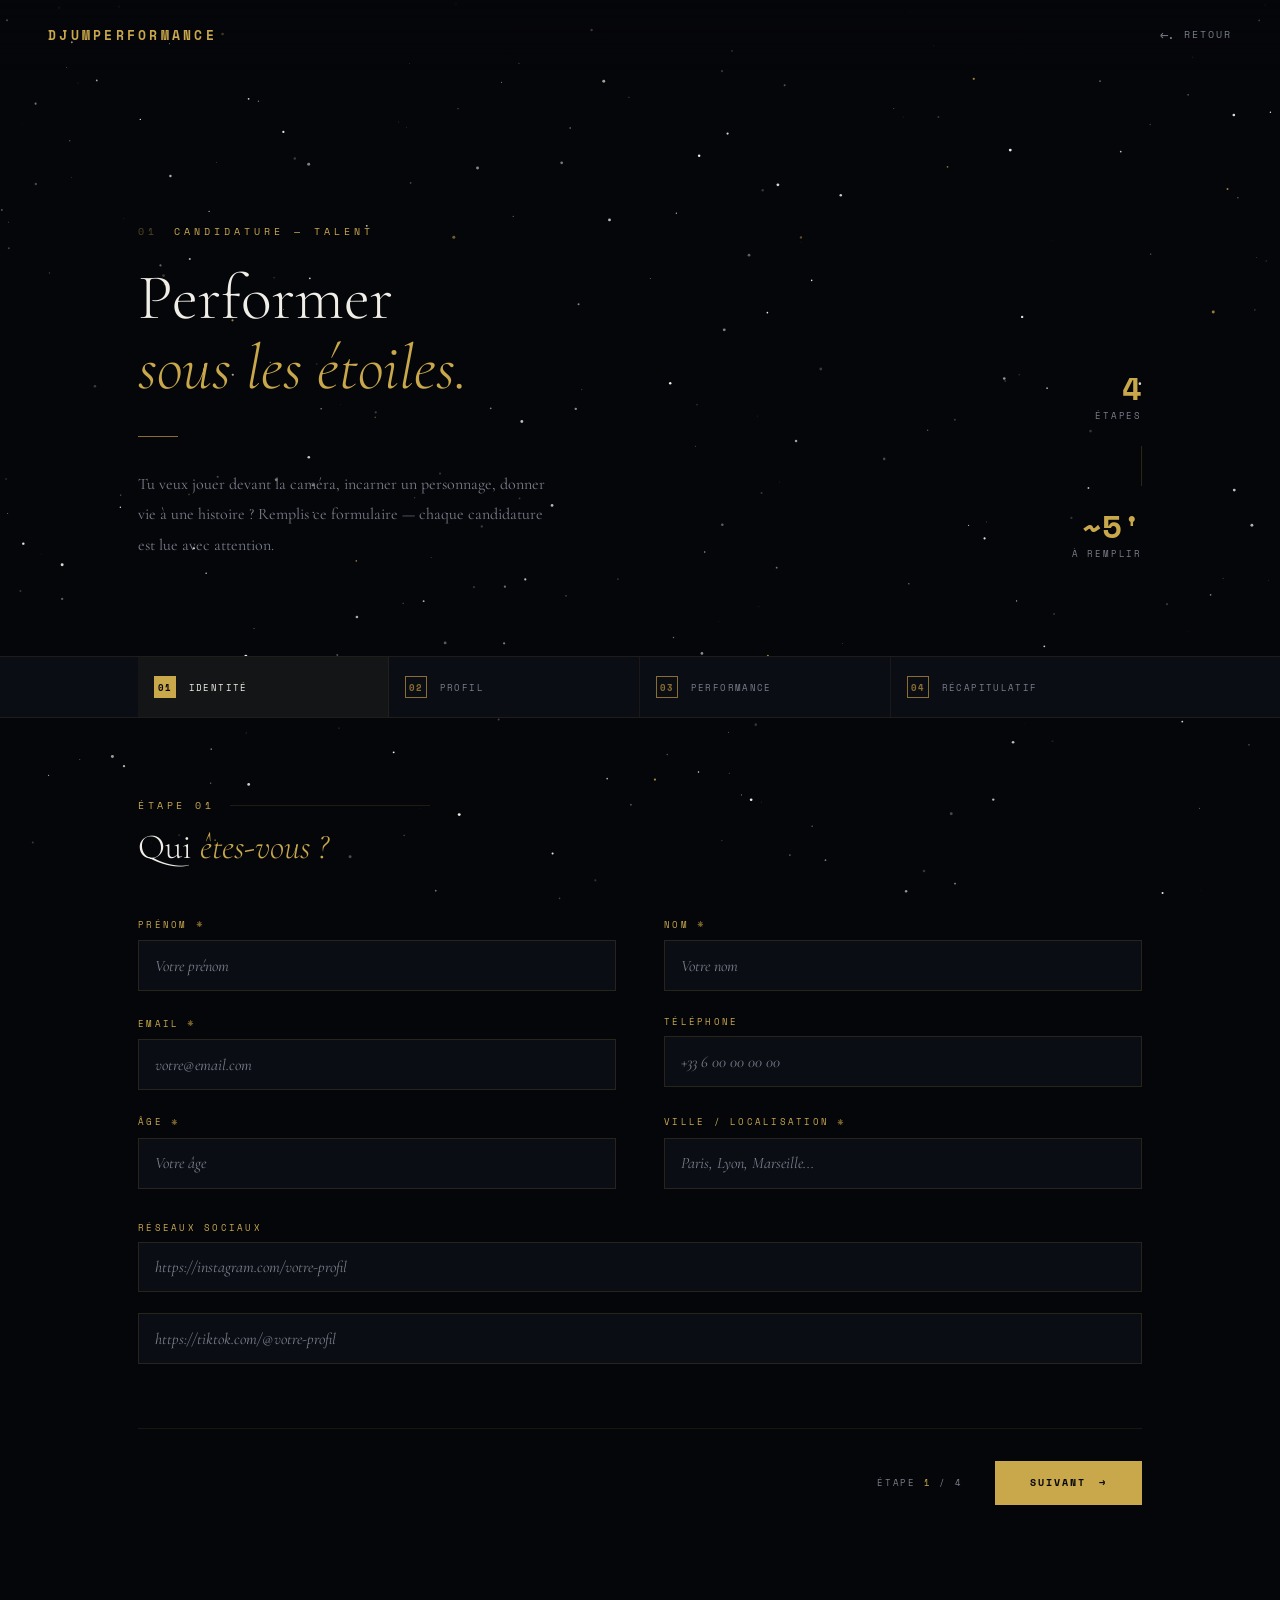
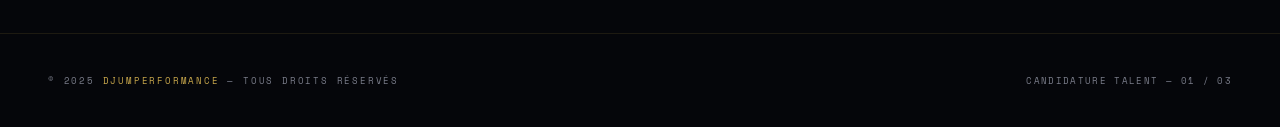
<file: candidaturetalent.html>
<!DOCTYPE html>
<html lang="fr">
<head>
<meta charset="UTF-8">
<meta name="viewport" content="width=device-width, initial-scale=1.0">
<meta name="description" content="DJUMPERFORMANCE — Candidature Talent. Rejoignez notre maison de production indépendante.">
<meta property="og:title" content="DJUMPERFORMANCE — Candidature Talent">
<meta property="og:url" content="https://djumperformance.com/candidature-talent.html">
<meta http-equiv="Content-Security-Policy" content="upgrade-insecure-requests">

<!-- ══ FAVICON ══ -->
<link rel="icon" type="image/png" sizes="32x32" href="favicon-32.png">
<link rel="icon" type="image/png" sizes="512x512" href="favicon-512.png">
<link rel="apple-touch-icon" sizes="180x180" href="favicon-180.png">
<link rel="shortcut icon" href="favicon.ico">

<title>Candidature Talent — DJUMPERFORMANCE</title>
<link rel="preconnect" href="https://fonts.googleapis.com">
<link rel="preconnect" href="https://fonts.gstatic.com" crossorigin>
<link href="https://fonts.googleapis.com/css2?family=Cormorant+Garamond:ital,wght@0,300;0,400;0,600;1,300;1,400&family=Space+Mono:wght@400;700&display=swap" rel="stylesheet">
<style>
  *, *::before, *::after { margin: 0; padding: 0; box-sizing: border-box; }

  :root {
    --gold: #C9A84C;
    --gold-dim: #8a6e2f;
    --gold-light: #e8c97a;
    --star-white: #F0EEE6;
    --bg: #05060A;
    --bg2: #0B0D14;
    --bg3: #0f1119;
    --text-muted: #7A7D8A;
    --serif: 'Cormorant Garamond', Georgia, serif;
    --mono: 'Space Mono', monospace;
  }

  html { scroll-behavior: smooth; }
  body { background: var(--bg); color: var(--star-white); font-family: var(--serif); min-height: 100vh; overflow-x: hidden; }

  /* ── CANVAS ── */
  #star-canvas { position: fixed; inset: 0; z-index: 0; pointer-events: none; }

  /* ── NAV ── */
  nav {
    position: fixed; top: 0; left: 0; right: 0; z-index: 100;
    display: flex; align-items: center; justify-content: space-between;
    padding: 1.5rem 3rem;
    background: linear-gradient(to bottom, rgba(5,6,10,0.97) 0%, transparent 100%);
  }
  .logo {
    font-family: var(--mono); font-size: 13px; letter-spacing: 0.25em;
    color: var(--gold); text-transform: uppercase; font-weight: 700;
    text-decoration: none;
  }
  .nav-back {
    font-family: var(--mono); font-size: 10px; letter-spacing: 0.2em;
    color: var(--text-muted); text-transform: uppercase; text-decoration: none;
    display: flex; align-items: center; gap: 0.8rem; transition: color 0.3s;
  }
  .nav-back:hover { color: var(--gold); }
  .nav-back::before { content: '←'; font-size: 14px; }
  .hamburger { display: none; flex-direction: column; gap: 5px; cursor: pointer; background: none; border: none; padding: 4px; }
  .hamburger span { width: 24px; height: 1px; background: var(--gold); display: block; }
  .mobile-menu {
    display: none; position: fixed; inset: 0; z-index: 200;
    background: rgba(5,6,10,0.99); flex-direction: column;
    align-items: center; justify-content: center; gap: 2.5rem;
  }
  .mobile-menu.open { display: flex; }
  .mobile-menu a { font-family: var(--mono); font-size: 12px; letter-spacing: 0.3em; color: var(--star-white); text-transform: uppercase; text-decoration: none; transition: color 0.3s; }
  .mobile-menu a:hover { color: var(--gold); }
  .mobile-close { position: absolute; top: 1.5rem; right: 1.5rem; background: none; border: none; color: var(--gold); font-size: 1.5rem; cursor: pointer; font-family: var(--mono); }

  /* ── HERO ── */
  .page-hero {
    position: relative; z-index: 1;
    padding: 14rem 3rem 6rem;
    max-width: 1100px; margin: 0 auto;
    display: grid; grid-template-columns: 1fr 1fr; gap: 4rem; align-items: end;
  }
  .hero-left { }
  .hero-eyebrow {
    font-family: var(--mono); font-size: 10px; letter-spacing: 0.4em;
    color: var(--gold); text-transform: uppercase; margin-bottom: 1.5rem;
    opacity: 0; animation: fadeUp 0.8s ease 0.2s forwards;
    display: flex; align-items: center; gap: 1rem;
  }
  .hero-eyebrow::before { content: '01'; opacity: 0.4; }
  .page-title {
    font-family: var(--serif); font-weight: 300;
    font-size: clamp(2.5rem, 5vw, 4.5rem); line-height: 1.1;
    opacity: 0; animation: fadeUp 1s ease 0.4s forwards;
  }
  .page-title em { font-style: italic; color: var(--gold); display: block; }
  .hero-divider {
    width: 40px; height: 1px; background: var(--gold-dim);
    margin: 2rem 0;
    opacity: 0; animation: fadeUp 0.8s ease 0.6s forwards;
  }
  .hero-desc {
    font-family: var(--serif); font-size: 1rem; line-height: 1.9;
    color: var(--text-muted); max-width: 420px;
    opacity: 0; animation: fadeUp 0.8s ease 0.8s forwards;
  }
  .hero-right {
    display: flex; flex-direction: column; gap: 1.5rem; align-items: flex-end;
    opacity: 0; animation: fadeUp 0.8s ease 1s forwards;
  }
  .hero-stat {
    text-align: right;
  }
  .hero-stat-num { font-family: var(--mono); font-size: 2rem; font-weight: 700; color: var(--gold); line-height: 1; }
  .hero-stat-label { font-family: var(--mono); font-size: 9px; letter-spacing: 0.2em; color: var(--text-muted); text-transform: uppercase; margin-top: 0.3rem; }
  .hero-stat-divider { width: 1px; height: 40px; background: rgba(201,168,76,0.2); align-self: flex-end; }

  /* ── PROGRESS STEPS ── */
  .steps-bar {
    position: relative; z-index: 1;
    border-top: 1px solid rgba(201,168,76,0.1);
    border-bottom: 1px solid rgba(201,168,76,0.1);
    background: var(--bg2);
  }
  .steps-inner {
    max-width: 1100px; margin: 0 auto; padding: 0 3rem;
    display: grid; grid-template-columns: repeat(4, 1fr);
  }
  .step {
    padding: 1.2rem 0; display: flex; align-items: center; gap: 0.8rem;
    border-right: 1px solid rgba(201,168,76,0.08);
    cursor: pointer; transition: background 0.3s;
    padding-left: 1rem;
  }
  .step:last-child { border-right: none; }
  .step.active { background: rgba(201,168,76,0.05); }
  .step-num {
    font-family: var(--mono); font-size: 9px; font-weight: 700;
    color: var(--gold-dim); letter-spacing: 0.1em;
    width: 22px; height: 22px; border: 1px solid var(--gold-dim);
    display: flex; align-items: center; justify-content: center;
    flex-shrink: 0; transition: all 0.3s;
  }
  .step.active .step-num { background: var(--gold); color: var(--bg); border-color: var(--gold); }
  .step.done .step-num { background: rgba(201,168,76,0.2); color: var(--gold); border-color: var(--gold); }
  .step-label { font-family: var(--mono); font-size: 9px; letter-spacing: 0.15em; color: var(--text-muted); text-transform: uppercase; transition: color 0.3s; }
  .step.active .step-label { color: var(--star-white); }

  /* ── FORM CONTAINER ── */
  .form-container {
    position: relative; z-index: 1;
    max-width: 1100px; margin: 0 auto; padding: 5rem 3rem 8rem;
  }

  /* ── FORM SECTIONS ── */
  .form-section { display: none; }
  .form-section.active { display: block; animation: fadeUp 0.5s ease forwards; }

  .section-heading {
    margin-bottom: 3rem;
  }
  .section-heading .label {
    font-family: var(--mono); font-size: 10px; letter-spacing: 0.35em;
    color: var(--gold); text-transform: uppercase; margin-bottom: 0.8rem;
    display: flex; align-items: center; gap: 1rem;
  }
  .section-heading .label::after { content: ''; flex: 1; height: 1px; background: var(--gold-dim); opacity: 0.2; max-width: 200px; }
  .section-heading h2 {
    font-family: var(--serif); font-weight: 300; font-size: clamp(1.5rem, 3vw, 2.2rem);
    line-height: 1.2;
  }
  .section-heading h2 em { color: var(--gold); font-style: italic; }

  /* ── FIELDS ── */
  .fields-grid { display: grid; grid-template-columns: 1fr 1fr; gap: 1.5rem 3rem; margin-bottom: 2rem; }
  .fields-grid.single { grid-template-columns: 1fr; }
  .fields-grid.triple { grid-template-columns: 1fr 1fr 1fr; }

  .field { display: flex; flex-direction: column; gap: 0.5rem; }
  .field.full { grid-column: 1 / -1; }

  .field-label {
    font-family: var(--mono); font-size: 9px; letter-spacing: 0.25em;
    color: var(--gold); text-transform: uppercase;
    display: flex; align-items: center; gap: 0.5rem;
  }
  .field-label .required { color: var(--gold-dim); font-size: 11px; }

  .field-input, .field-select, .field-textarea {
    background: var(--bg2); border: 1px solid rgba(201,168,76,0.15);
    color: var(--star-white); font-family: var(--serif); font-size: 1rem;
    padding: 0.9rem 1rem; outline: none; transition: border-color 0.3s, background 0.3s;
    width: 100%; appearance: none;
  }
  .field-input:focus, .field-select:focus, .field-textarea:focus {
    border-color: var(--gold); background: rgba(201,168,76,0.03);
  }
  .field-input::placeholder, .field-textarea::placeholder { color: var(--text-muted); font-style: italic; }
  .field-textarea { resize: vertical; min-height: 100px; }

  .field-select { cursor: pointer; }
  .field-select option { background: var(--bg2); }

  /* Checkbox group */
  .checkbox-group { display: flex; flex-wrap: wrap; gap: 0.8rem; margin-top: 0.3rem; }
  .checkbox-item {
    display: flex; align-items: center; gap: 0.6rem; cursor: pointer;
  }
  .checkbox-item input[type="checkbox"] { display: none; }
  .checkbox-box {
    width: 18px; height: 18px; border: 1px solid rgba(201,168,76,0.3);
    background: var(--bg2); flex-shrink: 0; position: relative;
    transition: all 0.2s; cursor: pointer;
  }
  .checkbox-item input:checked ~ .checkbox-box {
    background: var(--gold); border-color: var(--gold);
  }
  .checkbox-item input:checked ~ .checkbox-box::after {
    content: '✓'; position: absolute; top: 50%; left: 50%;
    transform: translate(-50%, -50%);
    color: var(--bg); font-size: 10px; font-weight: 700; font-family: var(--mono);
  }
  .checkbox-label { font-family: var(--mono); font-size: 9px; letter-spacing: 0.15em; color: var(--text-muted); text-transform: uppercase; cursor: pointer; }

  /* Video field spécial */
  .video-field {
    background: var(--bg2); border: 1px solid rgba(201,168,76,0.15);
    padding: 2rem; position: relative; transition: border-color 0.3s;
  }
  .video-field:focus-within { border-color: var(--gold); }
  .video-field-icon {
    font-family: var(--mono); font-size: 9px; letter-spacing: 0.2em;
    color: var(--gold-dim); text-transform: uppercase; margin-bottom: 0.8rem;
    display: flex; align-items: center; gap: 0.8rem;
  }
  .video-field-icon::before { content: '▶'; font-size: 10px; }
  .video-field input {
    background: transparent; border: none; outline: none;
    color: var(--star-white); font-family: var(--serif); font-size: 1rem;
    width: 100%; padding: 0;
  }
  .video-field input::placeholder { color: var(--text-muted); font-style: italic; }
  .video-hint {
    font-family: var(--mono); font-size: 8px; letter-spacing: 0.15em;
    color: var(--text-muted); text-transform: uppercase; margin-top: 0.8rem;
    padding-top: 0.8rem; border-top: 1px solid rgba(201,168,76,0.08);
  }

  /* ── NAVIGATION BOUTONS ── */
  .form-nav {
    display: flex; justify-content: space-between; align-items: center;
    margin-top: 4rem; padding-top: 2rem;
    border-top: 1px solid rgba(201,168,76,0.1);
  }
  .btn-prev {
    font-family: var(--mono); font-size: 10px; letter-spacing: 0.2em;
    background: transparent; color: var(--text-muted);
    border: 1px solid rgba(201,168,76,0.2); cursor: pointer;
    padding: 0.9rem 1.8rem; text-transform: uppercase;
    transition: color 0.3s, border-color 0.3s; display: flex; align-items: center; gap: 0.8rem;
  }
  .btn-prev:hover { color: var(--star-white); border-color: var(--gold-dim); }
  .btn-prev::before { content: '←'; }
  .btn-next {
    font-family: var(--mono); font-size: 10px; letter-spacing: 0.2em;
    background: var(--gold); color: var(--bg); border: none; cursor: pointer;
    padding: 0.9rem 2.2rem; text-transform: uppercase; font-weight: 700;
    transition: opacity 0.3s; display: flex; align-items: center; gap: 0.8rem;
  }
  .btn-next:hover { opacity: 0.85; }
  .btn-next::after { content: '→'; }
  .btn-submit {
    font-family: var(--mono); font-size: 10px; letter-spacing: 0.2em;
    background: var(--gold); color: var(--bg); border: none; cursor: pointer;
    padding: 0.9rem 2.8rem; text-transform: uppercase; font-weight: 700;
    transition: opacity 0.3s; display: flex; align-items: center; gap: 0.8rem;
  }
  .btn-submit:hover { opacity: 0.85; }
  .btn-submit::after { content: '★'; }

  .step-counter {
    font-family: var(--mono); font-size: 9px; letter-spacing: 0.2em;
    color: var(--text-muted); text-transform: uppercase;
  }
  .step-counter span { color: var(--gold); }

  /* ── RECAP ── */
  .recap-grid { display: grid; grid-template-columns: 1fr 1fr; gap: 2px; margin-top: 2rem; }
  .recap-item {
    background: var(--bg2); padding: 1.2rem 1.5rem;
    border: 1px solid rgba(201,168,76,0.08);
  }
  .recap-key { font-family: var(--mono); font-size: 8px; letter-spacing: 0.2em; color: var(--gold); text-transform: uppercase; margin-bottom: 0.4rem; }
  .recap-val { font-family: var(--serif); font-size: 1rem; color: var(--star-white); }
  .recap-val.empty { color: var(--text-muted); font-style: italic; }

  /* ── SUCCESS ── */
  .success-screen {
    display: none; text-align: center; padding: 6rem 2rem;
    animation: fadeUp 0.8s ease forwards;
  }
  .success-screen.visible { display: block; }
  .success-star {
    font-size: 3rem; margin-bottom: 2rem;
    animation: pulse 2s ease-in-out infinite;
  }
  .success-title { font-family: var(--serif); font-weight: 300; font-size: clamp(2rem, 4vw, 3.5rem); margin-bottom: 1rem; }
  .success-title em { color: var(--gold); font-style: italic; }
  .success-sub { font-family: var(--serif); font-size: 1.05rem; color: var(--text-muted); line-height: 1.9; max-width: 500px; margin: 0 auto 3rem; }
  .success-back {
    font-family: var(--mono); font-size: 10px; letter-spacing: 0.2em;
    background: transparent; color: var(--gold);
    border: 1px solid var(--gold-dim); cursor: pointer;
    padding: 0.9rem 2rem; text-transform: uppercase;
    text-decoration: none; display: inline-block;
    transition: border-color 0.3s;
  }
  .success-back:hover { border-color: var(--gold); }

  /* ── FOOTER ── */
  footer {
    position: relative; z-index: 1;
    border-top: 1px solid rgba(201,168,76,0.12);
    padding: 2.5rem 3rem;
    display: flex; align-items: center; justify-content: space-between;
    font-family: var(--mono); font-size: 9px; letter-spacing: 0.2em;
    color: var(--text-muted); text-transform: uppercase;
  }
  footer span { color: var(--gold); }

  /* ── ANIMATIONS ── */
  @keyframes fadeUp {
    from { opacity: 0; transform: translateY(20px); }
    to { opacity: 1; transform: translateY(0); }
  }
  @keyframes pulse {
    0%, 100% { opacity: 0.6; transform: scale(1); }
    50% { opacity: 1; transform: scale(1.1); }
  }

  /* ── RESPONSIVE ── */
  @media (max-width: 768px) {
    nav { padding: 1.2rem 1.5rem; }
    .nav-back-text { display: none; }
    .hamburger { display: flex; }
    .page-hero { grid-template-columns: 1fr; padding: 10rem 1.5rem 3rem; gap: 2rem; }
    .hero-right { flex-direction: row; align-items: center; justify-content: flex-start; }
    .hero-stat { text-align: left; }
    .steps-inner { grid-template-columns: repeat(2, 1fr); }
    .form-container { padding: 3rem 1.5rem 5rem; }
    .fields-grid { grid-template-columns: 1fr; gap: 1.2rem; }
    .fields-grid.triple { grid-template-columns: 1fr; }
    .recap-grid { grid-template-columns: 1fr; }
    footer { flex-direction: column; gap: 1rem; text-align: center; }
  }
</style>
</head>
<body>

<canvas id="star-canvas"></canvas>

<!-- ── NAV ── -->
<nav>
  <a class="logo" href="index.html">DJUMPERFORMANCE</a>
  <a class="nav-back" href="index.html">
    <span class="nav-back-text">Retour</span>
  </a>
  <button class="hamburger" onclick="openMenu()" aria-label="Menu">
    <span></span><span></span><span></span>
  </button>
</nav>

<div class="mobile-menu" id="mobileMenu">
  <button class="mobile-close" onclick="closeMenu()">✕</button>
  <a href="index.html" onclick="closeMenu()">Accueil</a>
  <a href="index.html#projets" onclick="closeMenu()">Projets</a>
  <a href="index.html#rejoindre" onclick="closeMenu()">Rejoindre</a>
  <a href="index.html#contact" onclick="closeMenu()">Contact</a>
</div>

<!-- ── HERO ── -->
<div class="page-hero">
  <div class="hero-left">
    <div class="hero-eyebrow">Candidature — Talent</div>
    <h1 class="page-title">
      Performer<br>
      <em>sous les étoiles.</em>
    </h1>
    <div class="hero-divider"></div>
    <p class="hero-desc">
      Tu veux jouer devant la caméra, incarner un personnage, donner vie à une histoire ? Remplis ce formulaire — chaque candidature est lue avec attention.
    </p>
  </div>
  <div class="hero-right">
    <div class="hero-stat">
      <div class="hero-stat-num">4</div>
      <div class="hero-stat-label">Étapes</div>
    </div>
    <div class="hero-stat-divider"></div>
    <div class="hero-stat">
      <div class="hero-stat-num">~5'</div>
      <div class="hero-stat-label">À remplir</div>
    </div>
  </div>
</div>

<!-- ── STEPS BAR ── -->
<div class="steps-bar">
  <div class="steps-inner">
    <div class="step active" id="step-tab-1" onclick="goToStep(1)">
      <div class="step-num">01</div>
      <div class="step-label">Identité</div>
    </div>
    <div class="step" id="step-tab-2" onclick="goToStep(2)">
      <div class="step-num">02</div>
      <div class="step-label">Profil</div>
    </div>
    <div class="step" id="step-tab-3" onclick="goToStep(3)">
      <div class="step-num">03</div>
      <div class="step-label">Performance</div>
    </div>
    <div class="step" id="step-tab-4" onclick="goToStep(4)">
      <div class="step-num">04</div>
      <div class="step-label">Récapitulatif</div>
    </div>
  </div>
</div>

<!-- ── FORM ── -->
<div class="form-container">
  <form id="candidature-form" novalidate>

    <!-- ÉTAPE 1 — IDENTITÉ -->
    <div class="form-section active" id="section-1">
      <div class="section-heading">
        <div class="label">Étape 01</div>
        <h2>Qui <em>êtes-vous ?</em></h2>
      </div>

      <div class="fields-grid">
        <div class="field">
          <label class="field-label" for="prenom">Prénom <span class="required">*</span></label>
          <input class="field-input" type="text" id="prenom" name="prenom" placeholder="Votre prénom" required>
        </div>
        <div class="field">
          <label class="field-label" for="nom">Nom <span class="required">*</span></label>
          <input class="field-input" type="text" id="nom" name="nom" placeholder="Votre nom" required>
        </div>
        <div class="field">
          <label class="field-label" for="email">Email <span class="required">*</span></label>
          <input class="field-input" type="email" id="email" name="email" placeholder="votre@email.com" required>
        </div>
        <div class="field">
          <label class="field-label" for="telephone">Téléphone</label>
          <input class="field-input" type="tel" id="telephone" name="telephone" placeholder="+33 6 00 00 00 00">
        </div>
        <div class="field">
          <label class="field-label" for="age">Âge <span class="required">*</span></label>
          <input class="field-input" type="number" id="age" name="age" placeholder="Votre âge" min="16" max="99" required>
        </div>
        <div class="field">
          <label class="field-label" for="ville">Ville / Localisation <span class="required">*</span></label>
          <input class="field-input" type="text" id="ville" name="ville" placeholder="Paris, Lyon, Marseille..." required>
        </div>
      </div>

      <div class="fields-grid single">
        <div class="field">
          <label class="field-label">Réseaux sociaux</label>
          <input class="field-input" type="url" id="instagram" name="instagram" placeholder="https://instagram.com/votre-profil" style="margin-bottom: 0.8rem;">
          <input class="field-input" type="url" id="tiktok" name="tiktok" placeholder="https://tiktok.com/@votre-profil">
        </div>
      </div>

      <div class="form-nav">
        <div></div>
        <div style="display:flex; align-items:center; gap:2rem;">
          <span class="step-counter">Étape <span>1</span> / 4</span>
          <button type="button" class="btn-next" onclick="nextStep(1)">Suivant</button>
        </div>
      </div>
    </div>

    <!-- ÉTAPE 2 — PROFIL -->
    <div class="form-section" id="section-2">
      <div class="section-heading">
        <div class="label">Étape 02</div>
        <h2>Votre <em>profil artistique.</em></h2>
      </div>

      <div class="fields-grid">
        <div class="field">
          <label class="field-label" for="experience">Niveau d'expérience <span class="required">*</span></label>
          <select class="field-select" id="experience" name="experience" required>
            <option value="" disabled selected>Choisir...</option>
            <option value="debutant">Débutant — Première expérience</option>
            <option value="intermediaire">Intermédiaire — Quelques projets</option>
            <option value="confirme">Confirmé — Expérience régulière</option>
            <option value="professionnel">Professionnel — Formation / Carrière</option>
          </select>
        </div>
        <div class="field">
          <label class="field-label" for="formation">Formation artistique</label>
          <input class="field-input" type="text" id="formation" name="formation" placeholder="École, cours, conservatoire...">
        </div>
      </div>

      <div class="fields-grid single">
        <div class="field">
          <label class="field-label">Disciplines maîtrisées</label>
          <div class="checkbox-group">
            <label class="checkbox-item">
              <input type="checkbox" name="disciplines" value="comedie">
              <span class="checkbox-box"></span>
              <span class="checkbox-label">Comédie</span>
            </label>
            <label class="checkbox-item">
              <input type="checkbox" name="disciplines" value="drame">
              <span class="checkbox-box"></span>
              <span class="checkbox-label">Drame</span>
            </label>
            <label class="checkbox-item">
              <input type="checkbox" name="disciplines" value="action">
              <span class="checkbox-box"></span>
              <span class="checkbox-label">Action</span>
            </label>
            <label class="checkbox-item">
              <input type="checkbox" name="disciplines" value="improvisation">
              <span class="checkbox-box"></span>
              <span class="checkbox-label">Improvisation</span>
            </label>
            <label class="checkbox-item">
              <input type="checkbox" name="disciplines" value="danse">
              <span class="checkbox-box"></span>
              <span class="checkbox-label">Danse</span>
            </label>
            <label class="checkbox-item">
              <input type="checkbox" name="disciplines" value="chant">
              <span class="checkbox-box"></span>
              <span class="checkbox-label">Chant</span>
            </label>
            <label class="checkbox-item">
              <input type="checkbox" name="disciplines" value="sport">
              <span class="checkbox-box"></span>
              <span class="checkbox-label">Sport / Cascades</span>
            </label>
          </div>
        </div>
      </div>

      <div class="fields-grid single" style="margin-top:1.5rem;">
        <div class="field">
          <label class="field-label" for="langues">Langues parlées</label>
          <input class="field-input" type="text" id="langues" name="langues" placeholder="Français, Anglais, Arabe...">
        </div>
      </div>

      <div class="fields-grid single" style="margin-top:1rem;">
        <div class="field">
          <label class="field-label" for="biographie">Présentation / Biographie courte</label>
          <textarea class="field-textarea" id="biographie" name="biographie" placeholder="Parlez-nous de vous, de votre parcours, de ce qui vous anime..." style="min-height:130px;"></textarea>
        </div>
      </div>

      <div class="form-nav">
        <button type="button" class="btn-prev" onclick="prevStep(2)">Précédent</button>
        <div style="display:flex; align-items:center; gap:2rem;">
          <span class="step-counter">Étape <span>2</span> / 4</span>
          <button type="button" class="btn-next" onclick="nextStep(2)">Suivant</button>
        </div>
      </div>
    </div>

    <!-- ÉTAPE 3 — PERFORMANCE & DISPONIBILITÉS -->
    <div class="form-section" id="section-3">
      <div class="section-heading">
        <div class="label">Étape 03</div>
        <h2>Votre <em>performance & disponibilités.</em></h2>
      </div>

      <div class="fields-grid single">
        <div class="field">
          <label class="field-label">Vidéo de performance <span class="required">*</span></label>
          <div class="video-field">
            <div class="video-field-icon">Lien YouTube non répertorié</div>
            <input type="url" id="video" name="video" placeholder="https://youtu.be/votre-lien-non-repertorie" required>
            <div class="video-hint">
              YouTube Studio → Upload → Visibilité : Non répertorié → Copier le lien
            </div>
          </div>
        </div>
      </div>

      <div class="fields-grid single" style="margin-top:1.5rem;">
        <div class="field">
          <label class="field-label">Book / Portfolio (lien optionnel)</label>
          <input class="field-input" type="url" id="book" name="book" placeholder="https://drive.google.com/... ou lien OneDrive">
        </div>
      </div>

      <div class="fields-grid" style="margin-top:1.5rem;">
        <div class="field">
          <label class="field-label" for="disponibilite">Disponibilité générale <span class="required">*</span></label>
          <select class="field-select" id="disponibilite" name="disponibilite" required>
            <option value="" disabled selected>Choisir...</option>
            <option value="immediate">Immédiate</option>
            <option value="1mois">Dans 1 mois</option>
            <option value="3mois">Dans 2-3 mois</option>
            <option value="flexible">Flexible / À discuter</option>
          </select>
        </div>
        <div class="field">
          <label class="field-label" for="mobilite">Mobilité</label>
          <select class="field-select" id="mobilite" name="mobilite">
            <option value="" disabled selected>Choisir...</option>
            <option value="locale">Ma ville uniquement</option>
            <option value="regionale">Région parisienne</option>
            <option value="nationale">France entière</option>
            <option value="internationale">Internationale</option>
          </select>
        </div>
      </div>

      <div class="fields-grid single" style="margin-top:1rem;">
        <div class="field">
          <label class="field-label">Jours disponibles</label>
          <div class="checkbox-group">
            <label class="checkbox-item">
              <input type="checkbox" name="jours" value="semaine">
              <span class="checkbox-box"></span>
              <span class="checkbox-label">Semaine</span>
            </label>
            <label class="checkbox-item">
              <input type="checkbox" name="jours" value="weekend">
              <span class="checkbox-box"></span>
              <span class="checkbox-label">Weekend</span>
            </label>
            <label class="checkbox-item">
              <input type="checkbox" name="jours" value="nuit">
              <span class="checkbox-box"></span>
              <span class="checkbox-label">Tournages nuit</span>
            </label>
          </div>
        </div>
      </div>

      <div class="fields-grid single" style="margin-top:1.5rem;">
        <div class="field">
          <label class="field-label" for="message">Message complémentaire</label>
          <textarea class="field-textarea" id="message" name="message" placeholder="Tout ce que vous souhaitez ajouter à votre candidature..."></textarea>
        </div>
      </div>

      <div class="form-nav">
        <button type="button" class="btn-prev" onclick="prevStep(3)">Précédent</button>
        <div style="display:flex; align-items:center; gap:2rem;">
          <span class="step-counter">Étape <span>3</span> / 4</span>
          <button type="button" class="btn-next" onclick="nextStep(3)">Récapitulatif</button>
        </div>
      </div>
    </div>

    <!-- ÉTAPE 4 — RÉCAPITULATIF -->
    <div class="form-section" id="section-4">
      <div class="section-heading">
        <div class="label">Étape 04</div>
        <h2>Vérifiez votre <em>candidature.</em></h2>
      </div>

      <div class="recap-grid" id="recap-content">
        <!-- Rempli par JS -->
      </div>

      <div style="margin-top:3rem; padding:1.5rem 2rem; background:var(--bg2); border:1px solid rgba(201,168,76,0.12);">
        <label class="checkbox-item" style="gap:1rem;">
          <input type="checkbox" id="consent" required>
          <span class="checkbox-box"></span>
          <span style="font-family:var(--serif); font-size:0.9rem; color:var(--text-muted); line-height:1.7; cursor:pointer;">
            J'accepte que mes informations soient utilisées par DJUMPERFORMANCE dans le cadre de l'examen de ma candidature. Ces données ne seront pas transmises à des tiers.
          </span>
        </label>
      </div>

      <!-- 
        ════════════════════════════════════════════════════
        CONNEXION TALLY — À faire quand tu as ton compte :
        
        1. Crée ton formulaire sur tally.so
        2. Récupère l'ID dans l'URL : tally.so/r/XXXX
        3. Remplace action="#" par action="https://tally.so/r/XXXX"
        4. Ajoute method="POST" sur le <form> en haut
        ════════════════════════════════════════════════════
      -->

      <div class="form-nav">
        <button type="button" class="btn-prev" onclick="prevStep(4)">Modifier</button>
        <div style="display:flex; align-items:center; gap:2rem;">
          <span class="step-counter">Étape <span>4</span> / 4</span>
          <button type="button" class="btn-submit" onclick="submitForm()">Envoyer ma candidature</button>
        </div>
      </div>
    </div>

  </form>

  <!-- SUCCESS -->
  <div class="success-screen" id="success-screen">
    <div class="success-star">★</div>
    <h2 class="success-title">Candidature<br><em>envoyée.</em></h2>
    <p class="success-sub">
      Merci pour votre confiance. Nous étudions chaque candidature avec soin et reviendrons vers vous dans les meilleurs délais.
    </p>
    <a class="success-back" href="index.html">← Retour à l'accueil</a>
  </div>
</div>

<!-- ── FOOTER ── -->
<footer>
  <div>&copy; 2025 <span>DJUMPERFORMANCE</span> — Tous droits réservés</div>
  <div style="font-family:var(--mono); font-size:9px; letter-spacing:0.15em;">
    Candidature Talent — 01 / 03
  </div>
</footer>

<script>
  // ── Menu mobile
  function openMenu() { document.getElementById('mobileMenu').classList.add('open'); }
  function closeMenu() { document.getElementById('mobileMenu').classList.remove('open'); }

  // ── Canvas étoilé
  const canvas = document.getElementById('star-canvas');
  const ctx = canvas.getContext('2d');
  let stars = [], W, H;
  function resize() { W = canvas.width = window.innerWidth; H = canvas.height = window.innerHeight; }
  function initStars() {
    stars = [];
    const count = Math.floor((W * H) / 4500);
    for (let i = 0; i < count; i++) {
      stars.push({ x: Math.random()*W, y: Math.random()*H, r: Math.random()*1.3+0.2, speed: Math.random()*0.008+0.003, offset: Math.random()*Math.PI*2, gold: Math.random()<0.06 });
    }
  }
  function drawStars(t) {
    ctx.clearRect(0,0,W,H);
    for (const s of stars) {
      const a = 0.2 + 0.8*(0.5+0.5*Math.sin(t*s.speed+s.offset));
      ctx.beginPath(); ctx.arc(s.x,s.y,s.r,0,Math.PI*2);
      ctx.fillStyle = s.gold ? `rgba(201,168,76,${a*0.8})` : `rgba(240,238,230,${a})`;
      ctx.fill();
    }
  }
  function loop(t) { drawStars(t/100); requestAnimationFrame(loop); }
  resize(); initStars();
  window.addEventListener('resize', () => { resize(); initStars(); });
  requestAnimationFrame(loop);

  // ── GESTION ÉTAPES
  let currentStep = 1;
  const totalSteps = 4;

  function goToStep(n) {
    if (n > currentStep) return; // On ne peut pas sauter en avant sans valider
    showStep(n);
  }

  function showStep(n) {
    document.querySelectorAll('.form-section').forEach(s => s.classList.remove('active'));
    document.getElementById(`section-${n}`).classList.add('active');

    document.querySelectorAll('.step').forEach((s, i) => {
      s.classList.remove('active', 'done');
      if (i + 1 < n) s.classList.add('done');
      if (i + 1 === n) s.classList.add('active');
    });

    currentStep = n;
    window.scrollTo({ top: 0, behavior: 'smooth' });
  }

  function validateStep(n) {
    const section = document.getElementById(`section-${n}`);
    const required = section.querySelectorAll('[required]');
    let valid = true;
    required.forEach(field => {
      field.style.borderColor = '';
      if (!field.value.trim()) {
        field.style.borderColor = 'rgba(220,80,80,0.6)';
        valid = false;
      }
    });
    return valid;
  }

  function nextStep(current) {
    if (!validateStep(current)) {
      // Shake effect sur les champs vides
      const section = document.getElementById(`section-${current}`);
      section.style.animation = 'none';
      setTimeout(() => section.style.animation = '', 10);
      return;
    }
    if (current === 3) buildRecap();
    showStep(current + 1);
  }

  function prevStep(current) {
    showStep(current - 1);
  }

  // ── RÉCAPITULATIF
  function buildRecap() {
    const fields = [
      { key: 'Prénom', id: 'prenom' },
      { key: 'Nom', id: 'nom' },
      { key: 'Email', id: 'email' },
      { key: 'Téléphone', id: 'telephone' },
      { key: 'Âge', id: 'age' },
      { key: 'Ville', id: 'ville' },
      { key: 'Instagram', id: 'instagram' },
      { key: 'TikTok', id: 'tiktok' },
      { key: 'Expérience', id: 'experience' },
      { key: 'Formation', id: 'formation' },
      { key: 'Langues', id: 'langues' },
      { key: 'Vidéo', id: 'video' },
      { key: 'Book / Portfolio', id: 'book' },
      { key: 'Disponibilité', id: 'disponibilite' },
      { key: 'Mobilité', id: 'mobilite' },
    ];

    const disciplines = [...document.querySelectorAll('input[name="disciplines"]:checked')].map(c => c.value).join(', ');
    const jours = [...document.querySelectorAll('input[name="jours"]:checked')].map(c => c.value).join(', ');

    let html = fields.map(f => {
      const val = document.getElementById(f.id)?.value || '';
      return `<div class="recap-item">
        <div class="recap-key">${f.key}</div>
        <div class="recap-val ${!val ? 'empty' : ''}">${val || '—'}</div>
      </div>`;
    }).join('');

    if (disciplines) html += `<div class="recap-item"><div class="recap-key">Disciplines</div><div class="recap-val">${disciplines}</div></div>`;
    if (jours) html += `<div class="recap-item"><div class="recap-key">Jours dispo</div><div class="recap-val">${jours}</div></div>`;

    const msg = document.getElementById('message').value;
    if (msg) html += `<div class="recap-item" style="grid-column:1/-1"><div class="recap-key">Message</div><div class="recap-val">${msg}</div></div>`;

    document.getElementById('recap-content').innerHTML = html;
  }

  // ── SOUMISSION
  function submitForm() {
    const consent = document.getElementById('consent');
    if (!consent.checked) {
      consent.closest('label').style.outline = '1px solid rgba(220,80,80,0.5)';
      return;
    }

    /*
      ══ CONNEXION TALLY ══
      Quand tu as ton ID Tally, remplace ce bloc par :

      const form = document.getElementById('candidature-form');
      form.action = 'https://tally.so/r/TON_ID';
      form.method = 'POST';
      form.submit();

      En attendant, on affiche l'écran de succès :
    */

    document.getElementById('candidature-form').style.display = 'none';
    const success = document.getElementById('success-screen');
    success.classList.add('visible');
    window.scrollTo({ top: 0, behavior: 'smooth' });
  }
</script>
</body>
</html>
</file>
<file: assets/css/tokens.css>
:root {
  --gold: #C9A84C;
  --gold-dim: #8a6e2f;
  --gold-light: #e8c97a;
  --star-white: #F0EEE6;
  --bg: #05060A;
  --bg2: #0B0D14;
  --bg3: #0f1119;
  --text-muted: #7A7D8A;
  --serif: 'Cormorant Garamond', Georgia, serif;
  --mono: 'Space Mono', monospace;
}
</file>
<file: assets/css/global.css>
*, *::before, *::after { margin: 0; padding: 0; box-sizing: border-box; }

html { scroll-behavior: smooth; }
body { background: var(--bg); color: var(--star-white); font-family: var(--serif); min-height: 100vh; overflow-x: hidden; }

/* ─── CANVAS ÉTOILÉ ─── */
#star-canvas { position: fixed; inset: 0; z-index: 0; pointer-events: none; }

/* ─── NAVIGATION ─── */
nav {
  position: fixed; top: 0; left: 0; right: 0; z-index: 100;
  display: flex; align-items: center; justify-content: space-between;
  padding: 1.5rem 3rem;
  background: linear-gradient(to bottom, rgba(5,6,10,0.97) 0%, transparent 100%);
}
.logo {
  font-family: var(--mono); font-size: 13px; letter-spacing: 0.25em;
  color: var(--gold); text-transform: uppercase; font-weight: 700;
  text-decoration: none;
}
.nav-links { display: flex; gap: 2.5rem; list-style: none; }
.nav-links a {
  font-family: var(--mono); font-size: 10px; letter-spacing: 0.2em;
  color: var(--text-muted); text-transform: uppercase; text-decoration: none;
  transition: color 0.3s;
}
.nav-links a:hover { color: var(--gold); }
.nav-cta {
  font-family: var(--mono); font-size: 10px; letter-spacing: 0.15em;
  color: var(--bg); background: var(--gold); border: none; cursor: pointer;
  padding: 0.65rem 1.4rem; text-transform: uppercase; font-weight: 700;
  text-decoration: none; transition: opacity 0.3s, box-shadow 0.4s, transform 0.2s; display: inline-block;
}
.nav-cta:hover {
  opacity: 0.92; transform: translateY(-1px);
  box-shadow: 0 0 14px rgba(201,168,76,0.55), 0 0 32px rgba(201,168,76,0.22);
}

/* ─── HAMBURGER + MENU MOBILE ─── */
.hamburger { display: none; flex-direction: column; gap: 5px; cursor: pointer; background: none; border: none; padding: 4px; }
.hamburger span { width: 24px; height: 1px; background: var(--gold); display: block; transition: all 0.3s; }
.mobile-menu {
  display: none; position: fixed; inset: 0; z-index: 200;
  background: rgba(5,6,10,0.99); flex-direction: column;
  align-items: center; justify-content: center; gap: 2.5rem;
}
.mobile-menu.open { display: flex; }
.mobile-menu a {
  font-family: var(--mono); font-size: 12px; letter-spacing: 0.3em;
  color: var(--star-white); text-transform: uppercase; text-decoration: none;
  transition: color 0.3s;
}
.mobile-menu a:hover { color: var(--gold); }
.mobile-close { position: absolute; top: 1.5rem; right: 1.5rem; background: none; border: none; color: var(--gold); font-size: 1.5rem; cursor: pointer; font-family: var(--mono); }

/* ─── SECTIONS ─── */
section { position: relative; z-index: 1; }
.section-inner { max-width: 1100px; margin: 0 auto; padding: 7rem 3rem; }
.section-label {
  font-family: var(--mono); font-size: 10px; letter-spacing: 0.35em;
  color: var(--gold); text-transform: uppercase; margin-bottom: 4rem;
  display: flex; align-items: center; gap: 1rem;
}
.section-label::after { content: ''; flex: 1; height: 1px; background: var(--gold-dim); opacity: 0.3; }

/* ─── BOUTONS ─── */
.btn-primary {
  font-family: var(--mono); font-size: 10px; letter-spacing: 0.2em;
  background: var(--gold); color: var(--bg); border: none; cursor: pointer;
  padding: 1rem 2.2rem; text-transform: uppercase; font-weight: 700;
  text-decoration: none; display: inline-block;
  transition: opacity 0.3s, box-shadow 0.4s, transform 0.2s;
}
.btn-primary:hover {
  opacity: 0.92; transform: translateY(-1px);
  box-shadow: 0 0 18px rgba(201,168,76,0.6), 0 0 45px rgba(201,168,76,0.28), 0 0 90px rgba(201,168,76,0.12);
}
.btn-secondary {
  font-family: var(--mono); font-size: 10px; letter-spacing: 0.2em;
  background: transparent; color: var(--gold);
  border: 1px solid var(--gold-dim); cursor: pointer;
  padding: 1rem 2.2rem; text-transform: uppercase;
  text-decoration: none; display: inline-block;
  transition: border-color 0.3s, color 0.3s, box-shadow 0.4s, transform 0.2s;
}
.btn-secondary:hover {
  border-color: var(--gold); color: var(--star-white); transform: translateY(-1px);
  box-shadow: 0 0 14px rgba(201,168,76,0.4), 0 0 38px rgba(201,168,76,0.18);
}

/* ─── FOOTER ─── */
footer {
  position: relative; z-index: 1;
  border-top: 1px solid rgba(201,168,76,0.12);
  padding: 2.5rem 3rem;
  display: flex; align-items: center; justify-content: space-between;
  font-family: var(--mono); font-size: 9px; letter-spacing: 0.2em;
  color: var(--text-muted); text-transform: uppercase;
}
footer span { color: var(--gold); }
.footer-links { display: flex; gap: 2rem; }
.footer-links a { color: var(--text-muted); text-decoration: none; transition: color 0.3s; font-family: var(--mono); font-size: 9px; letter-spacing: 0.15em; text-transform: uppercase; }
.footer-links a:hover { color: var(--gold); }

/* ─── ANIMATIONS ─── */
@keyframes fadeUp {
  from { opacity: 0; transform: translateY(24px); }
  to { opacity: 1; transform: translateY(0); }
}

/* ─── RESPONSIVE ─── */
@media (max-width: 768px) {
  nav { padding: 1.2rem 1.5rem; }
  .nav-links, .nav-cta { display: none; }
  .hamburger { display: flex; }
  .section-inner { padding: 5rem 1.5rem; }
  footer { flex-direction: column; gap: 1.5rem; text-align: center; }
  .footer-links { justify-content: center; }
}
</file>
